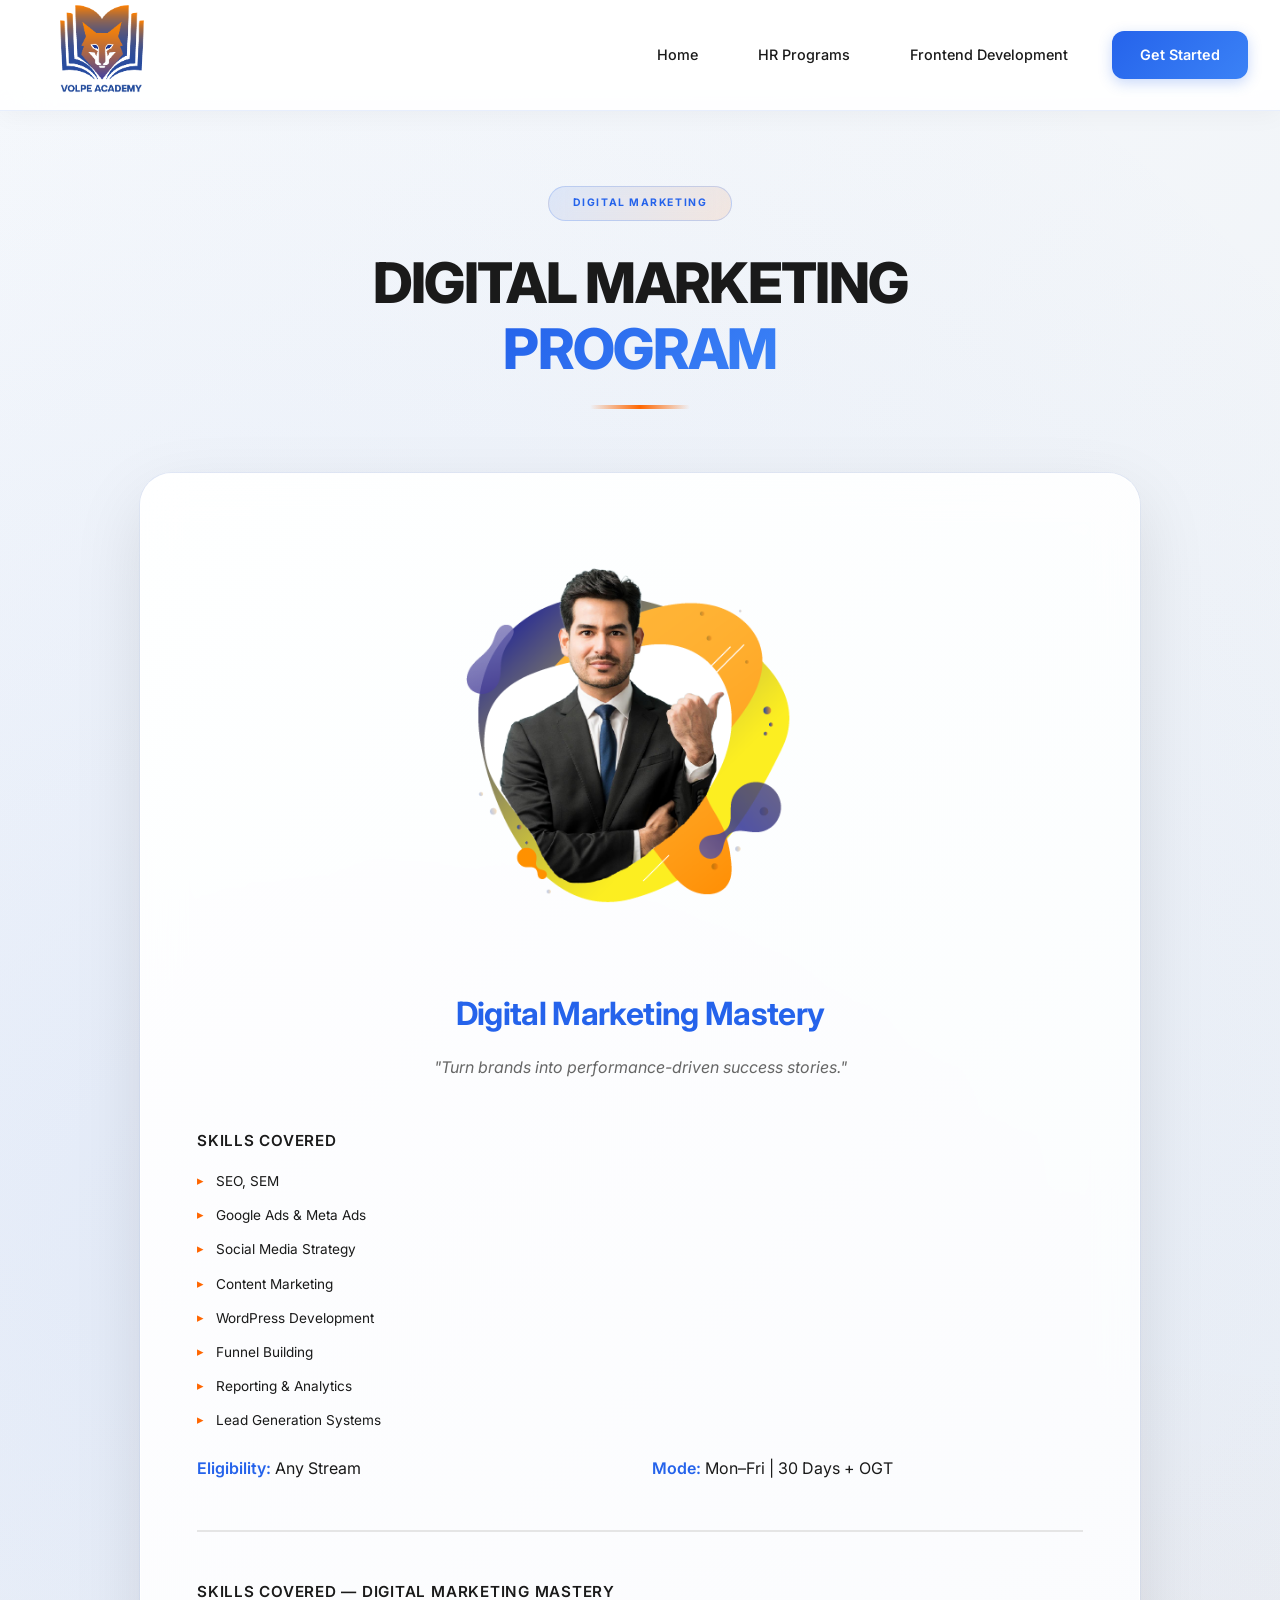
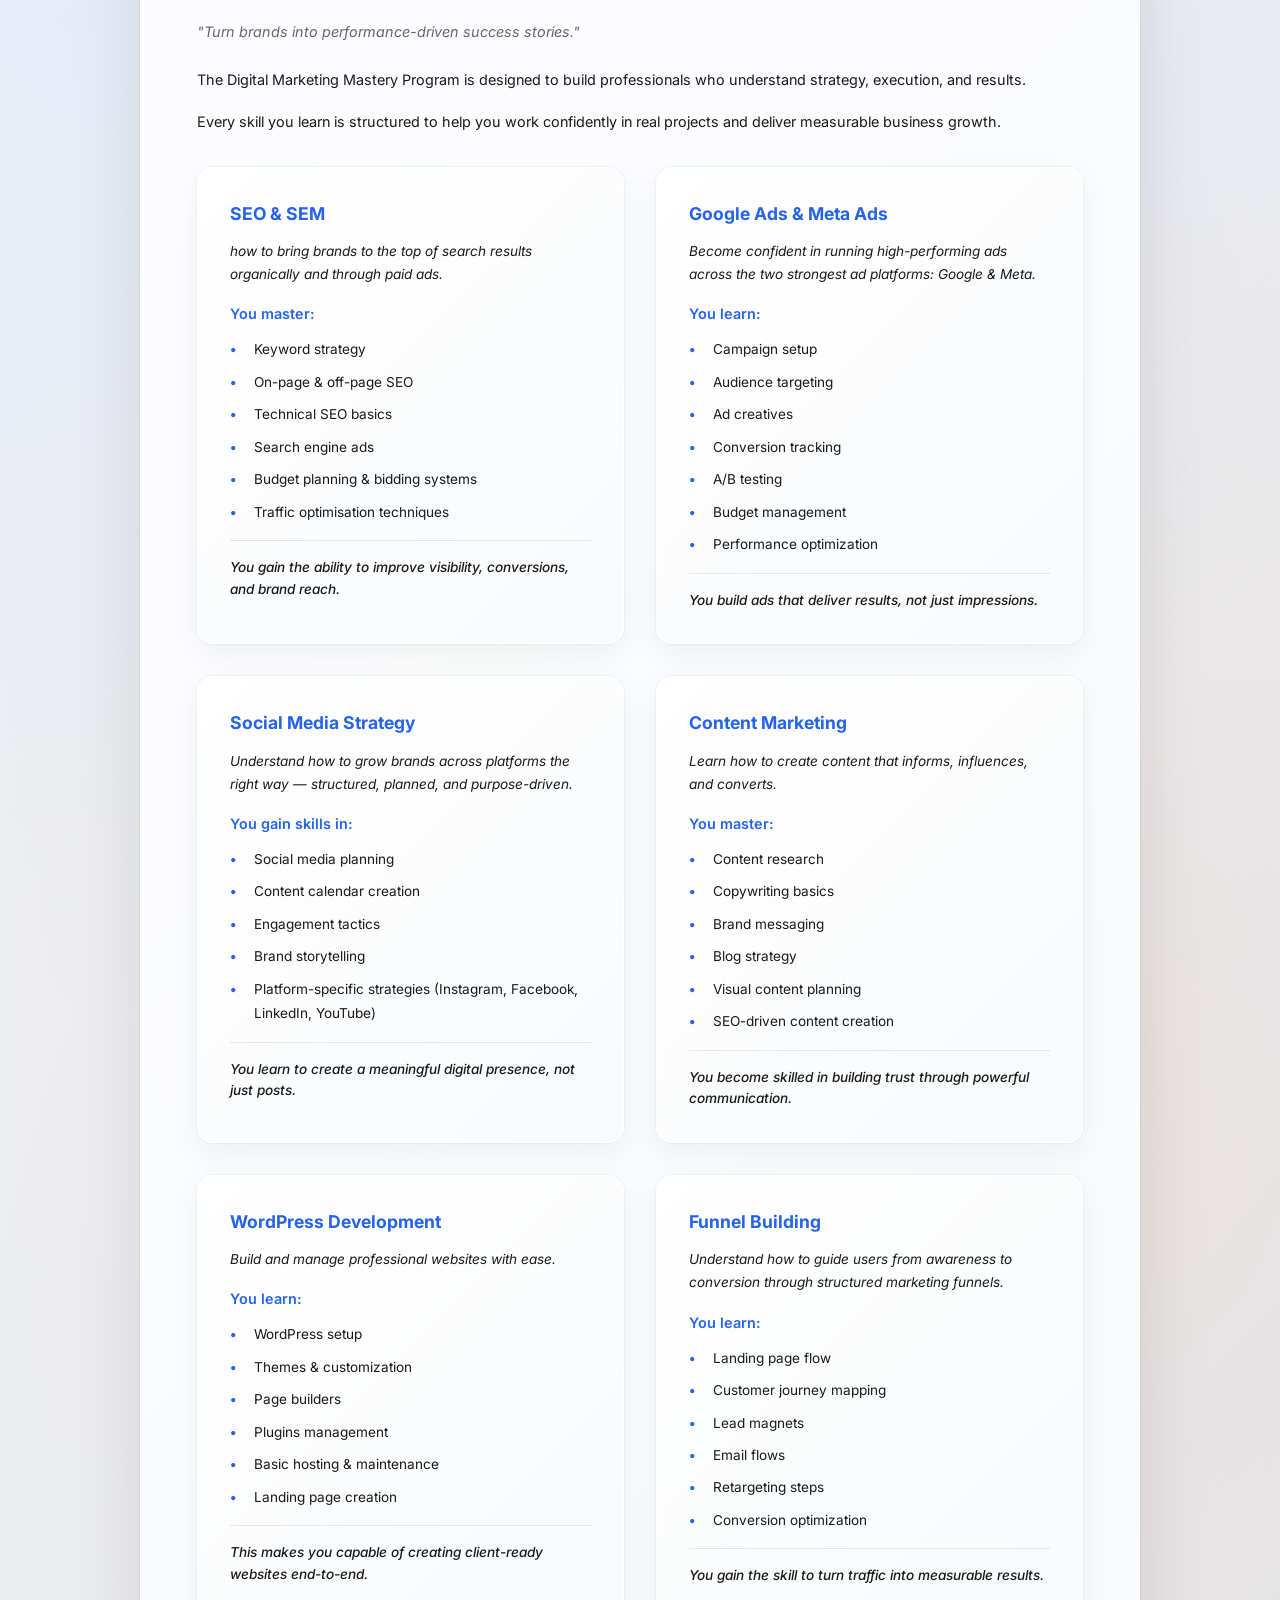
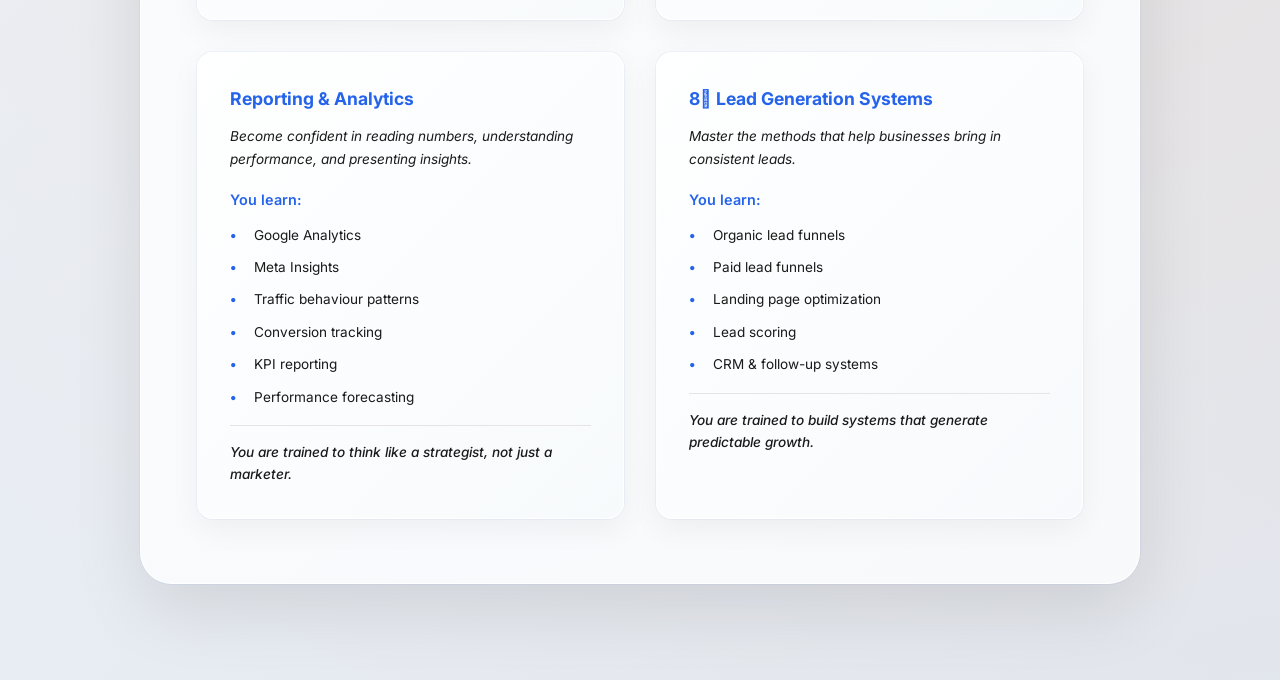
<file: volpe/digital-marketing.html>
<!DOCTYPE html>
<html lang="en">
<head>
	<meta charset="UTF-8">
	<meta name="viewport" content="width=device-width, initial-scale=1.0">
	<title>Digital Marketing | Volpe Academy</title>

	<link rel="stylesheet" href="styles.css">
	<link rel="preconnect" href="https://fonts.googleapis.com">
	<link rel="preconnect" href="https://fonts.gstatic.com" crossorigin>
	<link href="https://fonts.googleapis.com/css2?family=Inter:wght@300;400;500;600;700&display=swap" rel="stylesheet">
</head>
<body>
	<header class="header">
		<nav class="nav">
			<div class="nav-container">
				 <div class="logo">
                    <a href="index.html">
                        <img src="images/volpe logo.png" alt="Volpe Academy" class="nav-logo" />
                    </a>
                </div>
				<button class="hamburger-menu" aria-label="Toggle menu">
					<span></span>
					<span></span>
					<span></span>
				</button>
				<div class="nav-links">
					<a href="index.html">Home</a>
					<a href="hrprograms.html">HR Programs</a>
					<a href="frontend-development.html">Frontend Development</a>
					<a href="index.html#contact" class="nav-cta">Get Started</a>
				</div>
			</div>
		</nav>
	</header>

	<main style="padding-top: 90px;">
		<section class="digital-marketing-section" id="digital-marketing">
			<div class="dm-background-pattern"></div>
			<div class="digital-marketing-container">
				<div class="dm-section-header">
					<div class="dm-badge">
						<span>DIGITAL MARKETING</span>
					</div>
					<h2 class="dm-main-title">
						<span class="dm-title-line">DIGITAL MARKETING</span>
						<span class="dm-title-accent">PROGRAM</span>
					</h2>
					
					<div class="dm-title-divider"></div>
				</div>
	
				<div class="dm-course-wrapper">
					<div class="dm-course-card">
						<div class="dm-card-header">
							<div class="it-icon-wrapper">
								<div class="it-icon-bg"></div>
								<img src="images/boy bg.png" alt="Digital Marketing" class="it-icon-img">
							</div>
							<h4 class="dm-course-title">Digital Marketing Mastery</h4>
							<p class="dm-course-tagline">"Turn brands into performance-driven success stories."</p>
						</div>
			
						<div class="dm-course-content">
							<h5 class="course-section-title">Skills Covered</h5>
							<ul class="course-list">
								<li class="course-item">SEO, SEM</li>
								<li class="course-item">Google Ads & Meta Ads</li>
								<li class="course-item">Social Media Strategy</li>
								<li class="course-item">Content Marketing</li>
								<li class="course-item">WordPress Development</li>
								<li class="course-item">Funnel Building</li>
								<li class="course-item">Reporting & Analytics</li>
								<li class="course-item">Lead Generation Systems</li>
							</ul>

							<div class="it-course-details">
								<p class="course-eligibility"><strong>Eligibility:</strong> Any Stream</p>
								<p class="course-mode"><strong>Mode:</strong> Mon–Fri | 30 Days + OGT</p>
							</div>

							<div class="dm-detailed-section">
								<h5 class="course-section-title">Skills Covered — Digital Marketing Mastery</h5>
								<p class="course-tagline">"Turn brands into performance-driven success stories."</p>
								<p class="dm-intro">The Digital Marketing Mastery Program is designed to build professionals who understand strategy, execution, and results.</p>
								<p class="dm-intro">Every skill you learn is structured to help you work confidently in real projects and deliver measurable business growth.</p>

								<div class="modules-section">
									<div class="module-item">
										<h6 class="module-number">SEO & SEM</h6>
										<p class="module-description">how to bring brands to the top of search results organically and through paid ads.</p>
										<p class="module-subtitle">You master:</p>
										<ul class="module-list">
											<li>Keyword strategy</li>
											<li>On-page & off-page SEO</li>
											<li>Technical SEO basics</li>
											<li>Search engine ads</li>
											<li>Budget planning & bidding systems</li>
											<li>Traffic optimisation techniques</li>
										</ul>
										<p class="module-outcome">You gain the ability to improve visibility, conversions, and brand reach.</p>
									</div>

									<div class="module-item">
										<h6 class="module-number">Google Ads & Meta Ads</h6>
										<p class="module-description">Become confident in running high-performing ads across the two strongest ad platforms: Google & Meta.</p>
										<p class="module-subtitle">You learn:</p>
										<ul class="module-list">
											<li>Campaign setup</li>
											<li>Audience targeting</li>
											<li>Ad creatives</li>
											<li>Conversion tracking</li>
											<li>A/B testing</li>
											<li>Budget management</li>
											<li>Performance optimization</li>
										</ul>
										<p class="module-outcome">You build ads that deliver results, not just impressions.</p>
									</div>

									<div class="module-item">
										<h6 class="module-number">Social Media Strategy</h6>
										<p class="module-description">Understand how to grow brands across platforms the right way — structured, planned, and purpose-driven.</p>
										<p class="module-subtitle">You gain skills in:</p>
										<ul class="module-list">
											<li>Social media planning</li>
											<li>Content calendar creation</li>
											<li>Engagement tactics</li>
											<li>Brand storytelling</li>
											<li>Platform-specific strategies (Instagram, Facebook, LinkedIn, YouTube)</li>
										</ul>
										<p class="module-outcome">You learn to create a meaningful digital presence, not just posts.</p>
									</div>

									<div class="module-item">
										<h6 class="module-number">Content Marketing</h6>
										<p class="module-description">Learn how to create content that informs, influences, and converts.</p>
										<p class="module-subtitle">You master:</p>
										<ul class="module-list">
											<li>Content research</li>
											<li>Copywriting basics</li>
											<li>Brand messaging</li>
											<li>Blog strategy</li>
											<li>Visual content planning</li>
											<li>SEO-driven content creation</li>
										</ul>
										<p class="module-outcome">You become skilled in building trust through powerful communication.</p>
									</div>

									<div class="module-item">
										<h6 class="module-number">WordPress Development</h6>
										<p class="module-description">Build and manage professional websites with ease.</p>
										<p class="module-subtitle">You learn:</p>
										<ul class="module-list">
											<li>WordPress setup</li>
											<li>Themes & customization</li>
											<li>Page builders</li>
											<li>Plugins management</li>
											<li>Basic hosting & maintenance</li>
											<li>Landing page creation</li>
										</ul>
										<p class="module-outcome">This makes you capable of creating client-ready websites end-to-end.</p>
									</div>

									<div class="module-item">
										<h6 class="module-number">Funnel Building</h6>
										<p class="module-description">Understand how to guide users from awareness to conversion through structured marketing funnels.</p>
										<p class="module-subtitle">You learn:</p>
										<ul class="module-list">
											<li>Landing page flow</li>
											<li>Customer journey mapping</li>
											<li>Lead magnets</li>
											<li>Email flows</li>
											<li>Retargeting steps</li>
											<li>Conversion optimization</li>
										</ul>
										<p class="module-outcome">You gain the skill to turn traffic into measurable results.</p>
									</div>

									<div class="module-item">
										<h6 class="module-number">Reporting & Analytics</h6>
										<p class="module-description">Become confident in reading numbers, understanding performance, and presenting insights.</p>
										<p class="module-subtitle">You learn:</p>
										<ul class="module-list">
											<li>Google Analytics</li>
											<li>Meta Insights</li>
											<li>Traffic behaviour patterns</li>
											<li>Conversion tracking</li>
											<li>KPI reporting</li>
											<li>Performance forecasting</li>
										</ul>
										<p class="module-outcome">You are trained to think like a strategist, not just a marketer.</p>
									</div>

									<div class="module-item">
										<h6 class="module-number">8⃣ Lead Generation Systems</h6>
										<p class="module-description">Master the methods that help businesses bring in consistent leads.</p>
										<p class="module-subtitle">You learn:</p>
										<ul class="module-list">
											<li>Organic lead funnels</li>
											<li>Paid lead funnels</li>
											<li>Landing page optimization</li>
											<li>Lead scoring</li>
											<li>CRM & follow-up systems</li>
										</ul>
										<p class="module-outcome">You are trained to build systems that generate predictable growth.</p>
									</div>
								</div>
							</div>
						</div>
					</div>
				</div>
			</section>
	</main>

	<script src="scripts.js"></script>
</body>
</html>
</file>
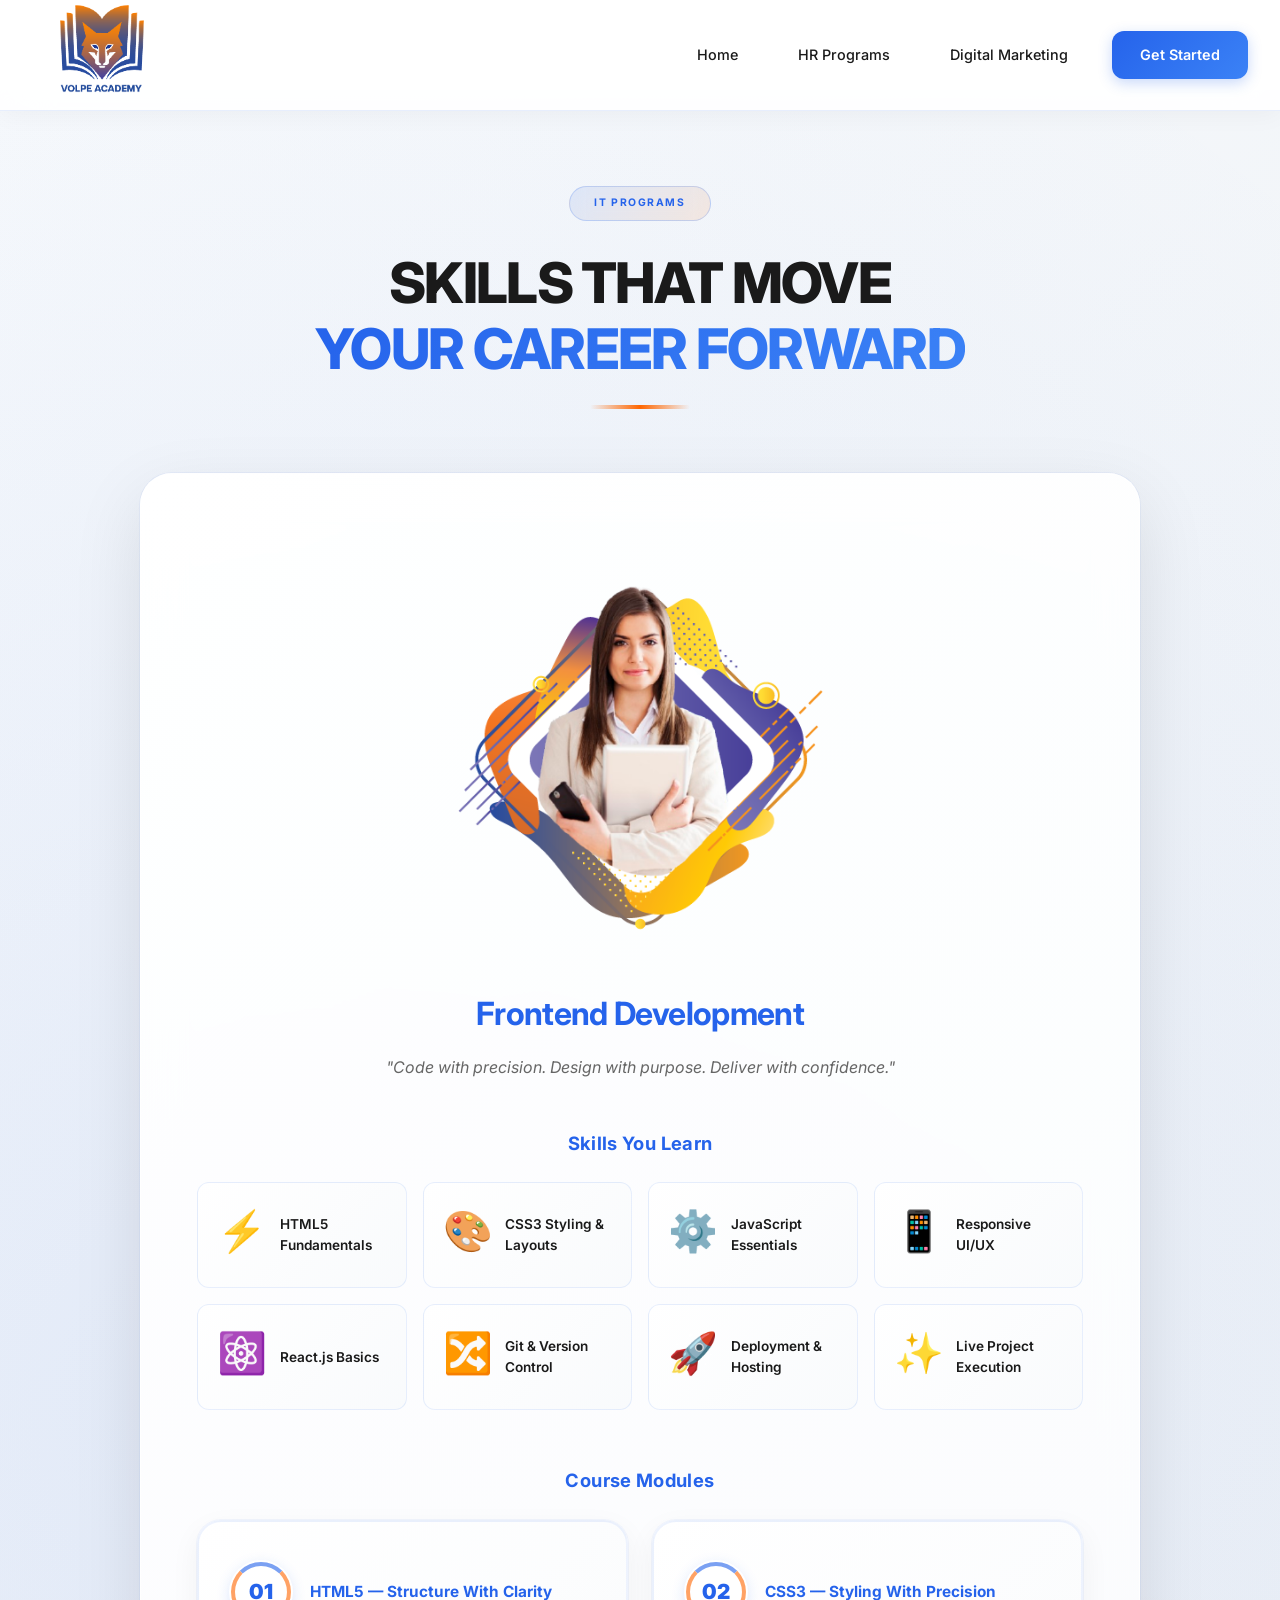
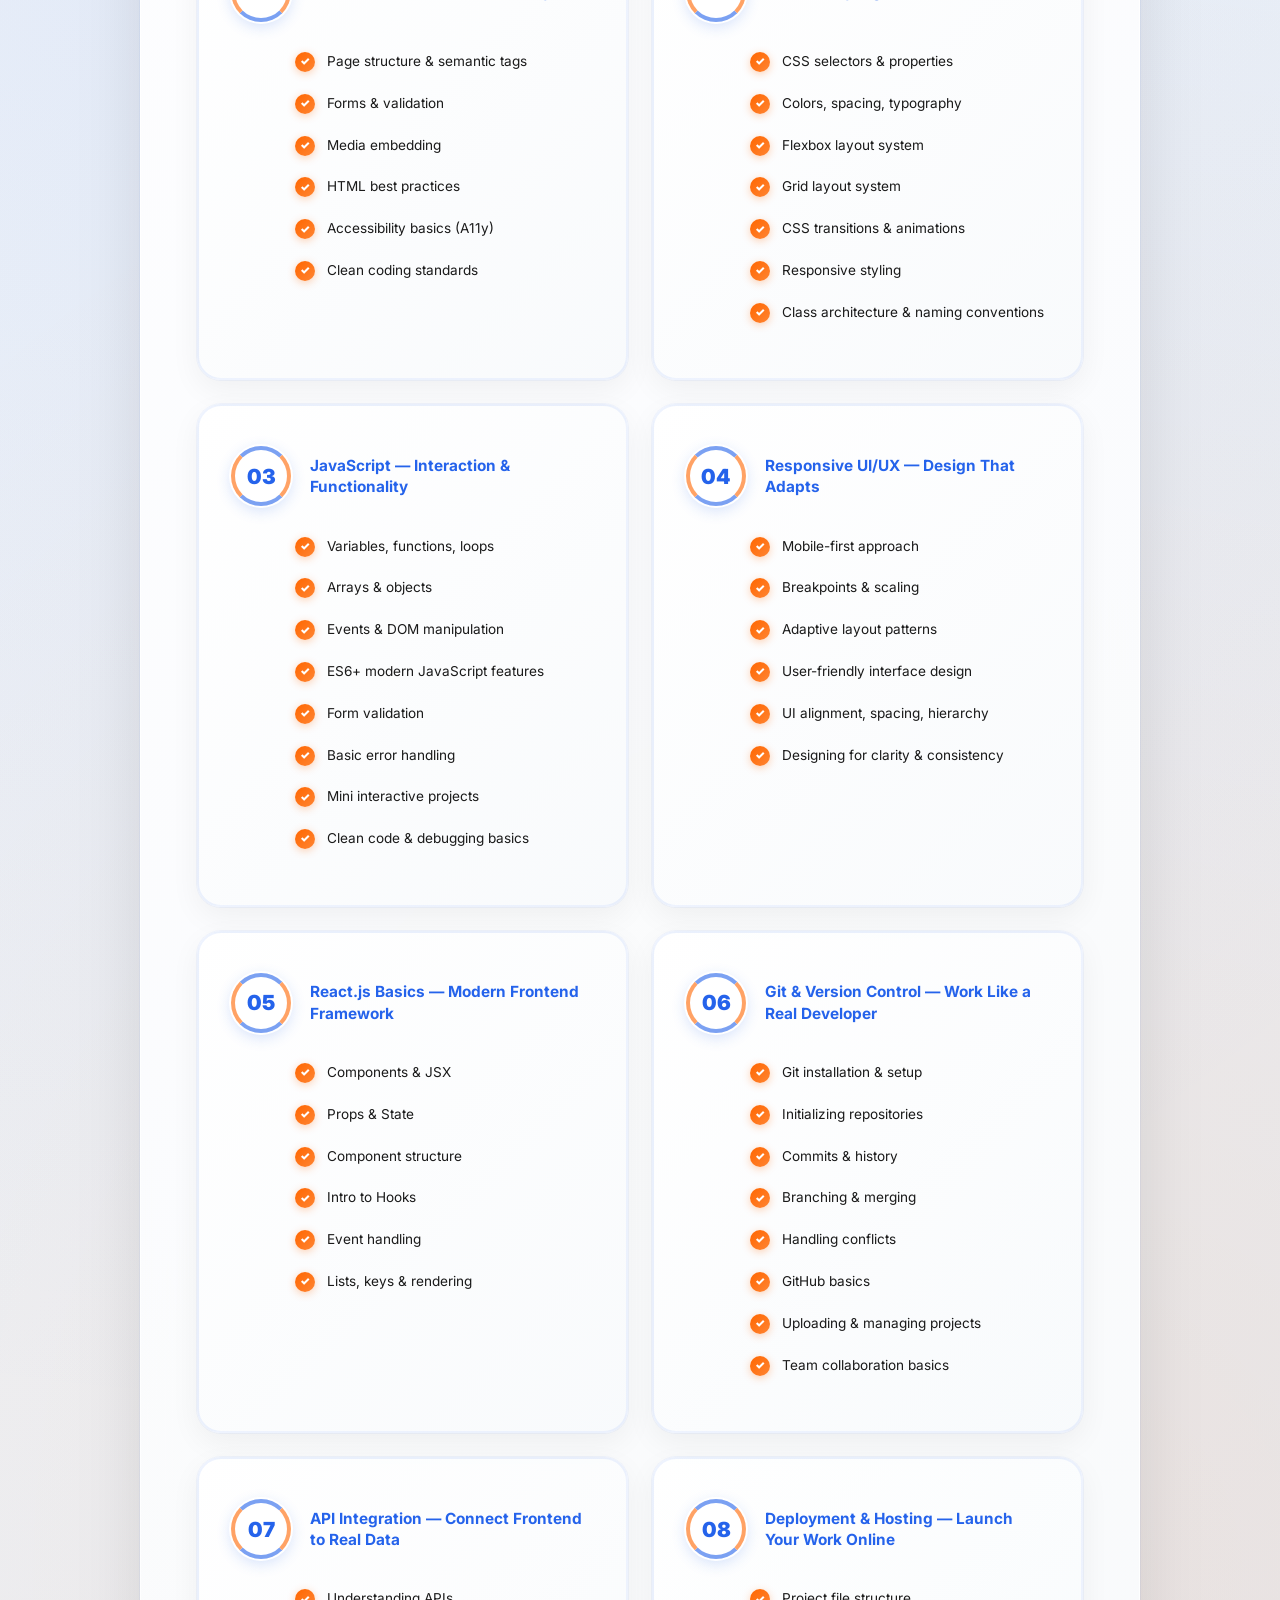
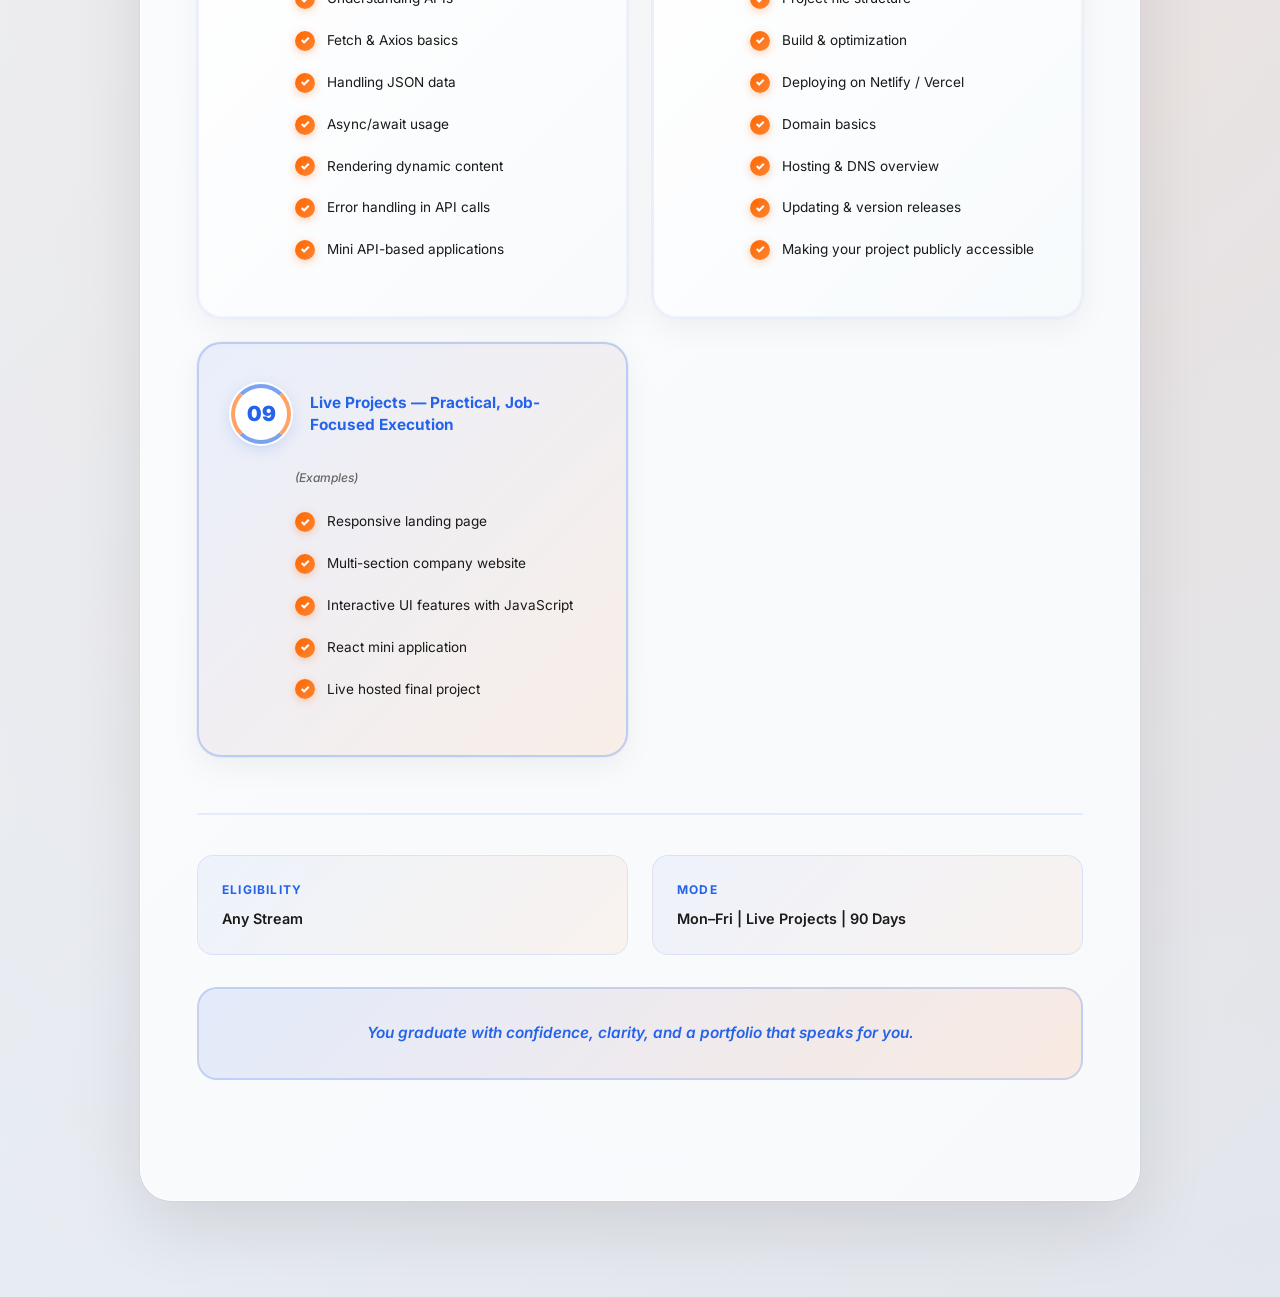
<file: volpe/frontend-development.html>
<!DOCTYPE html>
<html lang="en">
<head>
	<meta charset="UTF-8">
	<meta name="viewport" content="width=device-width, initial-scale=1.0">
	<title>Frontend Development | Volpe Academy</title>

	<link rel="stylesheet" href="styles.css">
	<link rel="preconnect" href="https://fonts.googleapis.com">
	<link rel="preconnect" href="https://fonts.gstatic.com" crossorigin>
	<link href="https://fonts.googleapis.com/css2?family=Inter:wght@300;400;500;600;700&display=swap" rel="stylesheet">
</head>
<body>
	<header class="header">
		<nav class="nav">
			<div class="nav-container">
				 <div class="logo">
                    <a href="index.html">
                        <img src="images/volpe logo.png" alt="Volpe Academy" class="nav-logo" />
                    </a>
                </div>
				<button class="hamburger-menu" aria-label="Toggle menu">
					<span></span>
					<span></span>
					<span></span>
				</button>
				<div class="nav-links">
					<a href="index.html">Home</a>
					<a href="hrprograms.html">HR Programs</a>
					<a href="digital-marketing.html">Digital Marketing</a>
					<a href="index.html#contact" class="nav-cta">Get Started</a>
				</div>
			</div>
		</nav>
	</header>

	<main style="padding-top: 90px;">
		<section class="it-programs-section" id="frontend-development">
			<div class="it-background-pattern"></div>
			<div class="it-programs-container">
				<div class="it-section-header">
					<div class="it-badge">
						<span>IT PROGRAMS</span>
					</div>
					<h2 class="it-main-title">
						<span class="it-title-line">SKILLS THAT MOVE</span>
						<span class="it-title-accent">YOUR CAREER FORWARD</span>
					</h2>
					<div class="it-title-divider"></div>
				</div>
                
				<div class="it-course-wrapper">
					<div class="it-course-card">
						<div class="it-card-header">
							<div class="it-icon-wrapper">
								<div class="it-icon-bg"></div>
								<img src="images/gi bg.png" alt="Frontend" class="it-icon-img">
							</div>
							<h4 class="it-course-title">Frontend Development</h4>
							<p class="it-course-tagline">"Code with precision. Design with purpose. Deliver with confidence."</p>
						</div>
                        
						<div class="it-course-content">
							<div class="it-skills-section">
								<h5 class="it-section-label">Skills You Learn</h5>
								<div class="it-skills-grid">
									<div class="it-skill-card">
										<span class="it-skill-icon">⚡</span>
										<span class="it-skill-text">HTML5 Fundamentals</span>
									</div>
									<div class="it-skill-card">
										<span class="it-skill-icon">🎨</span>
										<span class="it-skill-text">CSS3 Styling & Layouts</span>
									</div>
									<div class="it-skill-card">
										<span class="it-skill-icon">⚙️</span>
										<span class="it-skill-text">JavaScript Essentials</span>
									</div>
									<div class="it-skill-card">
										<span class="it-skill-icon">📱</span>
										<span class="it-skill-text">Responsive UI/UX</span>
									</div>
									<div class="it-skill-card">
										<span class="it-skill-icon">⚛️</span>
										<span class="it-skill-text">React.js Basics</span>
									</div>
									<div class="it-skill-card">
										<span class="it-skill-icon">🔀</span>
										<span class="it-skill-text">Git & Version Control</span>
									</div>
									<div class="it-skill-card">
										<span class="it-skill-icon">🚀</span>
										<span class="it-skill-text">Deployment & Hosting</span>
									</div>
									<div class="it-skill-card">
										<span class="it-skill-icon">✨</span>
										<span class="it-skill-text">Live Project Execution</span>
									</div>
								</div>
							</div>

							<div class="it-modules-section">
								<h5 class="it-section-label">Course Modules</h5>
								<div class="it-modules-container">
									<div class="it-module-card">
										<div class="it-module-header">
											<span class="it-module-number">01</span>
											<h6 class="it-module-title">HTML5 — Structure With Clarity</h6>
										</div>
										<ul class="it-module-list">
										<li>Page structure & semantic tags</li>
										<li>Forms & validation</li>
										<li>Media embedding</li>
										<li>HTML best practices</li>
										<li>Accessibility basics (A11y)</li>
										<li>Clean coding standards</li>
									</ul>
									</div>

									<div class="it-module-card">
										<div class="it-module-header">
											<span class="it-module-number">02</span>
											<h6 class="it-module-title">CSS3 — Styling With Precision</h6>
										</div>
										<ul class="it-module-list">
										<li>CSS selectors & properties</li>
										<li>Colors, spacing, typography</li>
										<li>Flexbox layout system</li>
										<li>Grid layout system</li>
										<li>CSS transitions & animations</li>
										<li>Responsive styling</li>
										<li>Class architecture & naming conventions</li>
									</ul>
									</div>

									<div class="it-module-card">
										<div class="it-module-header">
											<span class="it-module-number">03</span>
											<h6 class="it-module-title">JavaScript — Interaction & Functionality</h6>
										</div>
										<ul class="it-module-list">
										<li>Variables, functions, loops</li>
										<li>Arrays & objects</li>
										<li>Events & DOM manipulation</li>
										<li>ES6+ modern JavaScript features</li>
										<li>Form validation</li>
										<li>Basic error handling</li>
										<li>Mini interactive projects</li>
										<li>Clean code & debugging basics</li>
									</ul>
									</div>

									<div class="it-module-card">
										<div class="it-module-header">
											<span class="it-module-number">04</span>
											<h6 class="it-module-title">Responsive UI/UX — Design That Adapts</h6>
										</div>
										<ul class="it-module-list">
										<li>Mobile-first approach</li>
										<li>Breakpoints & scaling</li>
										<li>Adaptive layout patterns</li>
										<li>User-friendly interface design</li>
										<li>UI alignment, spacing, hierarchy</li>
										<li>Designing for clarity & consistency</li>
									</ul>
									</div>

									<div class="it-module-card">
										<div class="it-module-header">
											<span class="it-module-number">05</span>
											<h6 class="it-module-title">React.js Basics — Modern Frontend Framework</h6>
										</div>
										<ul class="it-module-list">
										<li>Components & JSX</li>
										<li>Props & State</li>
										<li>Component structure</li>
										<li>Intro to Hooks</li>
										<li>Event handling</li>
										<li>Lists, keys & rendering</li>
									</ul>
									</div>

									<div class="it-module-card">
										<div class="it-module-header">
											<span class="it-module-number">06</span>
											<h6 class="it-module-title">Git & Version Control — Work Like a Real Developer</h6>
										</div>
										<ul class="it-module-list">
										<li>Git installation & setup</li>
										<li>Initializing repositories</li>
										<li>Commits & history</li>
										<li>Branching & merging</li>
										<li>Handling conflicts</li>
										<li>GitHub basics</li>
										<li>Uploading & managing projects</li>
										<li>Team collaboration basics</li>
									</ul>
									</div>

									<div class="it-module-card">
										<div class="it-module-header">
											<span class="it-module-number">07</span>
											<h6 class="it-module-title">API Integration — Connect Frontend to Real Data</h6>
										</div>
										<ul class="it-module-list">
										<li>Understanding APIs</li>
										<li>Fetch & Axios basics</li>
										<li>Handling JSON data</li>
										<li>Async/await usage</li>
										<li>Rendering dynamic content</li>
										<li>Error handling in API calls</li>
										<li>Mini API-based applications</li>
									</ul>
									</div>

									<div class="it-module-card">
										<div class="it-module-header">
											<span class="it-module-number">08</span>
											<h6 class="it-module-title">Deployment & Hosting — Launch Your Work Online</h6>
										</div>
										<ul class="it-module-list">
										<li>Project file structure</li>
										<li>Build & optimization</li>
										<li>Deploying on Netlify / Vercel</li>
										<li>Domain basics</li>
										<li>Hosting & DNS overview</li>
										<li>Updating & version releases</li>
										<li>Making your project publicly accessible</li>
									</ul>
									</div>

									<div class="it-module-card it-module-highlight">
										<div class="it-module-header">
											<span class="it-module-number">09</span>
											<h6 class="it-module-title">Live Projects — Practical, Job-Focused Execution</h6>
										</div>
										<p class="it-module-examples">(Examples)</p>
										<ul class="it-module-list">
										<li>Responsive landing page</li>
										<li>Multi-section company website</li>
										<li>Interactive UI features with JavaScript</li>
										<li>React mini application</li>
										<li>Live hosted final project</li>
										</ul>
									</div>
								</div>

								<div class="it-course-footer">
									<div class="it-course-details">
										<div class="it-detail-item">
											<span class="it-detail-label">Eligibility</span>
											<span class="it-detail-value">Any Stream</span>
										</div>
										<div class="it-detail-item">
											<span class="it-detail-label">Mode</span>
											<span class="it-detail-value">Mon–Fri | Live Projects | 90 Days</span>
										</div>
									</div>
									<div class="it-graduation-box">
										<p class="it-graduation-statement">You graduate with confidence, clarity, and a portfolio that speaks for you.</p>
									</div>
								</div>
							</div>
							</div>
						</section>
	</main>

	<script src="scripts.js"></script>
</body>
</html>
</file>
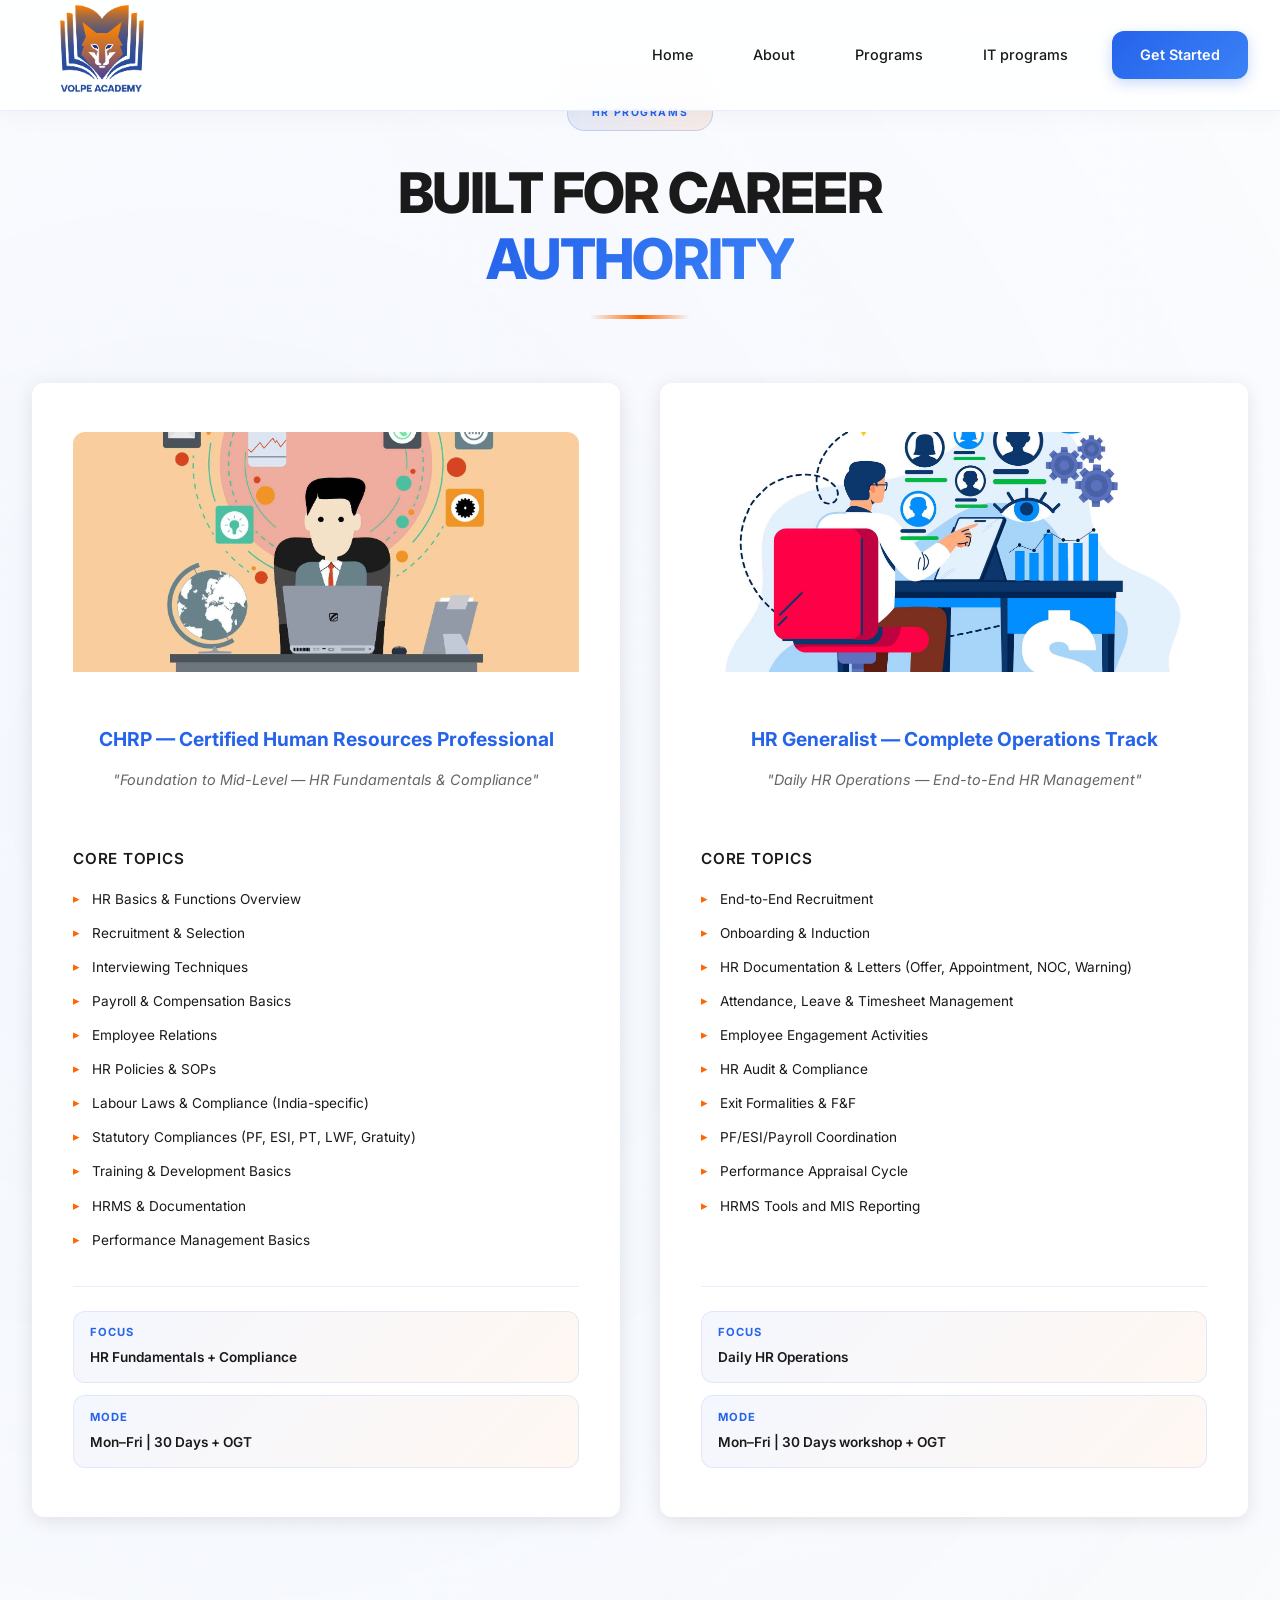
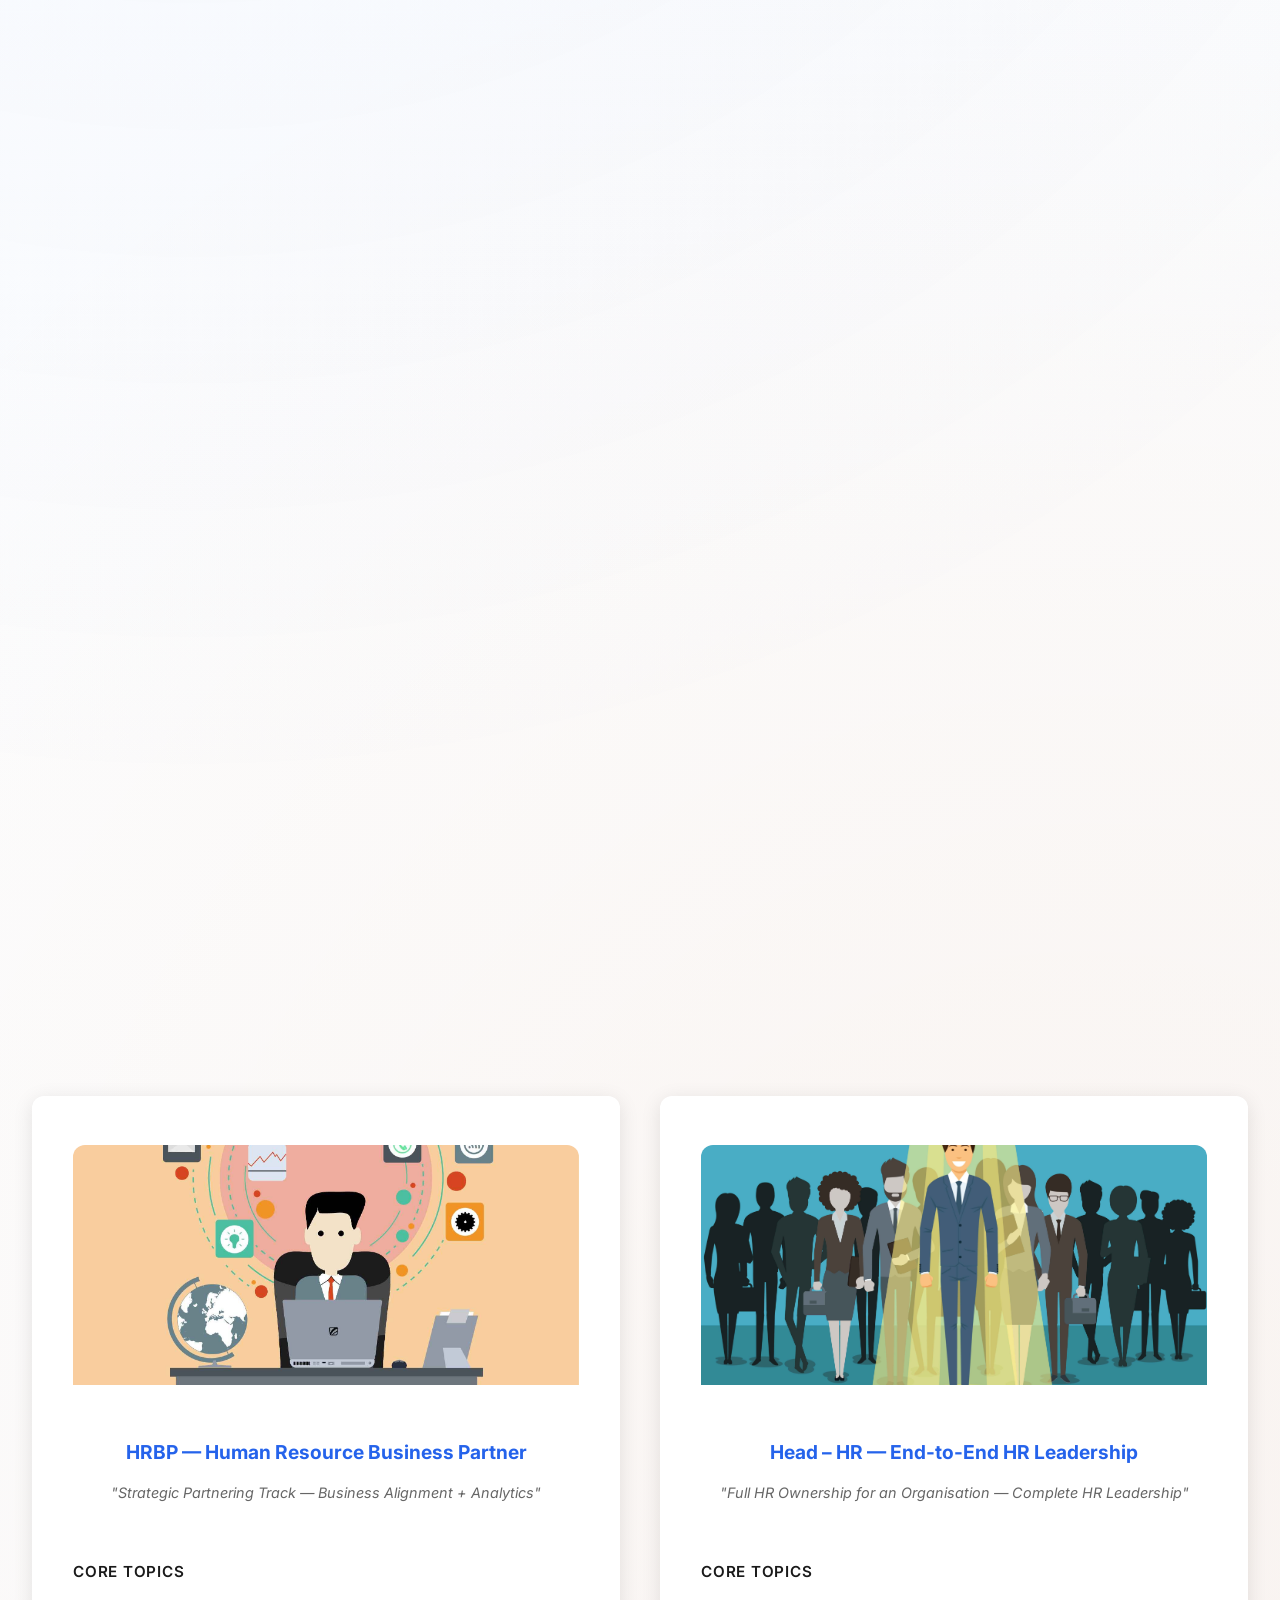
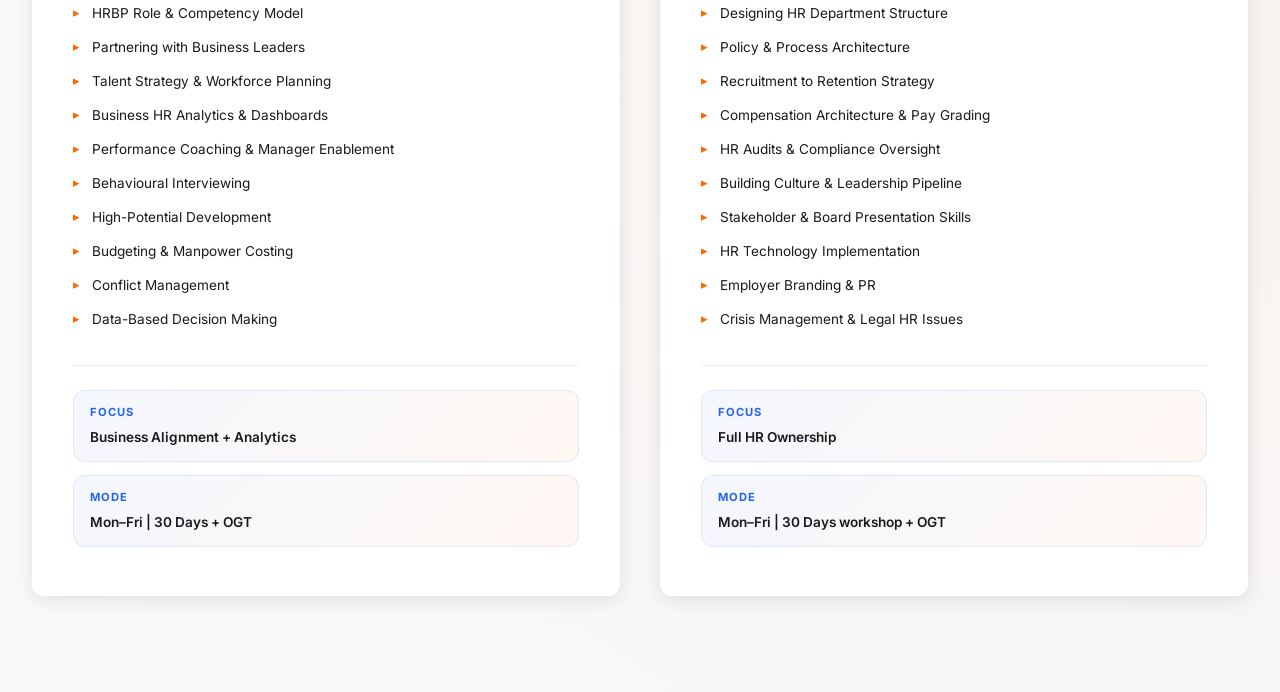
<file: volpe/hrprograms.html>
<!DOCTYPE html>
<html lang="en">
<head>
    <meta charset="UTF-8">
    <meta name="viewport" content="width=device-width, initial-scale=1.0">
    <title>HR Programs | Volpe Academy</title>
    <link rel="stylesheet" href="styles.css">
    <link rel="preconnect" href="https://fonts.googleapis.com">
    <link rel="preconnect" href="https://fonts.gstatic.com" crossorigin>
    <link href="https://fonts.googleapis.com/css2?family=Inter:wght@300;400;500;600;700&display=swap" rel="stylesheet">
</head>
<body>
    <header class="header">
        <nav class="nav">
            <div class="nav-container">
                 <div class="logo">
                    <a href="index.html">
                        <img src="images/volpe logo.png" alt="Volpe Academy" class="nav-logo" />
                    </a>
                </div>
                <button class="hamburger-menu" aria-label="Toggle menu">
                    <span></span>
                    <span></span>
                    <span></span>
                </button>
                <div class="nav-links">
                    <a href="index.html">Home</a>
                    <a href="index.html#about">About</a>
                    <a href="index.html#programs">Programs</a>
                    <a href="itprograms.html">IT programs</a>
                    <a href="index.html#contact" class="nav-cta">Get Started</a>
                </div>
            </div>
        </nav>
    </header>

    <main>
        <section class="courses-section" id="hr-programs">
            <div class="courses-background-pattern"></div>
            <div class="courses-container">
                <div class="courses-section-header">
                    <div class="courses-badge">
                        <span>HR PROGRAMS</span>
                    </div>
                    <h2 class="courses-main-title">
                        <span class="courses-title-line">BUILT FOR CAREER</span>
                        <span class="courses-title-accent">AUTHORITY</span>
                    </h2>
                    <div class="courses-title-divider"></div>
                </div>
                
                <div class="courses-grid">
                    <!-- CHRP -->
                    <div class="course-card">
                        <div class="course-image">
        <img src="images/acc_11zon.jpg" alt="CHRP Course Banner">
    </div>
                        <div class="course-card-header">
                            <div class="course-icon-wrapper">
                             <i class="fas fa-bullseye"></i>
                            </div>
                            <h4 class="course-title">CHRP — Certified Human Resources Professional</h4>
                            <p class="course-tagline">"Foundation to Mid-Level — HR Fundamentals & Compliance"</p>
                        </div>
                        <div class="course-content">
                            <h5 class="course-section-title">Core Topics</h5>
                            <ul class="course-list">
                                <li class="course-item">HR Basics & Functions Overview</li>
                                <li class="course-item">Recruitment & Selection</li>
                                <li class="course-item">Interviewing Techniques</li>
                                <li class="course-item">Payroll & Compensation Basics</li>
                                <li class="course-item">Employee Relations</li>
                                <li class="course-item">HR Policies & SOPs</li>
                                <li class="course-item">Labour Laws & Compliance (India-specific)</li>
                                <li class="course-item">Statutory Compliances (PF, ESI, PT, LWF, Gratuity)</li>
                                <li class="course-item">Training & Development Basics</li>
                                <li class="course-item">HRMS & Documentation</li>
                                <li class="course-item">Performance Management Basics</li>
                            </ul>
                            <div class="course-footer">
                                <div class="course-detail-item">
                                    <span class="course-detail-label">Focus</span>
                                    <span class="course-detail-value">HR Fundamentals + Compliance</span>
                                </div>
                                <div class="course-detail-item">
                                    <span class="course-detail-label">Mode</span>
                                    <span class="course-detail-value">Mon–Fri | 30 Days + OGT</span>
                                </div>
                            </div>
                        </div>
                    </div>

                    <!-- HR Generalist -->
             
                    <div class="course-card">
                                  <div class="course-image">
        <img src="images/hrgeneral_11zon.jpg" alt="CHRP Course Banner">
    </div>
                        <div class="course-card-header">
                            <div class="course-icon-wrapper">
<i class="fas fa-user-tie"></i>
                            </div>
                            <h4 class="course-title">HR Generalist — Complete Operations Track</h4>
                            <p class="course-tagline">"Daily HR Operations — End-to-End HR Management"</p>
                        </div>
                        <div class="course-content">
                            <h5 class="course-section-title">Core Topics</h5>
                            <ul class="course-list">
                                <li class="course-item">End-to-End Recruitment</li>
                                <li class="course-item">Onboarding & Induction</li>
                                <li class="course-item">HR Documentation & Letters (Offer, Appointment, NOC, Warning)</li>
                                <li class="course-item">Attendance, Leave & Timesheet Management</li>
                                <li class="course-item">Employee Engagement Activities</li>
                                <li class="course-item">HR Audit & Compliance</li>
                                <li class="course-item">Exit Formalities & F&F</li>
                                <li class="course-item">PF/ESI/Payroll Coordination</li>
                                <li class="course-item">Performance Appraisal Cycle</li>
                                <li class="course-item">HRMS Tools and MIS Reporting</li>
                            </ul>
                            <div class="course-footer">
                                <div class="course-detail-item">
                                    <span class="course-detail-label">Focus</span>
                                    <span class="course-detail-value">Daily HR Operations</span>
                                </div>
                                <div class="course-detail-item">
                                    <span class="course-detail-label">Mode</span>
                                    <span class="course-detail-value">Mon–Fri | 30 Days workshop + OGT</span>
                                </div>
                            </div>
                        </div>
                    </div>

                    <!-- CHR Manager -->
                    <div class="course-card">
                          <div class="course-image">
        <img src="images/chrp_11zon.jpg" alt="CHRP Course Banner">
    </div>
                        <div class="course-card-header">
                            <div class="course-icon-wrapper">
<i class="fas fa-chart-line"></i>
                            </div>
                            <h4 class="course-title">CHR Manager — Core HR Manager</h4>
                            <p class="course-tagline">"Managing HR Teams & Processes — Leadership in HR Operations"</p>
                        </div>
                        <div class="course-content">
                            <h5 class="course-section-title">Core Topics</h5>
                            <ul class="course-list">
                                <li class="course-item">Team Management & HR Operations Supervision</li>
                                <li class="course-item">Policy Creation & Implementation</li>
                                <li class="course-item">Advanced Recruitment Strategy</li>
                                <li class="course-item">Conflict Resolution & Employee Relations</li>
                                <li class="course-item">KPI/KRA Setting & Implementation</li>
                                <li class="course-item">Talent Management</li>
                                <li class="course-item">Compensation Benchmarking</li>
                                <li class="course-item">HR Budgeting</li>
                                <li class="course-item">Leadership Skills for HR Managers</li>
                                <li class="course-item">Statutory Audit Handling</li>
                            </ul>
                            <div class="course-footer">
                                <div class="course-detail-item">
                                    <span class="course-detail-label">Focus</span>
                                    <span class="course-detail-value">Managing HR Teams & Processes</span>
                                </div>
                                <div class="course-detail-item">
                                    <span class="course-detail-label">Mode</span>
                                    <span class="course-detail-value">Mon–Fri | 30 Days OGT</span>
                                </div>
                            </div>
                        </div>
                    </div>

                    <!-- SPHR -->
                    <div class="course-card">
                          <div class="course-image">
        <img src="images/sphr_11zon.jpg" alt="CHRP Course Banner">
    </div>
                        <div class="course-card-header">
                            <div class="course-icon-wrapper">
<i class="fas fa-trophy"></i>
                            </div>
                            <h4 class="course-title">SPHR — Senior Professional in HR</h4>
                            <p class="course-tagline">"Senior-Level Global Certification — High-Level Strategic HR"</p>
                        </div>
                        <div class="course-content">
                            <h5 class="course-section-title">Core Topics</h5>
                            <ul class="course-list">
                                <li class="course-item">Strategic Workforce Planning</li>
                                <li class="course-item">Talent Retention & Succession</li>
                                <li class="course-item">Global HR Regulations & Cross-Country Practices</li>
                                <li class="course-item">Employee Value Proposition (EVP) Development</li>
                                <li class="course-item">Advanced HR Analytics & Predictive Modelling</li>
                                <li class="course-item">Change Management Frameworks</li>
                                <li class="course-item">Employee Experience (EX) Design</li>
                                <li class="course-item">Executive Coaching</li>
                                <li class="course-item">HR Risk, Governance & Compliance</li>
                                <li class="course-item">Organizational Behaviour & Culture Strategy</li>
                            </ul>
                            <div class="course-footer">
                                <div class="course-detail-item">
                                    <span class="course-detail-label">Focus</span>
                                    <span class="course-detail-value">High-Level Strategic HR</span>
                                </div>
                                <div class="course-detail-item">
                                    <span class="course-detail-label">Mode</span>
                                    <span class="course-detail-value">Mon–Fri | 30 Days workshop + OGT</span>
                                </div>
                            </div>
                        </div>
                    </div>

                    <!-- HRBP -->
                    <div class="course-card">
                          <div class="course-image">
        <img src="images/acc_11zon.jpg" alt="CHRP Course Banner">
    </div>
                        <div class="course-card-header">
                            <div class="course-icon-wrapper">
                           
                            </div>
                            <h4 class="course-title">HRBP — Human Resource Business Partner</h4>
                            <p class="course-tagline">"Strategic Partnering Track — Business Alignment + Analytics"</p>
                        </div>
                        <div class="course-content">
                            <h5 class="course-section-title">Core Topics</h5>
                            <ul class="course-list">
                                <li class="course-item">HRBP Role & Competency Model</li>
                                <li class="course-item">Partnering with Business Leaders</li>
                                <li class="course-item">Talent Strategy & Workforce Planning</li>
                                <li class="course-item">Business HR Analytics & Dashboards</li>
                                <li class="course-item">Performance Coaching & Manager Enablement</li>
                                <li class="course-item">Behavioural Interviewing</li>
                                <li class="course-item">High-Potential Development</li>
                                <li class="course-item">Budgeting & Manpower Costing</li>
                                <li class="course-item">Conflict Management</li>
                                <li class="course-item">Data-Based Decision Making</li>
                            </ul>
                            <div class="course-footer">
                                <div class="course-detail-item">
                                    <span class="course-detail-label">Focus</span>
                                    <span class="course-detail-value">Business Alignment + Analytics</span>
                                </div>
                                <div class="course-detail-item">
                                    <span class="course-detail-label">Mode</span>
                                    <span class="course-detail-value">Mon–Fri | 30 Days + OGT</span>
                                </div>
                            </div>
                        </div>
                    </div>

                    <!-- Head HR -->
                    <div class="course-card">
                          <div class="course-image">
        <img src="images/42426_11zon.jpg" alt="CHRP Course Banner">
    </div>
                        <div class="course-card-header">
                            <div class="course-icon-wrapper">
<i class="fas fa-briefcase"></i>
                            </div>
                            <h4 class="course-title">Head – HR — End-to-End HR Leadership</h4>
                            <p class="course-tagline">"Full HR Ownership for an Organisation — Complete HR Leadership"</p>
                        </div>
                        <div class="course-content">
                            <h5 class="course-section-title">Core Topics</h5>
                            <ul class="course-list">
                                <li class="course-item">Designing HR Department Structure</li>
                                <li class="course-item">Policy & Process Architecture</li>
                                <li class="course-item">Recruitment to Retention Strategy</li>
                                <li class="course-item">Compensation Architecture & Pay Grading</li>
                                <li class="course-item">HR Audits & Compliance Oversight</li>
                                <li class="course-item">Building Culture & Leadership Pipeline</li>
                                <li class="course-item">Stakeholder & Board Presentation Skills</li>
                                <li class="course-item">HR Technology Implementation</li>
                                <li class="course-item">Employer Branding & PR</li>
                                <li class="course-item">Crisis Management & Legal HR Issues</li>
                            </ul>
                            <div class="course-footer">
                                <div class="course-detail-item">
                                    <span class="course-detail-label">Focus</span>
                                    <span class="course-detail-value">Full HR Ownership</span>
                                </div>
                                <div class="course-detail-item">
                                    <span class="course-detail-label">Mode</span>
                                    <span class="course-detail-value">Mon–Fri | 30 Days workshop + OGT</span>
                                </div>
                            </div>
                        </div>
                    </div>
                </div>
            </div>
        </section>
    </main>

    <script src="scripts.js"></script>
</body>
</html>
</file>
<file: volpe/styles.css>
* {
    margin: 0;
    padding: 0;
    box-sizing: border-box;
}

:root {
    --primary-color: #2563eb;
    --secondary-color: #ffffff;
    --accent-color: #ff6600;
    --text-light: #666666;
    --text-dark: #1a1a1a;
    --bg-light: #fafafa;
    --border-color: #e5e5e5;
}

body {
    font-family: 'Inter', -apple-system, BlinkMacSystemFont, 'Segoe UI', sans-serif;
    line-height: 1.6;
    color: var(--text-dark);
    background-color: var(--secondary-color);
    overflow-x: hidden;
}

/* Header */
.header {
    position: fixed;
    top: 0;
    left: 0;
    right: 0;
    z-index: 1000;
    background: rgba(255, 255, 255, 0.85);
    backdrop-filter: blur(24px) saturate(180%);
    -webkit-backdrop-filter: blur(24px) saturate(180%);
    border-bottom: 1px solid rgba(37, 99, 235, 0.1);
    box-shadow: 0 4px 24px rgba(0, 0, 0, 0.04);
    transition: all 0.4s cubic-bezier(0.4, 0, 0.2, 1);
}

.header.scrolled {
    background: rgba(255, 255, 255, 0.98);
    box-shadow: 0 8px 32px rgba(0, 0, 0, 0.1);
    border-bottom-color: rgba(37, 99, 235, 0.15);
}

.nav-container {
    max-width: 1400px;
    height: 110px;
    margin: 0 auto;
    padding: 1.25rem 2rem;
    display: flex;
    justify-content: space-between;
    align-items: center;
    gap: 2rem;
}

.logo {
    font-size: 1.05rem;
    font-weight: 800;
    letter-spacing: 0.2em;
    background: linear-gradient(135deg, var(--primary-color) 0%, #3b82f6 50%, var(--accent-color) 100%);
    -webkit-background-clip: text;
    -webkit-text-fill-color: transparent;
    background-clip: text;
    transition: all 0.4s cubic-bezier(0.4, 0, 0.2, 1);
    position: relative;
    padding: 0.5rem 0;
    cursor: pointer;
}






/* nav logo image (replaces text logo) */
.nav-logo {
    width: 140px; /* default desktop size */
    height: auto;
    display: block;
    object-fit: contain;
}

@media (max-width: 900px) {
    .nav-logo {
        width: 110px; /* tablet */
    }
}

@media (max-width: 600px) {
    .nav-logo {
        width: 88px; /* mobile */
    }
}

.nav-links {
    display: flex;
    gap: 0.75rem;
    align-items: center;
}

.nav-links a {
    text-decoration: none;
    color: var(--text-dark);
    font-size: 0.9rem;
    font-weight: 500;
    padding: 0.65rem 1.5rem;
    border-radius: 10px;
    transition: all 0.3s cubic-bezier(0.4, 0, 0.2, 1);
    position: relative;
    overflow: hidden;
}

.nav-links a::before {
    content: '';
    position: absolute;
    top: 0;
    left: 0;
    right: 0;
    bottom: 0;
    background: linear-gradient(135deg, rgba(37, 99, 235, 0.1), rgba(255, 102, 0, 0.1));
    opacity: 0;
    transition: opacity 0.3s ease;
    border-radius: 10px;
}

.nav-links a::after {
    content: '';
    position: absolute;
    bottom: 0;
    left: 50%;
    transform: translateX(-50%);
    width: 0;
    height: 2.5px;
    background: linear-gradient(90deg, var(--primary-color), var(--accent-color));
    transition: width 0.3s cubic-bezier(0.4, 0, 0.2, 1);
    border-radius: 2px;
}

.nav-links a:hover {
    color: var(--primary-color);
    transform: translateY(-2px);
}

.nav-links a:hover::before {
    opacity: 1;
}

.nav-links a:hover::after {
    width: 70%;
}

/* CTA Button Styling */
.nav-links a.nav-cta {
    background: linear-gradient(135deg, var(--primary-color) 0%, #3b82f6 100%);
    color: white;
    font-weight: 600;
    padding: 0.75rem 1.75rem;
    border-radius: 12px;
    box-shadow: 0 4px 14px rgba(37, 99, 235, 0.25);
    margin-left: 0.5rem;
    position: relative;
    overflow: hidden;
}

.nav-links a.nav-cta::before {
    background: linear-gradient(135deg, rgba(255, 255, 255, 0.2), rgba(255, 255, 255, 0.1));
    opacity: 0;
}

.nav-links a.nav-cta::after {
    content: '';
    position: absolute;
    top: 50%;
    left: 50%;
    width: 0;
    height: 0;
    border-radius: 50%;
    background: rgba(255, 255, 255, 0.3);
    transform: translate(-50%, -50%);
    transition: width 0.6s ease, height 0.6s ease;
}

.nav-links a.nav-cta:hover {
    color: white;
    transform: translateY(-3px);
    box-shadow: 0 8px 24px rgba(37, 99, 235, 0.35);
    background: linear-gradient(135deg, #1d4ed8 0%, var(--primary-color) 100%);
}

.nav-links a.nav-cta:hover::before {
    opacity: 1;
}

.nav-links a.nav-cta:hover::after {
    width: 300px;
    height: 300px;
}

.nav-links a.nav-cta:active {
    transform: translateY(-1px);
    box-shadow: 0 4px 16px rgba(37, 99, 235, 0.3);
}

/* Hamburger Menu - Hidden on Desktop */
.hamburger-menu {
    display: none;
}
.fancy-select {
    /* Reset default look */
    appearance: none;
    -webkit-appearance: none;
    -moz-appearance: none;

    /* Layout & spacing */
    min-width: 260px;
    max-width: 100%;
    padding: 12px 44px 12px 16px;
    font-size: 15px;
    line-height: 1.5;

    /* Colors & typography */
    font-family: system-ui, -apple-system, "Segoe UI", Roboto, sans-serif;
    font-weight: 500;
    color: #111827;               /* dark gray */
    background-color: #ffffff;

    /* Custom arrow */
    background-image: url("data:image/svg+xml,%3Csvg xmlns='http://www.w3.org/2000/svg' width='16' height='16' viewBox='0 0 24 24' fill='none' stroke='%236b7280' stroke-width='2.5' stroke-linecap='round' stroke-linejoin='round'%3E%3Cpolyline points='6 9 12 15 18 9'%3E%3C/polyline%3E%3C/svg%3E");
    background-repeat: no-repeat;
    background-position: right 16px center;
    background-size: 16px;

    /* Border & subtle base */
    border: 1px solid #d1d5db;    /* light gray */
    border-radius: 8px;

    /* NO box-shadow by default */
    box-shadow: none;
    cursor: pointer;

    /* Smooth transitions — only border & bg */
    transition: 
      border-color 0.15s ease,
      background-color 0.15s ease,
      transform 0.12s ease;
  }

  /* ─── Hover ─── only border + very light bg lift ─── NO shadow/popup feel */
  .fancy-select:hover {
    border-color: #9ca3af;        /* medium gray */
    background-color: #f9fafb;    /* very subtle off-white */
    transform: translateY(-1px);  /* tiny lift — optional, remove if you don't like */
  }

  /* ─── Focus / Opened ─── clean blue ring, still NO heavy shadow */
  .fancy-select:focus {
    outline: none;
    border-color: #3b82f6;        /* blue */
    box-shadow: 0 0 0 3px rgba(59, 130, 246, 0.12);  /* very soft glow – almost invisible */
    background-color: #ffffff;
  }

  /* Placeholder look when nothing selected */
  .fancy-select:invalid {
    color: #6b7280;               /* gray */
  }

  /* Optional: make arrow darker on hover/focus */
  .fancy-select:hover,
  .fancy-select:focus {
    background-image: url("data:image/svg+xml,%3Csvg xmlns='http://www.w3.org/2000/svg' width='16' height='16' viewBox='0 0 24 24' fill='none' stroke='%234b5563' stroke-width='2.5'%3E%3Cpolyline points='6 9 12 15 18 9'%3E%3C/polyline%3E%3C/svg%3E");
  }

  /* Mobile touch-friendly */
  @media (max-width: 480px) {
    .fancy-select {
      padding: 14px 48px 14px 18px;
      font-size: 15.5px;
    }
  }
/* Hero Section */
.hero {
    min-height: 100vh;
    display: flex;
    align-items: center;
    justify-content: center;
    padding: 2rem 2rem 1rem;
    position: relative;
    background-color: var(--bg-light);
    overflow: hidden;
}

.hero-background-overlay {
    position: absolute;
    top: 0;
    left: 0;
    right: 0;
    bottom: 0;
    background: 
        radial-gradient(ellipse 100% 60% at 50% 0%, rgba(255, 255, 255, 0.98) 0%, rgba(255, 255, 255, 0.92) 40%, rgba(255, 255, 255, 0.85) 100%);
    z-index: 0;
}

.hero-pattern {
    position: absolute;
    top: 0;
    left: 0;
    right: 0;
    bottom: 0;
    background-image: 
        radial-gradient(circle at 20% 50%, rgba(37, 99, 235, 0.03) 0%, transparent 50%),
        radial-gradient(circle at 80% 80%, rgba(255, 102, 0, 0.03) 0%, transparent 50%);
    z-index: 0;
    pointer-events: none;
}

.hero-container {
    max-width: 1400px;
    width: 100%;
    position: relative;
    z-index: 1;
}

.hero-grid {
    display: grid;
    grid-template-columns: 1fr 1fr;
    gap: 3rem;
    align-items: center;
    width: 100%;
    padding: 1rem 0;
}

.hero-content {
    animation: fadeInUp 1s ease-out;
    position: relative;
    z-index: 2;
        margin-top: 90px;
}

.hero-images {
    position: relative;
    height: 100%;
    min-height: 500px;
    display: flex;
    align-items: center;
    justify-content: center;
    animation: fadeInRight 1s ease-out 0.3s both;
}

.hero-image-main {
    position: relative;
    width: 100%;
    height: 380px;
    border-radius: 20px;
    overflow: hidden;
    box-shadow: 0 20px 60px rgba(0, 0, 0, 0.15);
    transform: rotate(-2deg);
    transition: transform 0.4s ease;
}

.hero-image-main:hover {
    transform: rotate(0deg) scale(1.02);
}

.hero-image-main img {
    width: 100%;
    height: 100%;
    object-fit: cover;
    transition: transform 0.4s ease;
}

.hero-image-main:hover img {
    transform: scale(1.1);
}

.image-overlay {
    position: absolute;
    top: 0;
    left: 0;
    right: 0;
    bottom: 0;
    background: linear-gradient(135deg, rgba(37, 99, 235, 0.1), rgba(255, 102, 0, 0.1));
    z-index: 1;
}

.hero-image-secondary {
    position: absolute;
    top: 40px;
    right: -30px;
    width: 160px;
    height: 160px;
    border-radius: 15px;
    overflow: hidden;
    box-shadow: 0 10px 30px rgba(0, 0, 0, 0.2);
    transform: rotate(5deg);
    z-index: 2;
    animation: float 6s ease-in-out infinite;
    transition: transform 0.3s ease;
}

.hero-image-secondary:hover {
    transform: rotate(0deg) scale(1.05);
    z-index: 4;
}

.hero-image-secondary img {
    width: 100%;
    height: 100%;
    object-fit: cover;
}

.hero-image-tertiary {
    position: absolute;
    bottom: 60px;
    right: 40px;
    width: 150px;
    height: 150px;
    border-radius: 15px;
    overflow: hidden;
    box-shadow: 0 10px 30px rgba(0, 0, 0, 0.2);
    transform: rotate(-3deg);
    z-index: 2;
    animation: float 8s ease-in-out infinite reverse;
    transition: transform 0.3s ease;
}

.hero-image-tertiary:hover {
    transform: rotate(0deg) scale(1.05);
    z-index: 4;
}

.hero-image-tertiary img {
    width: 100%;
    height: 100%;
    object-fit: cover;
}

.floating-badge {
    position: absolute;
    background: rgba(255, 255, 255, 0.95);
    backdrop-filter: blur(20px);
    padding: 0.7rem 1.2rem;
    border-radius: 15px;
    box-shadow: 0 10px 30px rgba(0, 0, 0, 0.1);
    border: 1px solid rgba(37, 99, 235, 0.2);
    z-index: 3;
    animation: float 5s ease-in-out infinite;
    transition: transform 0.3s ease, box-shadow 0.3s ease;
}

.floating-badge:hover {
    transform: translateY(-5px) scale(1.05);
    box-shadow: 0 15px 40px rgba(37, 99, 235, 0.2);
}

.badge-1 {
    top: 80px;
    left: -50px;
    animation-delay: 0s;
}

.badge-2 {
    bottom: 120px;
    left: -30px;
    animation-delay: 1s;
}

.badge-number {
    display: block;
    font-size: 1.5rem;
    font-weight: 700;
    color: var(--primary-color);
    line-height: 1;
    margin-bottom: 0.2rem;
}

.badge-label {
    display: block;
    font-size: 0.65rem;
    font-weight: 500;
    color: var(--text-light);
    text-transform: uppercase;
    letter-spacing: 0.08em;
}

@keyframes float {
    0%, 100% {
        transform: translateY(0) rotate(var(--rotation, 0deg));
    }
    50% {
        transform: translateY(-20px) rotate(var(--rotation, 0deg));
    }
}

@keyframes fadeInRight {
    from {
        opacity: 0;
        transform: translateX(50px);
    }
    to {
        opacity: 1;
        transform: translateX(0);
    }
}

.hero-badge {
    display: inline-flex;
    align-items: center;
    gap: 0.6rem;
    padding: 0.35rem 0.9rem;
    background: rgba(37, 99, 235, 0.08);
    border: 1px solid rgba(37, 99, 235, 0.14);
    border-radius: 50px;
    margin-bottom: 1rem;
    animation: fadeInDown 0.8s ease-out 0.2s both;
}

/* Logo inside hero badge */
.hero-logo {
    width: 44px;
    height: 44px;
    object-fit: contain;
    display: block;
    border-radius: 8px;
}

.badge-text {
    font-size: 0.65rem;
    font-weight: 600;
    letter-spacing: 0.15em;
    color: var(--primary-color);
    text-transform: uppercase;
}

.badge-dot {
    width: 5px;
    height: 5px;
    background: var(--accent-color);
    border-radius: 50%;
    animation: pulse 2s ease-in-out infinite;
}

.hero-tagline {
    display: flex;
    flex-direction: column;
    gap: 0.3rem;
    margin-bottom: 1rem;
    animation: fadeInUp 0.8s ease-out 0.3s both;
}

.tagline-main {
    font-size: 0.75rem;
    font-weight: 600;
    letter-spacing: 0.15em;
    color: var(--primary-color);
    text-transform: uppercase;
    opacity: 0.9;
}

.tagline-sub {
    font-size: 0.7rem;
    font-weight: 500;
    letter-spacing: 0.12em;
    color: var(--text-light);
    text-transform: uppercase;
}

.hero-title {
    font-size: clamp(2rem, 6vw, 4.5rem);
    font-weight: 800;
    line-height: 1.1;
    margin-bottom: 0.8rem;
    color: var(--primary-color);
    letter-spacing: -0.02em;
    animation: fadeInUp 0.8s ease-out 0.4s both;
}

.title-line {
    display: block;
    margin-bottom: 0.2rem;
}

.title-accent-line {
    position: relative;
    display: inline-block;
}

.title-accent {
    color: var(--accent-color);
    position: relative;
    display: inline-block;
}

.title-accent::after {
    content: '';
    position: absolute;
    bottom: 0.1em;
    left: 0;
    right: 0;
    height: 0.12em;
    background: linear-gradient(90deg, var(--accent-color), transparent);
    opacity: 0.3;
    z-index: -1;
}

.hero-subtitle {
    font-size: clamp(1rem, 2vw, 1.4rem);
    font-weight: 400;
    color: var(--text-dark);
    margin-bottom: 1rem;
    font-style: italic;
    opacity: 0.85;
    animation: fadeInUp 0.8s ease-out 0.5s both;
}

.hero-description {
    max-width: 750px;
    margin-bottom: 1.2rem;
    font-size: clamp(0.85rem, 1.2vw, 1rem);
    line-height: 1.6;
    color: var(--text-dark);
    animation: fadeInUp 0.8s ease-out 0.6s both;
}

.hero-description p {
    margin-bottom: 0.8rem;
}

.hero-description p:last-child {
    margin-bottom: 0;
}

.description-highlight {
    font-size: 1.05em;
    font-weight: 500;
    color: var(--primary-color);
    line-height: 1.5;
}

.hero-description strong {
    color: var(--accent-color);
    font-weight: 600;
}

.hero-features {
    display: flex;
    flex-wrap: wrap;
    gap: 0.8rem;
    margin-bottom: 1.2rem;
    animation: fadeInUp 0.8s ease-out 0.7s both;
}

.feature-item {
    display: flex;
    align-items: center;
    gap: 0.5rem;
    padding: 0.5rem 1rem;
    background: rgba(255, 255, 255, 0.7);
    backdrop-filter: blur(10px);
    border: 1px solid rgba(37, 99, 235, 0.1);
    border-radius: 50px;
    transition: all 0.3s ease;
}

.feature-item:hover {
    transform: translateY(-2px);
    box-shadow: 0 4px 12px rgba(37, 99, 235, 0.15);
    border-color: rgba(37, 99, 235, 0.3);
}

.feature-icon {
    width: 18px;
    height: 18px;
    display: flex;
    align-items: center;
    justify-content: center;
    background: linear-gradient(135deg, var(--primary-color), var(--accent-color));
    color: white;
    border-radius: 50%;
    font-size: 0.65rem;
    font-weight: 700;
    flex-shrink: 0;
}

.feature-text {
    font-size: 0.8rem;
    font-weight: 500;
    color: var(--text-dark);
}

.hero-quotes {
    display: flex;
    flex-wrap: wrap;
    gap: 1.5rem;
    margin-bottom: 3rem;
    animation: fadeInUp 0.8s ease-out 0.8s both;
}

.quote-card {
    flex: 1;
    min-width: 250px;
    padding: 1.5rem 2rem;
    background: linear-gradient(135deg, rgba(37, 99, 235, 0.05), rgba(255, 102, 0, 0.05));
    border-left: 4px solid var(--accent-color);
    border-radius: 8px;
    position: relative;
    transition: all 0.3s ease;
}

.quote-card:hover {
    transform: translateX(5px);
    box-shadow: 0 4px 20px rgba(0, 0, 0, 0.1);
}

.quote-icon {
    font-size: 3rem;
    font-weight: 700;
    color: var(--accent-color);
    opacity: 0.2;
    line-height: 1;
    margin-bottom: 0.5rem;
    font-family: Georgia, serif;
}

.quote-text {
    font-size: 1.2rem;
    font-weight: 600;
    color: var(--primary-color);
    font-style: italic;
    line-height: 1.4;
}

.hero-cta {
    display: flex;
    flex-wrap: wrap;
    gap: 0.8rem;
    margin-top: 1rem;
    animation: fadeInUp 0.8s ease-out 0.9s both;
}

.cta-button {
    display: inline-flex;
    align-items: center;
    gap: 0.6rem;
    padding: 0.9rem 1.8rem;
    font-size: 0.85rem;
    font-weight: 600;
    letter-spacing: 0.05em;
    cursor: pointer;
    transition: all 0.4s cubic-bezier(0.4, 0, 0.2, 1);
    text-transform: uppercase;
    position: relative;
    overflow: hidden;
    border: 2px solid transparent;
    border-radius: 50px;
}

.cta-button.primary {
    background: linear-gradient(135deg, var(--accent-color), #ff8533);
    color: var(--secondary-color);
    box-shadow: 0 4px 15px rgba(255, 102, 0, 0.3);
}

.cta-button.primary::before {
    content: '';
    position: absolute;
    top: 0;
    left: -100%;
    width: 100%;
    height: 100%;
    background: linear-gradient(135deg, var(--primary-color), #3b82f6);
    transition: left 0.4s cubic-bezier(0.4, 0, 0.2, 1);
    z-index: -1;
}

.cta-button.primary:hover {
    transform: translateY(-3px);
    box-shadow: 0 8px 25px rgba(255, 102, 0, 0.4);
}

.cta-button.primary:hover::before {
    left: 0;
}

.cta-button.secondary {
    background: transparent;
    color: var(--primary-color);
    border-color: var(--primary-color);
}

.cta-button.secondary:hover {
    background: var(--primary-color);
    color: var(--secondary-color);
    transform: translateY(-3px);
    box-shadow: 0 8px 25px rgba(37, 99, 235, 0.3);
}

.button-text {
    position: relative;
    z-index: 1;
}

.button-arrow {
    position: relative;
    z-index: 1;
    transition: transform 0.3s ease;
    font-size: 1.2rem;
}

.cta-button:hover .button-arrow {
    transform: translateX(5px);
}

.cta-button:active {
    transform: translateY(-1px);
}

.hero-scroll-indicator {
    position: absolute;
    bottom: 2rem;
    left: 50%;
    transform: translateX(-50%);
    display: flex;
    flex-direction: column;
    align-items: center;
    gap: 0.5rem;
    z-index: 2;
    animation: fadeIn 1s ease-out 1.2s both;
}

.scroll-line {
    width: 4px;
    height: 60px;
    background: linear-gradient(180deg, var(--primary-color), transparent);
    animation: scrollDown 2s ease-in-out infinite;
}

.scroll-text {
    font-size: 0.75rem;
    font-weight: 500;
    color: var(--text-light);
    letter-spacing: 0.1em;
    text-transform: uppercase;
}

@keyframes scrollDown {
    0%, 100% {
        transform: translateY(0);
        opacity: 1;
    }
    50% {
        transform: translateY(10px);
        opacity: 0.5;
    }
}

/* Why Section */
.why-section {
    padding: 8rem 2rem;
    background: linear-gradient(135deg, #f8fafc 0%, #f1f5f9 100%);
    position: relative;
    overflow: hidden;
}

.why-background-pattern {
    position: absolute;
    top: 0;
    left: 0;
    right: 0;
    bottom: 0;
    background-image: 
        radial-gradient(circle at 20% 30%, rgba(37, 99, 235, 0.05) 0%, transparent 50%),
        radial-gradient(circle at 80% 70%, rgba(255, 102, 0, 0.05) 0%, transparent 50%);
    pointer-events: none;
    z-index: 0;
}

.why-container {
    max-width: 1400px;
    margin: 0 auto;
    position: relative;
    z-index: 1;
}

.why-content {
    display: flex;
    flex-direction: column;
    gap: 5rem;
}

.why-header {
    text-align: center;
    position: relative;
}

.why-badge {
    display: inline-flex;
    align-items: center;
    padding: 0.5rem 1.5rem;
    background: linear-gradient(135deg, rgba(37, 99, 235, 0.1), rgba(255, 102, 0, 0.1));
    border: 1px solid rgba(37, 99, 235, 0.2);
    border-radius: 50px;
    margin-bottom: 2rem;
    backdrop-filter: blur(10px);
}

.why-badge span {
    font-size: 0.65rem;
    font-weight: 700;
    letter-spacing: 0.15em;
    color: var(--primary-color);
    text-transform: uppercase;
}

.why-title {
    font-size: clamp(2rem, 5vw, 3.5rem);
    font-weight: 800;
    line-height: 1.1;
    color: var(--primary-color);
    margin-bottom: 1.5rem;
    letter-spacing: -0.03em;
    display: flex;
    flex-direction: column;
    gap: 0.3rem;
}

.title-part-1 {
    display: block;
    background: linear-gradient(135deg, var(--primary-color) 0%, #3b82f6 100%);
    -webkit-background-clip: text;
    -webkit-text-fill-color: transparent;
    background-clip: text;
}

.title-part-2 {
    display: block;
    color: var(--text-dark);
    position: relative;
}

.title-part-2::after {
    content: '';
    position: absolute;
    bottom: 0.1em;
    left: 0;
    right: 0;
    height: 0.15em;
    background: linear-gradient(90deg, var(--accent-color), transparent);
    opacity: 0.4;
    z-index: -1;
}

.why-divider {
    width: 80px;
    height: 4px;
    background: linear-gradient(90deg, transparent, var(--accent-color), transparent);
    margin: 2rem auto;
    border-radius: 2px;
}

.why-subtitle {
    font-size: clamp(0.95rem, 1.7vw, 1.25rem);
    font-weight: 600;
    color: var(--text-dark);
    margin-bottom: 1rem;
    letter-spacing: 0.02em;
}

.why-mission {
    font-size: clamp(0.85rem, 1.3vw, 1rem);
    color: var(--text-light);
    line-height: 1.8;
    max-width: 800px;
    margin: 0 auto;
    font-weight: 400;
}

.training-advantage {
    background: linear-gradient(135deg, rgba(255, 255, 255, 0.9), rgba(248, 250, 252, 0.9));
    padding: 4rem 3rem;
    border-radius: 24px;
    box-shadow: 
        0 20px 60px rgba(0, 0, 0, 0.08),
        0 0 0 1px rgba(37, 99, 235, 0.05);
    backdrop-filter: blur(20px);
    border: 1px solid rgba(255, 255, 255, 0.8);
}

.advantage-header {
    text-align: center;
    margin-bottom: 3.5rem;
}

.advantage-title {
    font-size: clamp(1.5rem, 2.5vw, 2rem);
    font-weight: 700;
    color: var(--primary-color);
    margin-bottom: 0.8rem;
    letter-spacing: -0.02em;
}

.advantage-subtitle {
    font-size: 0.95rem;
    color: var(--text-light);
    font-weight: 400;
    font-style: italic;
}

.advantage-grid {
    display: grid;
    grid-template-columns: repeat(auto-fit, minmax(280px, 1fr));
    gap: 2rem;
    max-width: 1200px;
    margin: 0 auto;
}

.advantage-card {
    background: var(--secondary-color);
    padding: 2.5rem 2rem;
    border-radius: 16px;
    border: 1px solid rgba(37, 99, 235, 0.1);
    transition: all 0.3s ease;
    position: relative;
    overflow: hidden;
    display: flex;
    flex-direction: column;
    align-items: center;
    text-align: center;
}

.advantage-card::before {
    content: '';
    position: absolute;
    top: -50%;
    left: -50%;
    width: 200%;
    height: 200%;
    background: radial-gradient(circle, rgba(37, 99, 235, 0.08) 0%, transparent 70%);
    opacity: 0;
    transition: opacity 0.3s ease;
    pointer-events: none;
}

.advantage-card::after {
    content: '';
    position: absolute;
    top: 0;
    left: 0;
    right: 0;
    bottom: 0;
    border-radius: 16px;
    background: linear-gradient(135deg, rgba(37, 99, 235, 0.03), rgba(255, 102, 0, 0.03));
    opacity: 0;
    transition: opacity 0.3s ease;
    pointer-events: none;
}

.advantage-card:hover::before {
    opacity: 1;
}

.advantage-card:hover::after {
    opacity: 1;
}

.advantage-card:hover {
    transform: translateY(-4px);
    box-shadow: 
        0 12px 30px rgba(37, 99, 235, 0.12),
        0 0 0 1px rgba(37, 99, 235, 0.1);
    border-color: rgba(37, 99, 235, 0.2);
}

.advantage-icon-wrapper {
    width: 80px;
    height: 80px;
    border-radius: 20px;
    background: linear-gradient(135deg, rgba(37, 99, 235, 0.1), rgba(255, 102, 0, 0.1));
    display: flex;
    align-items: center;
    justify-content: center;
    margin-bottom: 1.5rem;
    transition: all 0.3s ease;
    position: relative;
    z-index: 1;
    overflow: hidden;
}

.advantage-icon-wrapper::before {
    content: '';
    position: absolute;
    top: 0;
    left: 0;
    right: 0;
    bottom: 0;
    background: linear-gradient(135deg, var(--primary-color), var(--accent-color));
    opacity: 0;
    transition: opacity 0.3s ease;
}

.advantage-card:hover .advantage-icon-wrapper::before {
    opacity: 0.1;
}

.advantage-card:hover .advantage-icon-wrapper {
    transform: translateY(-3px);
    box-shadow: 0 8px 20px rgba(37, 99, 235, 0.15);
}

.advantage-icon {
    font-size: 2rem;
    position: relative;
    z-index: 1;
    transition: opacity 0.3s ease;
    opacity: 0.9;
}

.advantage-card:hover .advantage-icon {
    opacity: 1;
}

.advantage-card-title {
    font-size: 1rem;
    font-weight: 700;
    color: var(--primary-color);
    margin-bottom: 0.8rem;
    line-height: 1.3;
    position: relative;
    z-index: 1;
}

.advantage-card-text {
    font-size: 0.85rem;
    color: var(--text-light);
    line-height: 1.6;
    margin: 0;
    position: relative;
    z-index: 1;
}

.why-footer {
    text-align: center;
    padding-top: 3rem;
    position: relative;
}

.why-footer::before {
    content: '';
    position: absolute;
    top: 0;
    left: 50%;
    transform: translateX(-50%);
    width: 100px;
    height: 2px;
    background: linear-gradient(90deg, transparent, var(--border-color), transparent);
}

.why-footer-content {
    display: flex;
    flex-direction: column;
    gap: 2rem;
    max-width: 800px;
    margin: 0 auto;
}

.why-statement-wrapper {
    padding: 1.5rem 2rem;
    background: linear-gradient(135deg, rgba(37, 99, 235, 0.05), rgba(255, 102, 0, 0.05));
    border-radius: 12px;
    border-left: 4px solid var(--accent-color);
}

.why-statement {
    font-size: clamp(1rem, 1.7vw, 1.25rem);
    font-weight: 600;
    color: var(--text-dark);
    margin: 0;
    line-height: 1.4;
}

.why-quote-wrapper {
    position: relative;
    padding: 2rem;
}

.quote-mark {
    font-size: 4rem;
    font-weight: 700;
    color: var(--accent-color);
    opacity: 0.2;
    position: absolute;
    top: -10px;
    left: 50%;
    transform: translateX(-50%);
    font-family: Georgia, serif;
    line-height: 1;
}

.why-quote {
    font-size: clamp(1.1rem, 1.7vw, 1.5rem);
    font-style: italic;
    color: var(--primary-color);
    font-weight: 600;
    margin: 0;
    position: relative;
    z-index: 1;
    line-height: 1.4;
}

/* About Section */
.about-section {
    padding: 8rem 2rem;
    background: linear-gradient(135deg, #ffffff 0%, #f8fafc 100%);
    position: relative;
    overflow: hidden;
}

.about-background-pattern {
    position: absolute;
    top: 0;
    left: 0;
    right: 0;
    bottom: 0;
    background-image: 
        radial-gradient(circle at 15% 20%, rgba(37, 99, 235, 0.04) 0%, transparent 50%),
        radial-gradient(circle at 85% 80%, rgba(255, 102, 0, 0.04) 0%, transparent 50%);
    pointer-events: none;
    z-index: 0;
}

.about-container {
    max-width: 1400px;
    margin: 0 auto;
    position: relative;
    z-index: 1;
}

.about-header {
    text-align: center;
    margin-bottom: 5rem;
}

.about-badge {
    display: inline-flex;
    align-items: center;
    padding: 0.5rem 1.5rem;
    background: linear-gradient(135deg, rgba(37, 99, 235, 0.1), rgba(255, 102, 0, 0.1));
    border: 1px solid rgba(37, 99, 235, 0.2);
    border-radius: 50px;
    margin-bottom: 2rem;
    backdrop-filter: blur(10px);
}

.about-badge span {
    font-size: 0.65rem;
    font-weight: 700;
    letter-spacing: 0.15em;
    color: var(--primary-color);
    text-transform: uppercase;
}

.section-title {
    font-size: clamp(2rem, 5vw, 3.5rem);
    font-weight: 800;
    line-height: 1.1;
    margin-bottom: 1.5rem;
    letter-spacing: -0.03em;
    display: flex;
    flex-direction: column;
    gap: 0.3rem;
    align-items: center;
}

.title-main {
    color: var(--text-dark);
    display: block;
}

.title-accent {
    background: linear-gradient(135deg, var(--primary-color) 0%, #3b82f6 100%);
    -webkit-background-clip: text;
    -webkit-text-fill-color: transparent;
    background-clip: text;
    display: block;
}

.about-divider {
    width: 80px;
    height: 4px;
    background: linear-gradient(90deg, transparent, var(--accent-color), transparent);
    margin: 2rem auto;
    border-radius: 2px;
}

.about-intro {
    font-size: clamp(0.95rem, 1.7vw, 1.2rem);
    color: var(--text-light);
    max-width: 700px;
    margin: 0 auto;
    line-height: 1.7;
    font-weight: 400;
}

.about-content {
    display: flex;
    flex-direction: column;
    gap: 4rem;
}

.about-block {
    background: linear-gradient(135deg, rgba(255, 255, 255, 0.95), rgba(248, 250, 252, 0.95));
    padding: 4rem 3.5rem;
    border-radius: 24px;
    box-shadow: 
        0 20px 60px rgba(0, 0, 0, 0.08),
        0 0 0 1px rgba(37, 99, 235, 0.05);
    backdrop-filter: blur(20px);
    border: 1px solid rgba(255, 255, 255, 0.8);
    transition: all 0.3s ease;
    position: relative;
    overflow: hidden;
}

/* Volpe Way: plain block (no background or decorative overlays) */
.about-block.volpe-way {
    background: transparent;
    padding: 0; /* keep inner block spacing handled by child elements */
    box-shadow: none;
    border: none;
    backdrop-filter: none;
}

.about-block.volpe-way::before,
.about-block.volpe-way::after {
    display: none;
}

.about-block.volpe-way .block-header {
    margin-bottom: 1.5rem;
}

.about-block.volpe-way .block-body-grid {
    display: grid;
    grid-template-columns: 1fr 55%;
    gap: 24px;
    align-items: center;
    padding: 2rem 0; /* restore spacing inside the block */
}

.about-block.volpe-way .block-body-image {
    display: flex;
    justify-content: flex-end;
}

.about-block.volpe-way .block-body-image img {
    width: 100%;
    max-width: 700px;
    height: auto;
    display: block;
    border-radius: 0; /* show plain PNG without rounded corners */
    box-shadow: none; /* remove decorative shadow */
}

@media (max-width: 900px) {
    .about-block.volpe-way .block-body-grid {
        grid-template-columns: 1fr;
    }
    .about-block.volpe-way .block-body-image {
        order: -1;
        margin-bottom: 12px;
        justify-content: center;
    }
    .about-block.volpe-way .block-body-image img {
        max-width: 100%;
    }
}

.about-block::before {
    content: '';
    position: absolute;
    top: 0;
    left: 0;
    right: 0;
    bottom: 0;
    border-radius: 24px;
    background: linear-gradient(135deg, rgba(37, 99, 235, 0.05), rgba(255, 102, 0, 0.05));
    opacity: 0;
    transition: opacity 0.3s ease;
    pointer-events: none;
}

.about-block::after {
    content: '';
    position: absolute;
    top: 50%;
    left: 50%;
    transform: translate(-50%, -50%) scale(0);
    width: 200%;
    height: 200%;
    background: radial-gradient(circle, rgba(37, 99, 235, 0.08) 0%, transparent 70%);
    opacity: 0;
    transition: all 0.4s ease;
    pointer-events: none;
    border-radius: 50%;
}

.about-block:hover::before {
    opacity: 1;
}

.about-block:hover::after {
    transform: translate(-50%, -50%) scale(1);
    opacity: 1;
}

.about-block:hover {
    transform: translateY(-5px);
    box-shadow: 
        0 25px 70px rgba(37, 99, 235, 0.12),
        0 0 0 1px rgba(37, 99, 235, 0.1);
}

.block-header {
    text-align: center;
    margin-bottom: 2.5rem;
    position: relative;
}

.block-icon-wrapper {
    width: 90px;
    height: 90px;
    border-radius: 24px;
    background: linear-gradient(135deg, rgba(37, 99, 235, 0.1), rgba(255, 102, 0, 0.1));
    display: flex;
    align-items: center;
    justify-content: center;
    margin: 0 auto 1.5rem;
    transition: all 0.3s ease;
    position: relative;
    z-index: 1;
    overflow: hidden;
}

.block-icon-wrapper::before {
    content: '';
    position: absolute;
    top: 0;
    left: 0;
    right: 0;
    bottom: 0;
    background: linear-gradient(135deg, var(--primary-color), var(--accent-color));
    opacity: 0;
    transition: opacity 0.3s ease;
}

.about-block:hover .block-icon-wrapper::before {
    opacity: 0.1;
}

.about-block:hover .block-icon-wrapper {
    transform: translateY(-4px);
    box-shadow: 0 12px 30px rgba(37, 99, 235, 0.2);
}

.block-icon {
    font-size: 2.5rem;
    position: relative;
    z-index: 1;
    transition: opacity 0.3s ease;
    opacity: 0.9;
}

.about-block:hover .block-icon {
    opacity: 1;
}

.block-title {
    font-size: clamp(1.5rem, 2.5vw, 2rem);
    font-weight: 700;
    color: var(--primary-color);
    margin-bottom: 1rem;
    letter-spacing: -0.02em;
    position: relative;
    z-index: 1;
}

.block-tagline {
    font-size: clamp(1rem, 1.7vw, 1.25rem);
    font-weight: 600;
    color: var(--accent-color);
    margin: 0;
    letter-spacing: 0.02em;
    position: relative;
    z-index: 1;
}

.block-body {
    margin-bottom: 2rem;
    position: relative;
    z-index: 1;
}

.block-description {
    font-size: clamp(0.9rem, 1.3vw, 1rem);
    line-height: 1.8;
    color: var(--text-dark);
    margin-bottom: 1.2rem;
    text-align: center;
}

.block-points {
    margin: 2.5rem 0;
    display: flex;
    flex-direction: column;
    gap: 1.5rem;
     margin-left: 70px;
}

.point-card {
    display: flex;
    align-items: flex-start;
    gap: 1.5rem;
    padding: 1.5rem;
    background: rgba(255, 255, 255, 0.7);
    border-radius: 12px;
    border: 1px solid rgba(37, 99, 235, 0.1);
    transition: all 0.3s ease;
    position: relative;
    z-index: 1;
}

.point-card:hover {
    transform: translateX(5px) translateY(-2px);
    box-shadow: 0 10px 25px rgba(37, 99, 235, 0.12);
    border-color: rgba(37, 99, 235, 0.25);
    background: rgba(255, 255, 255, 0.9);
}

.point-icon {
    font-size: 1.7rem;
    flex-shrink: 0;
    width: 50px;
    height: 50px;
    display: flex;
    align-items: center;
    justify-content: center;
    background: linear-gradient(135deg, rgba(37, 99, 235, 0.1), rgba(255, 102, 0, 0.1));
    border-radius: 12px;
}

.point-item {
    font-size: 0.9rem;
    line-height: 1.7;
    color: var(--text-dark);
    margin: 0;
    flex: 1;
}

.block-intro {
    font-size: 1rem;
    font-weight: 500;
    color: var(--text-dark);
    margin-bottom: 2rem;
    text-align: center;
}



/* Vision & Mission Section */
.vision-mission-section {
    padding: 4rem 2rem;
    background: linear-gradient(135deg, #f8fafc 0%, #e2e8f0 100%);
    position: relative;
    overflow: hidden;
    
}

.vm-background-pattern {
    position: absolute;
    top: 0;
    left: 0;
    right: 0;
    bottom: 0;
    background-image: 
        radial-gradient(circle at 10% 20%, rgba(37, 99, 235, 0.08) 0%, transparent 50%),
        radial-gradient(circle at 90% 80%, rgba(255, 102, 0, 0.08) 0%, transparent 50%),
        radial-gradient(circle at 50% 50%, rgba(37, 99, 235, 0.03) 0%, transparent 70%);
    pointer-events: none;
    z-index: 0;
}

.vm-container {
    max-width: 1400px;
    width: 100%;
    margin: 0 auto;
    position: relative;
    z-index: 1;
}

.vm-section-header {
    text-align: center;
    margin-bottom: 2.5rem;
}

.vm-badge {
    display: inline-flex;
    align-items: center;
    padding: 0.5rem 1.5rem;
    background: linear-gradient(135deg, rgba(37, 99, 235, 0.1), rgba(255, 102, 0, 0.1));
    border: 1px solid rgba(37, 99, 235, 0.2);
    border-radius: 50px;
    margin-bottom: 2rem;
    backdrop-filter: blur(10px);
}

.vm-badge span {
    font-size: 0.65rem;
    font-weight: 700;
    letter-spacing: 0.15em;
    color: var(--primary-color);
    text-transform: uppercase;
}

.vm-main-title {
    font-size: clamp(2rem, 5vw, 3.5rem);
    font-weight: 800;
    line-height: 1.1;
    margin-bottom: 1.5rem;
    letter-spacing: -0.03em;
    display: flex;
    flex-direction: column;
    gap: 0.3rem;
    align-items: center;
}

.vm-title-line {
    display: block;
    color: var(--text-dark);
}

.vm-title-accent {
    background: linear-gradient(135deg, var(--primary-color) 0%, #3b82f6 100%);
    -webkit-background-clip: text;
    -webkit-text-fill-color: transparent;
    background-clip: text;
}

.vm-title-divider {
    width: 100px;
    height: 4px;
    background: linear-gradient(90deg, transparent, var(--accent-color), transparent);
    margin: 0 auto;
    border-radius: 2px;
}

.vm-content-wrapper {
    display: grid;
    grid-template-columns: repeat(auto-fit, minmax(450px, 1fr));
    gap: 2rem;
    align-items: stretch;
}

.vm-card {
    position: relative;
    background: linear-gradient(135deg, rgba(255, 255, 255, 0.95), rgba(248, 250, 252, 0.95));
    border-radius: 24px;
    padding: 2.5rem 2.5rem;
    box-shadow: 
        0 20px 50px rgba(0, 0, 0, 0.08),
        0 0 0 1px rgba(37, 99, 235, 0.05);
    backdrop-filter: blur(20px);
    border: 1px solid rgba(255, 255, 255, 0.8);
    transition: all 0.3s ease;
    overflow: hidden;
    display: flex;
    flex-direction: column;
}

.vm-card-background {
    position: absolute;
    top: 0;
    left: 0;
    right: 0;
    bottom: 0;
    opacity: 0;
    transition: opacity 0.5s ease;
    z-index: 0;
}

.vision-bg-gradient {
    background: linear-gradient(135deg, rgba(37, 99, 235, 0.05), rgba(37, 99, 235, 0.02));
}

.mission-bg-gradient {
    background: linear-gradient(135deg, rgba(255, 102, 0, 0.05), rgba(255, 102, 0, 0.02));
}

.vision-card:hover .vision-bg-gradient,
.mission-card:hover .mission-bg-gradient {
    opacity: 1;
}

.vm-card:hover {
    transform: translateY(-5px);
    box-shadow: 
        0 25px 60px rgba(37, 99, 235, 0.12),
        0 0 0 1px rgba(37, 99, 235, 0.1);
}

.vm-card-content {
    position: relative;
    z-index: 1;
    display: flex;
    flex-direction: column;
    height: 100%;
}

.vm-card-header {
    text-align: center;
    margin-bottom: 1.5rem;
}

.vm-icon-container {
    width: 60px;
    height: 60px;
    border-radius: 16px;
    display: flex;
    align-items: center;
    justify-content: center;
    margin: 0 auto 1.25rem;
    transition: all 0.3s ease;
    position: relative;
    overflow: hidden;
}

.vision-icon-container {
    background: linear-gradient(135deg, rgba(37, 99, 235, 0.15), rgba(37, 99, 235, 0.05));
}

.mission-icon-container {
    background: linear-gradient(135deg, rgba(255, 102, 0, 0.15), rgba(255, 102, 0, 0.05));
}

.vm-icon-bg {
    position: absolute;
    top: 0;
    left: 0;
    right: 0;
    bottom: 0;
    opacity: 0;
    transition: opacity 0.5s ease;
}

.vision-icon-bg {
    background: linear-gradient(135deg, var(--primary-color), #3b82f6);
}

.mission-icon-bg {
    background: linear-gradient(135deg, var(--accent-color), #ff8533);
}

.vision-card:hover .vision-icon-bg,
.mission-card:hover .mission-icon-bg {
    opacity: 0.2;
}

.vision-card:hover .vm-icon-container,
.mission-card:hover .vm-icon-container {
    transform: translateY(-3px);
    box-shadow: 0 8px 20px rgba(37, 99, 235, 0.2);
}

.vm-icon-large {
    font-size: 1.8rem;
    position: relative;
    z-index: 1;
    transition: opacity 0.3s ease;
    filter: drop-shadow(0 2px 4px rgba(0, 0, 0, 0.1));
}

.vision-card:hover .vm-icon-large,
.mission-card:hover .vm-icon-large {
    opacity: 0.9;
}

.vm-card-title {
    font-size: clamp(1.5rem, 2.5vw, 2rem);
    font-weight: 700;
    color: var(--primary-color);
    margin-bottom: 1rem;
    letter-spacing: -0.02em;
}

.vm-card-underline {
    width: 60px;
    height: 3px;
    background: linear-gradient(90deg, transparent, var(--accent-color), transparent);
    margin: 1rem auto 0;
    border-radius: 2px;
    transition: width 0.3s ease;
}

.vision-card:hover .vm-card-underline,
.mission-card:hover .vm-card-underline {
    width: 80px;
}

.vm-card-body {
    flex: 1;
    display: flex;
    flex-direction: column;
    justify-content: center;
}

.vision-content-wrapper {
    display: flex;
    flex-direction: column;
    align-items: center;
    gap: 1.25rem;
    text-align: center;
}

.vision-icon-decoration {
    font-size: 2rem;
    opacity: 0.8;
    transition: opacity 0.3s ease;
    filter: drop-shadow(0 4px 8px rgba(37, 99, 235, 0.15));
}

.vision-card:hover .vision-icon-decoration {
    opacity: 1;
}

.vm-card-text {
    font-size: clamp(1rem, 1.5vw, 1.15rem);
    line-height: 1.8;
    color: var(--text-dark);
    max-width: 500px;
    margin: 0;
}

.vision-highlight-box {
    margin-top: 0.75rem;
    padding: 1rem 1.5rem;
    background: linear-gradient(135deg, rgba(37, 99, 235, 0.1), rgba(255, 102, 0, 0.1));
    border-radius: 12px;
    border: 1px solid rgba(37, 99, 235, 0.2);
    position: relative;
    transition: all 0.3s ease;
}

.vision-card:hover .vision-highlight-box {
    background: linear-gradient(135deg, rgba(37, 99, 235, 0.15), rgba(255, 102, 0, 0.15));
    border-color: rgba(37, 99, 235, 0.3);
}

.vision-highlight-text {
    font-size: 1rem;
    font-weight: 700;
    color: var(--primary-color);
    letter-spacing: 0.05em;
    position: relative;
    z-index: 1;
}

.vm-card-intro {
    font-size: 1rem;
    font-weight: 600;
    color: var(--text-dark);
    margin-bottom: 1.5rem;
    text-align: center;
}

.mission-items-grid {
    display: grid;
    grid-template-columns: repeat(auto-fit, minmax(240px, 1fr));
    gap: 1rem;
}

.mission-item-card {
    display: flex;
    align-items: flex-start;
    gap: 1rem;
    padding: 1.25rem 1.25rem;
    background: linear-gradient(135deg, rgba(255, 255, 255, 0.9), rgba(248, 250, 252, 0.9));
    border-radius: 16px;
    border: 1px solid rgba(37, 99, 235, 0.1);
    transition: all 0.3s ease;
    position: relative;
    overflow: hidden;
}

.mission-item-card::before {
    content: '';
    position: absolute;
    top: 0;
    left: 0;
    width: 5px;
    height: 100%;
    background: linear-gradient(180deg, var(--accent-color), var(--primary-color));
    transform: scaleY(0);
    transform-origin: top;
    transition: transform 0.4s ease;
}

.mission-item-card:hover::before {
    transform: scaleY(1);
}

.mission-item-card:hover {
    transform: translateY(-3px);
    box-shadow: 0 8px 20px rgba(37, 99, 235, 0.15);
    border-color: rgba(37, 99, 235, 0.25);
    background: linear-gradient(135deg, rgba(255, 255, 255, 1), rgba(248, 250, 252, 1));
}

.mission-check-circle {
    width: 32px;
    height: 32px;
    display: flex;
    align-items: center;
    justify-content: center;
    background: linear-gradient(135deg, var(--accent-color), #ff8533);
    color: white;
    border-radius: 50%;
    flex-shrink: 0;
    box-shadow: 0 4px 12px rgba(255, 102, 0, 0.25);
    transition: all 0.3s ease;
    position: relative;
    z-index: 1;
}

.mission-item-card:hover .mission-check-circle {
    transform: translateY(-2px);
    box-shadow: 0 6px 18px rgba(255, 102, 0, 0.35);
}

.mission-check-circle svg {
    width: 16px;
    height: 16px;
}

.mission-item-content {
    display: flex;
    flex-direction: column;
    gap: 0.5rem;
    flex: 1;
}

.mission-item-title {
    font-size: 1rem;
    color: var(--primary-color);
    font-weight: 700;
    margin: 0;
    line-height: 1.3;
}

.mission-item-subtitle {
    font-size: 0.85rem;
    color: var(--text-light);
    font-weight: 400;
    font-style: italic;
    margin: 0;
}



/* Courses Section */
.courses-section {
    padding: 6rem 2rem;
    background: linear-gradient(135deg, #ffffff 0%, #f8fafc 100%);
    position: relative;
    overflow: hidden;
}

.courses-background-pattern {
    position: absolute;
    top: 0;
    left: 0;
    right: 0;
    bottom: 0;
    background-image: 
        radial-gradient(circle at 15% 20%, rgba(37, 99, 235, 0.05) 0%, transparent 50%),
        radial-gradient(circle at 85% 80%, rgba(255, 102, 0, 0.05) 0%, transparent 50%);
    pointer-events: none;
    z-index: 0;
}

.courses-container {
    max-width: 1400px;
    margin: 0 auto;
    position: relative;
    z-index: 1;
}

.courses-section-header {
    text-align: center;
    margin-bottom: 4rem;
}

/* Program Categories (3-grid on Home) */
.program-category-grid {
    display: grid;
    grid-template-columns: repeat(3, minmax(0, 1fr));
    gap: 1.5rem;
    margin-top: 2.5rem;
}

@media (max-width: 900px) {
    .program-category-grid {
        grid-template-columns: 1fr;
    }
}

.program-category-tile {
    position: relative;
    display: flex;
    flex-direction: column;
    gap: 0.35rem;
    padding: 1.75rem 1.6rem;
    border-radius: 22px;
    text-decoration: none;
    border: 1px solid rgba(15, 23, 42, 0.10);
    box-shadow: 0 20px 60px rgba(0, 0, 0, 0.08);
    transition: transform 0.25s ease, box-shadow 0.25s ease, border-color 0.25s ease;
    overflow: hidden;
}

.program-category-tile::before,
.program-category-tile::after {
    content: '';
    position: absolute;
    pointer-events: none;
    opacity: 0.9;
}

.program-category-tile:hover {
    transform: translateY(-6px);
    box-shadow: 0 30px 80px rgba(37, 99, 235, 0.16);
    border-color: rgba(37, 99, 235, 0.22);
}

.program-category-kicker {
    font-size: 0.72rem;
    font-weight: 900;
    letter-spacing: 0.12em;
    text-transform: uppercase;
    color: rgba(15, 23, 42, 0.7);
}

.program-category-title {
    font-size: 1.35rem;
    font-weight: 900;
    letter-spacing: -0.02em;
    color: var(--text-dark);
}

.program-category-subtitle {
    font-size: 0.98rem;
    font-weight: 600;
    color: var(--text-light);
}

/* 3 different tile designs */
.program-category-tile--hr {
    background: linear-gradient(135deg, rgba(37, 99, 235, 0.12), rgba(255, 102, 0, 0.10));
    border-radius: 999px 28px 999px 28px; /* pill-ish */
}

.program-category-tile--hr::before {
    width: 220px;
    height: 220px;
    right: -90px;
    top: -90px;
    background: radial-gradient(circle at 30% 30%, rgba(37, 99, 235, 0.35), transparent 60%);
    border-radius: 999px;
    transform: rotate(10deg);
}

.program-category-tile--fe {
    background: rgba(255, 255, 255, 0.95);
    border: 2px solid rgba(37, 99, 235, 0.18);
    border-radius: 28px 28px 28px 6px; /* “cut” corner feel */
}

.program-category-tile--fe::before {
    width: 64px;
    height: 64px;
    left: -22px;
    bottom: -22px;
    background: linear-gradient(135deg, rgba(37, 99, 235, 0.20), rgba(37, 99, 235, 0.05));
    transform: rotate(45deg);
    border-radius: 18px;
}

.program-category-tile--fe::after {
    width: 140px;
    height: 140px;
    right: -70px;
    bottom: -70px;
    border: 2px dashed rgba(37, 99, 235, 0.22);
    border-radius: 999px;
    opacity: 0.55;
}

.program-category-tile--dm {
    background: linear-gradient(135deg, rgba(255, 102, 0, 0.14), rgba(37, 99, 235, 0.10));
    border-radius: 26px 46px 22px 52px; /* blob/wavy */
}

.program-category-tile--dm::before {
    width: 260px;
    height: 180px;
    left: -120px;
    top: -90px;
    background: radial-gradient(circle at 60% 50%, rgba(255, 102, 0, 0.35), transparent 60%);
    border-radius: 40% 60% 55% 45% / 55% 45% 55% 45%;
    transform: rotate(-12deg);
}

.program-category-tile--dm::after {
    width: 220px;
    height: 220px;
    right: -120px;
    bottom: -140px;
    background: radial-gradient(circle at 30% 30%, rgba(37, 99, 235, 0.25), transparent 62%);
    border-radius: 60% 40% 45% 55% / 40% 55% 45% 60%;
    transform: rotate(18deg);
    opacity: 0.75;
}

/* Optional "blinking"/highlight effects for program tiles
   Usage examples (add to the <a>):
   - class="program-category-tile ... tile-blink"
   - class="program-category-tile ... tile-blink-slow"
   - class="program-category-tile ... tile-glow"
*/
@keyframes tileBlink {
    0%, 100% { opacity: 1; }
    50% { opacity: 0.65; }
}

@keyframes tileGlow {
    0%, 100% { box-shadow: 0 20px 60px rgba(0, 0, 0, 0.08); transform: translateY(0); }
    50% { box-shadow: 0 30px 90px rgba(255, 102, 0, 0.22); transform: translateY(-4px); }
}

.tile-blink {
    animation: tileBlink 0.9s step-end infinite;
}

.tile-blink-slow {
    animation: tileBlink 1.6s step-end infinite;
}

.tile-glow {
    animation: tileGlow 1.6s ease-in-out infinite;
}

/* Respect reduced motion preferences */
@media (prefers-reduced-motion: reduce) {
    .tile-blink,
    .tile-blink-slow,
    .tile-glow {
        animation: none !important;
    }
}

.courses-badge {
    display: inline-flex;
    align-items: center;
    padding: 0.5rem 1.5rem;
    background: linear-gradient(135deg, rgba(37, 99, 235, 0.1), rgba(255, 102, 0, 0.1));
    border: 1px solid rgba(37, 99, 235, 0.2);
    border-radius: 50px;
    margin-bottom: 2rem;
    backdrop-filter: blur(10px);
}

.courses-badge span {
    font-size: 0.65rem;
    font-weight: 700;
    letter-spacing: 0.15em;
    color: var(--primary-color);
    text-transform: uppercase;
}

.courses-main-title {
    font-size: clamp(2rem, 5vw, 3.5rem);
    font-weight: 800;
    line-height: 1.1;
    margin-bottom: 1.5rem;
    letter-spacing: -0.03em;
    display: flex;
    flex-direction: column;
    gap: 0.3rem;
    align-items: center;
}

.courses-title-line {
    display: block;
    color: var(--text-dark);
}

.courses-title-accent {
    background: linear-gradient(135deg, var(--primary-color) 0%, #3b82f6 100%);
    -webkit-background-clip: text;
    -webkit-text-fill-color: transparent;
    background-clip: text;
    display: block;
}

.courses-title-divider {
    width: 100px;
    height: 4px;
    background: linear-gradient(90deg, transparent, var(--accent-color), transparent);
    margin: 0 auto;
    border-radius: 2px;
}

.courses-grid {
    display: grid;
    grid-template-columns: repeat(auto-fit, minmax(420px, 1fr));
    gap: 2.5rem;
    margin-top: 3rem;
}

.course-card {
    background: linear-gradient(135deg, rgba(255, 255, 255, 0.95), rgba(248, 250, 252, 0.95));
    padding: 3rem 2.5rem;
    border-radius: 24px;
    box-shadow: 
        0 20px 60px rgba(0, 0, 0, 0.08),
        0 0 0 1px rgba(37, 99, 235, 0.05);
    backdrop-filter: blur(20px);
    border: 1px solid rgba(255, 255, 255, 0.8);
    transition: all 0.3s ease;
    display: flex;
    flex-direction: column;
    position: relative;
    overflow: hidden;
}

.course-card::before {
    content: '';
    position: absolute;
    top: 0;
    left: 0;
    right: 0;
    bottom: 0;
    border-radius: 24px;
    background: linear-gradient(135deg, rgba(37, 99, 235, 0.04), rgba(255, 102, 0, 0.04));
    opacity: 0;
    transition: opacity 0.3s ease;
    pointer-events: none;
}

.course-card::after {
    content: '';
    position: absolute;
    top: 50%;
    left: 50%;
    transform: translate(-50%, -50%) scale(0);
    width: 150%;
    height: 150%;
    background: radial-gradient(circle, rgba(37, 99, 235, 0.06) 0%, transparent 70%);
    opacity: 0;
    transition: all 0.4s ease;
    pointer-events: none;
    border-radius: 50%;
}

.course-card:hover::before {
    opacity: 1;
}

.course-card:hover::after {
    transform: translate(-50%, -50%) scale(1);
    opacity: 1;
}

.course-card:hover {
    transform: translateY(-5px);
    box-shadow: 
        0 25px 60px rgba(37, 99, 235, 0.12),
        0 0 0 1px rgba(37, 99, 235, 0.1);
}

.course-card-header {
    text-align: center;
    margin-bottom: 2rem;
    margin-top: 55px;
}

/* .course-icon-wrapper {
    width: 70px;
    height: 70px;
    border-radius: 18px;
    display: flex;
    align-items: center;
    justify-content: center;
    margin: 0 auto 1.5rem;
    background: linear-gradient(135deg, rgba(37, 99, 235, 0.1), rgba(255, 102, 0, 0.1));
    transition: all 0.3s ease;
    position: relative;
    z-index: 1;
} */

.course-card:hover .course-icon-wrapper {
    transform: translateY(-3px);
    box-shadow: 0 8px 20px rgba(37, 99, 235, 0.15);
    background: linear-gradient(135deg, rgba(37, 99, 235, 0.15), rgba(255, 102, 0, 0.15));
}

.course-icon {
    font-size: 2.5rem;
    transition: opacity 0.3s ease;
    opacity: 0.9;
    position: relative;
    z-index: 1;
}

.course-card:hover .course-icon {
    opacity: 1;
}

.course-title {
    font-size: 1.2rem;
    font-weight: 700;
    color: var(--primary-color);
    margin-bottom: 1rem;
    line-height: 1.3;
    position: relative;
    z-index: 1;
}

.course-tagline {
    font-size: 0.9rem;
    font-style: italic;
    color: var(--text-light);
    margin-bottom: 1.5rem;
    line-height: 1.6;
    position: relative;
    z-index: 1;
}

.course-content {
    flex-grow: 1;
    display: flex;
    flex-direction: column;
    position: relative;
    z-index: 1;
}

.course-section-title {
    font-size: 0.95rem;
    font-weight: 600;
    color: var(--text-dark);
    margin-bottom: 1rem;
    text-transform: uppercase;
    letter-spacing: 0.05em;
}

.course-list {
    list-style: none;
    padding: 0;
    margin: 0 0 1.5rem 0;
}

.course-item {
    font-size: 0.85rem;
    line-height: 1.8;
    color: var(--text-dark);
    margin-bottom: 0.6rem;
    padding-left: 1.2rem;
    position: relative;
}

.course-item::before {
    content: '▸';
    position: absolute;
    left: 0;
    color: var(--accent-color);
    font-size: 0.8rem;
}

.course-footer {
    margin-top: auto;
    padding-top: 1.5rem;
    border-top: 1px solid rgba(37, 99, 235, 0.1);
    display: flex;
    flex-direction: column;
    gap: 0.8rem;
}

.course-detail-item {
    display: flex;
    flex-direction: column;
    gap: 0.3rem;
    padding: 0.8rem 1rem;
    background: linear-gradient(135deg, rgba(37, 99, 235, 0.05), rgba(255, 102, 0, 0.05));
    border-radius: 12px;
    border: 1px solid rgba(37, 99, 235, 0.1);
    transition: all 0.3s ease;
}

.course-detail-item:hover {
    transform: translateX(5px);
    border-color: rgba(37, 99, 235, 0.2);
}

.course-detail-label {
    font-size: 0.7rem;
    font-weight: 700;
    color: var(--primary-color);
    text-transform: uppercase;
    letter-spacing: 0.1em;
}

.course-detail-value {
    font-size: 0.85rem;
    font-weight: 600;
    color: var(--text-dark);
}

.course-eligibility strong,
.course-mode strong {
    color: var(--primary-color);
    font-weight: 600;
}

/* IT Programs Section */
.it-programs-section {
    padding: 6rem 2rem;
    background: linear-gradient(135deg, #f8fafc 0%, #e2e8f0 100%);
    position: relative;
    overflow: hidden;
}

.it-background-pattern {
    position: absolute;
    top: 0;
    left: 0;
    right: 0;
    bottom: 0;
    background-image: 
        radial-gradient(circle at 20% 30%, rgba(37, 99, 235, 0.08) 0%, transparent 50%),
        radial-gradient(circle at 80% 70%, rgba(255, 102, 0, 0.08) 0%, transparent 50%);
    pointer-events: none;
    z-index: 0;
}

.it-programs-container {
    max-width: 1400px;
    margin: 0 auto;
    position: relative;
    z-index: 1;
}

.it-section-header {
    text-align: center;
    margin-bottom: 4rem;
}

.it-badge {
    display: inline-flex;
    align-items: center;
    padding: 0.5rem 1.5rem;
    background: linear-gradient(135deg, rgba(37, 99, 235, 0.1), rgba(255, 102, 0, 0.1));
    border: 1px solid rgba(37, 99, 235, 0.2);
    border-radius: 50px;
    margin-bottom: 2rem;
    backdrop-filter: blur(10px);
}

.it-badge span {
    font-size: 0.65rem;
    font-weight: 700;
    letter-spacing: 0.15em;
    color: var(--primary-color);
    text-transform: uppercase;
}

.it-main-title {
    font-size: clamp(2rem, 5vw, 3.5rem);
    font-weight: 800;
    line-height: 1.1;
    margin-bottom: 1.5rem;
    letter-spacing: -0.03em;
    display: flex;
    flex-direction: column;
    gap: 0.3rem;
    align-items: center;
}

.it-title-line {
    display: block;
    color: var(--text-dark);
}

.it-title-accent {
    background: linear-gradient(135deg, var(--primary-color) 0%, #3b82f6 100%);
    -webkit-background-clip: text;
    -webkit-text-fill-color: transparent;
    background-clip: text;
    display: block;
}

.it-title-divider {
    width: 100px;
    height: 4px;
    background: linear-gradient(90deg, transparent, var(--accent-color), transparent);
    margin: 0 auto;
    border-radius: 2px;
}

.it-course-wrapper {
    max-width: 1000px;
    margin: 0 auto;
}

.it-course-card {
    background: linear-gradient(135deg, rgba(255, 255, 255, 0.95), rgba(248, 250, 252, 0.95));
    border-radius: 32px;
    padding: 4rem 3.5rem;
    box-shadow: 
        0 25px 70px rgba(0, 0, 0, 0.1),
        0 0 0 1px rgba(37, 99, 235, 0.05);
    backdrop-filter: blur(20px);
    border: 1px solid rgba(255, 255, 255, 0.8);
    transition: all 0.5s cubic-bezier(0.4, 0, 0.2, 1);
    overflow: hidden;
    position: relative;
    
}

.it-course-card::before {
    content: '';
    position: absolute;
    top: 0;
    left: 0;
    right: 0;
    height: 4px;
    background: linear-gradient(90deg, var(--primary-color), var(--accent-color));
    transform: scaleX(0);
    transform-origin: left;
    transition: transform 0.5s ease;
}

.it-course-card:hover::before {
    transform: scaleX(1);
}

.it-course-card:hover {
    transform: translateY(-5px);
    box-shadow: 
        0 35px 90px rgba(37, 99, 235, 0.15),
        0 0 0 1px rgba(37, 99, 235, 0.1);
}

.it-card-header {
    text-align: center;
    margin-bottom: 3rem;
}


.it-icon-bg {
    position: absolute;
    top: 0;
    left: 0;
    right: 0;
    bottom: 0;
    background: linear-gradient(135deg, var(--primary-color), var(--accent-color));
    opacity: 0;
    transition: opacity 0.5s ease;
}

.it-course-card:hover .it-icon-bg {
    opacity: .2;
}



/* ensure the image inside the icon wrapper fills the larger area */
.it-icon-img {
    width: 50%;
    height: 50%;
    object-fit: cover;
    
}

.it-icon {
    font-size: 3rem;
    position: relative;
    z-index: 1;
    transition: transform 0.5s ease;
}

.it-course-card:hover .it-icon {
    transform: scale(1.2) rotate(-5deg);
}

.it-course-title {
    font-size: clamp(1.5rem, 2.5vw, 2rem);
    font-weight: 700;
    color: var(--primary-color);
    margin-bottom: 1rem;
    letter-spacing: -0.02em;
}

.it-course-tagline {
    font-size: clamp(0.9rem, 1.3vw, 1rem);
    font-style: italic;
    color: var(--text-light);
    line-height: 1.6;
}

.it-course-content {
    margin-top: 2rem;
}

.it-skills-section {
    margin-bottom: 3.5rem;
}

.it-section-label {
    font-size: clamp(1rem, 1.5vw, 1.15rem);
    font-weight: 700;
    color: var(--primary-color);
    margin-bottom: 1.5rem;
    text-align: center;
    letter-spacing: 0.02em;
}

.it-skills-grid {
    display: grid;
    grid-template-columns: repeat(auto-fit, minmax(200px, 1fr));
    gap: 1rem;
}

.it-skill-card {
    display: flex;
    align-items: center;
    gap: 0.8rem;
    padding: 1rem 1.2rem;
    background: linear-gradient(135deg, rgba(255, 255, 255, 0.9), rgba(248, 250, 252, 0.9));
    border-radius: 12px;
    border: 1px solid rgba(37, 99, 235, 0.1);
    transition: all 0.3s ease;
    position: relative;
    overflow: hidden;
}

.it-skill-card::before {
    content: '';
    position: absolute;
    top: 0;
    left: 0;
    width: 3px;
    height: 100%;
    background: linear-gradient(180deg, var(--primary-color), var(--accent-color));
    transform: scaleY(0);
    transform-origin: top;
    transition: transform 0.3s ease;
}

.it-skill-card:hover::before {
    transform: scaleY(1);
}

.it-skill-card:hover {
    transform: translateX(5px);
    box-shadow: 0 8px 25px rgba(37, 99, 235, 0.15);
    border-color: rgba(37, 99, 235, 0.2);
}

.it-skill-icon {
    font-size: 2.5rem;
    flex-shrink: 0;
    transition: all 0.3s ease;
    display: inline-block;
    margin-bottom: 0.5rem;
}

.it-skill-card:hover .it-skill-icon {
    transform: scale(1.3) rotate(10deg);
    filter: drop-shadow(0 4px 6px rgba(0, 0, 0, 0.1));
}

.it-skill-text {
    font-size: 0.85rem;
    font-weight: 600;
    color: var(--text-dark);
}

.it-modules-section {
    margin: 3.5rem 0;
}

.it-modules-container {
    display: grid;
    grid-template-columns: repeat(2, 1fr);
    gap: 1.5rem;
}

.it-module-card {
    background: linear-gradient(135deg, rgba(255, 255, 255, 0.95), rgba(248, 250, 252, 0.95));
    padding: 2.5rem 2rem;
    border-radius: 24px;
    border: 2px solid rgba(37, 99, 235, 0.08);
    transition: all 0.5s cubic-bezier(0.4, 0, 0.2, 1);
    position: relative;
    overflow: hidden;
    box-shadow: 
        0 10px 30px rgba(0, 0, 0, 0.05),
        0 0 0 1px rgba(37, 99, 235, 0.05);
}

.it-module-card::before {
    content: '';
    position: absolute;
    top: 0;
    left: 0;
    width: 5px;
    height: 100%;
    background: linear-gradient(180deg, var(--primary-color), var(--accent-color), var(--primary-color));
    transform: scaleY(0);
    transform-origin: top;
    transition: transform 0.5s cubic-bezier(0.4, 0, 0.2, 1);
    box-shadow: 0 0 20px rgba(37, 99, 235, 0.3);
}

.it-module-card::after {
    content: '';
    position: absolute;
    top: -50%;
    right: -50%;
    width: 200%;
    height: 200%;
    background: radial-gradient(circle, rgba(37, 99, 235, 0.05) 0%, transparent 70%);
    opacity: 0;
    transition: opacity 0.5s ease;
}

.it-module-card:hover::before {
    transform: scaleY(1);
}

.it-module-card:hover::after {
    opacity: 1;
}

.it-module-card:hover {
    transform: translateY(-8px) scale(1.02);
    box-shadow: 
        0 25px 60px rgba(37, 99, 235, 0.2),
        0 0 0 1px rgba(37, 99, 235, 0.15);
    border-color: rgba(37, 99, 235, 0.25);
    background: linear-gradient(135deg, rgba(255, 255, 255, 1), rgba(248, 250, 252, 1));
}

.it-module-highlight {
    background: linear-gradient(135deg, rgba(37, 99, 235, 0.08), rgba(255, 102, 0, 0.08));
    border-color: rgba(37, 99, 235, 0.25);
    border-width: 2px;
}

.it-module-highlight::after {
    background: radial-gradient(circle, rgba(37, 99, 235, 0.1) 0%, transparent 70%);
}

.it-module-header {
    display: flex;
    align-items: center;
    gap: 1.2rem;
    margin-bottom: 1.5rem;
    position: relative;
    z-index: 1;
}

.it-module-number {
    font-size: 1.3rem;
    font-weight: 900;
    color: var(--primary-color);
    background: rgba(255, 255, 255, 1);
    width: 60px;
    height: 60px;
    display: flex;
    align-items: center;
    justify-content: center;
    border-radius: 50%;
    flex-shrink: 0;
    transition: all 0.6s cubic-bezier(0.68, -0.55, 0.265, 1.55);
    position: relative;
    border: 4px solid transparent;
    box-shadow: 
        0 0 0 2px rgba(255, 255, 255, 1),
        0 4px 15px rgba(37, 99, 235, 0.2);
}

.it-module-number::before {
    content: '';
    position: absolute;
    top: -4px;
    left: -4px;
    right: -4px;
    bottom: -4px;
    border-radius: 50%;
    border: 4px solid transparent;
    border-top-color: var(--primary-color);
    border-right-color: var(--accent-color);
    border-bottom-color: var(--primary-color);
    border-left-color: var(--accent-color);
    z-index: -1;
    opacity: 0.6;
    transition: opacity 0.6s ease;
    animation: rotateBorder 3s linear infinite;
}

.it-module-number::after {
    content: '';
    position: absolute;
    top: 50%;
    left: 50%;
    transform: translate(-50%, -50%) scale(0);
    width: 100%;
    height: 100%;
    border-radius: 50%;
    background: radial-gradient(circle, rgba(37, 99, 235, 0.1) 0%, transparent 70%);
    transition: transform 0.6s cubic-bezier(0.68, -0.55, 0.265, 1.55);
    z-index: -2;
}

@keyframes rotateBorder {
    0% {
        transform: rotate(0deg);
    }
    100% {
        transform: rotate(360deg);
    }
}

.it-module-card:hover .it-module-number::before {
    opacity: 1;
}

.it-module-card:hover .it-module-number::after {
    transform: translate(-50%, -50%) scale(1.5);
}

.it-module-card:hover .it-module-number {
    transform: scale(1.2) rotateY(360deg);
    color: white;
    background: linear-gradient(135deg, var(--primary-color), var(--accent-color));
    box-shadow: 
        0 0 0 2px rgba(255, 255, 255, 1),
        0 8px 30px rgba(37, 99, 235, 0.4),
        inset 0 2px 10px rgba(255, 255, 255, 0.3);
    border-color: transparent;
}

.it-module-title {
    font-size: clamp(0.95rem, 1.2vw, 1.1rem);
    font-weight: 700;
    color: var(--primary-color);
    margin: 0;
    line-height: 1.4;
    position: relative;
    transition: color 0.3s ease;
}

.it-module-card:hover .it-module-title {
    color: var(--primary-color);
}

.it-module-examples {
    font-size: 0.75rem;
    font-style: italic;
    color: var(--text-light);
    margin: 0.5rem 0 1.2rem;
    padding-left: 4rem;
    font-weight: 500;
    position: relative;
    z-index: 1;
}

.it-module-list {
    list-style: none;
    padding: 0;
    margin: 0;
    padding-left: 4rem;
    position: relative;
    z-index: 1;
}

.it-module-list li {
    font-size: 0.85rem;
    line-height: 1.9;
    color: var(--text-dark);
    margin-bottom: 0.6rem;
    padding-left: 2rem;
    position: relative;
    transition: all 0.3s ease;
    padding-top: 0.2rem;
    padding-bottom: 0.2rem;
}

.it-module-list li::before {
    content: '';
    position: absolute;
    left: 0;
    top: 50%;
    transform: translateY(-50%);
    width: 20px;
    height: 20px;
    background: linear-gradient(135deg, var(--accent-color), #ff8533);
    border-radius: 50%;
    display: flex;
    align-items: center;
    justify-content: center;
    box-shadow: 0 2px 8px rgba(255, 102, 0, 0.3);
    transition: all 0.3s ease;
}

.it-module-list li::after {
    content: '✓';
    position: absolute;
    left: 0;
    top: 50%;
    transform: translateY(-50%);
    width: 20px;
    height: 20px;
    display: flex;
    align-items: center;
    justify-content: center;
    color: white;
    font-weight: 900;
    font-size: 0.7rem;
    z-index: 1;
    transition: all 0.3s ease;
}

.it-module-card:hover .it-module-list li::before {
    transform: translateY(-50%) scale(1.2);
    box-shadow: 0 4px 12px rgba(255, 102, 0, 0.4);
}

.it-module-card:hover .it-module-list li {
    color: var(--text-dark);
    padding-left: 2.2rem;
}

.it-course-footer {
    margin-top: 3.5rem;
    padding-top: 2.5rem;
    border-top: 2px solid rgba(37, 99, 235, 0.1);
}

.it-course-details {
    display: grid;
    grid-template-columns: repeat(auto-fit, minmax(250px, 1fr));
    gap: 1.5rem;
    margin-bottom: 2rem;
}

.it-detail-item {
    display: flex;
    flex-direction: column;
    gap: 0.5rem;
    padding: 1.5rem;
    background: linear-gradient(135deg, rgba(37, 99, 235, 0.05), rgba(255, 102, 0, 0.05));
    border-radius: 16px;
    border: 1px solid rgba(37, 99, 235, 0.1);
    transition: all 0.3s ease;
}

.it-detail-item:hover {
    transform: translateY(-3px);
    box-shadow: 0 10px 30px rgba(37, 99, 235, 0.1);
    border-color: rgba(37, 99, 235, 0.2);
}

.it-detail-label {
    font-size: 0.75rem;
    font-weight: 700;
    color: var(--primary-color);
    text-transform: uppercase;
    letter-spacing: 0.1em;
}

.it-detail-value {
    font-size: 0.9rem;
    font-weight: 600;
    color: var(--text-dark);
}

.it-graduation-box {
    padding: 2rem;
    background: linear-gradient(135deg, rgba(37, 99, 235, 0.1), rgba(255, 102, 0, 0.1));
    border-radius: 20px;
    border: 2px solid rgba(37, 99, 235, 0.2);
    text-align: center;
    position: relative;
    overflow: hidden;
}

.it-graduation-box::before {
    content: '';
    position: absolute;
    top: 0;
    left: -100%;
    width: 100%;
    height: 100%;
    background: linear-gradient(90deg, transparent, rgba(255, 255, 255, 0.5), transparent);
    transition: left 0.8s ease;
}

.it-graduation-box:hover::before {
    left: 100%;
}

.it-graduation-statement {
    font-size: clamp(0.95rem, 1.2vw, 1.1rem);
    font-weight: 600;
    color: var(--primary-color);
    margin: 0;
    font-style: italic;
    line-height: 1.6;
    position: relative;
    z-index: 1;
}

/* Digital Marketing Section */
.digital-marketing-section {
    padding: 6rem 2rem;
    background: linear-gradient(135deg, #f8fafc 0%, #e2e8f0 100%);
    position: relative;
    overflow: hidden;
}

.dm-background-pattern {
    position: absolute;
    top: 0;
    left: 0;
    right: 0;
    bottom: 0;
    background-image: 
        radial-gradient(circle at 20% 30%, rgba(37, 99, 235, 0.08) 0%, transparent 50%),
        radial-gradient(circle at 80% 70%, rgba(255, 102, 0, 0.08) 0%, transparent 50%);
    pointer-events: none;
    z-index: 0;
}

.digital-marketing-container {
    max-width: 1400px;
    margin: 0 auto;
    position: relative;
    z-index: 1;
}

.dm-section-header {
    text-align: center;
    margin-bottom: 4rem;
}

.dm-badge {
    display: inline-flex;
    align-items: center;
    padding: 0.5rem 1.5rem;
    background: linear-gradient(135deg, rgba(37, 99, 235, 0.1), rgba(255, 102, 0, 0.1));
    border: 1px solid rgba(37, 99, 235, 0.2);
    border-radius: 50px;
    margin-bottom: 2rem;
    backdrop-filter: blur(10px);
}

.dm-badge span {
    font-size: 0.65rem;
    font-weight: 700;
    letter-spacing: 0.15em;
    color: var(--primary-color);
    text-transform: uppercase;
}

.dm-main-title {
    font-size: clamp(2rem, 5vw, 3.5rem);
    font-weight: 800;
    line-height: 1.1;
    margin-bottom: 1.5rem;
    letter-spacing: -0.03em;
    display: flex;
    flex-direction: column;
    gap: 0.3rem;
    align-items: center;
}

.dm-title-line {
    display: block;
    color: var(--text-dark);
}

.dm-title-accent {
    background: linear-gradient(135deg, var(--primary-color) 0%, #3b82f6 100%);
    -webkit-background-clip: text;
    -webkit-text-fill-color: transparent;
    background-clip: text;
    display: block;
}

.dm-title-divider {
    width: 100px;
    height: 4px;
    background: linear-gradient(90deg, transparent, var(--accent-color), transparent);
    margin: 0 auto;
    border-radius: 2px;
}

.dm-course-wrapper {
    max-width: 1000px;
    margin: 0 auto;
}

.dm-course-card {
    background: linear-gradient(135deg, rgba(255, 255, 255, 0.95), rgba(248, 250, 252, 0.95));
    padding: 4rem 3.5rem;
    border-radius: 32px;
    box-shadow: 
        0 25px 70px rgba(0, 0, 0, 0.1),
        0 0 0 1px rgba(37, 99, 235, 0.05);
    backdrop-filter: blur(20px);
    border: 1px solid rgba(255, 255, 255, 0.8);
    transition: all 0.5s cubic-bezier(0.4, 0, 0.2, 1);
    overflow: hidden;
    position: relative;
}

.dm-course-card::before {
    content: '';
    position: absolute;
    top: 0;
    left: 0;
    right: 0;
    height: 4px;
    background: linear-gradient(90deg, var(--primary-color), var(--accent-color));
    transform: scaleX(0);
    transform-origin: left;
    transition: transform 0.5s ease;
}

.dm-course-card:hover::before {
    transform: scaleX(1);
}

.dm-course-card:hover {
    transform: translateY(-5px);
    box-shadow: 
        0 35px 90px rgba(37, 99, 235, 0.15),
        0 0 0 1px rgba(37, 99, 235, 0.1);
}

.dm-card-header {
    text-align: center;
    margin-bottom: 3rem;
}

.dm-icon-wrapper {
    width: 90px;
    height: 90px;
    border-radius: 24px;
    display: flex;
    align-items: center;
    justify-content: center;
    margin: 0 auto 2rem;
    transition: all 0.5s cubic-bezier(0.4, 0, 0.2, 1);
    position: relative;
    overflow: hidden;
    background: linear-gradient(135deg, rgba(37, 99, 235, 0.15), rgba(255, 102, 0, 0.15));
}

.dm-icon-bg {
    position: absolute;
    top: 0;
    left: 0;
    right: 0;
    bottom: 0;
    background: linear-gradient(135deg, var(--primary-color), var(--accent-color));
    opacity: 0;
    transition: opacity 0.5s ease;
}

.dm-course-card:hover .dm-icon-bg {
    opacity: 0.2;
}

.dm-course-card:hover .dm-icon-wrapper {
    transform: scale(1.1) rotate(5deg);
    box-shadow: 0 20px 50px rgba(37, 99, 235, 0.3);
}

.dm-icon {
    font-size: 3rem;
    position: relative;
    z-index: 1;
    transition: transform 0.5s ease;
}

.dm-course-card:hover .dm-icon {
    transform: scale(1.2) rotate(-5deg);
}

.dm-course-title {
    font-size: clamp(1.5rem, 2.5vw, 2rem);
    font-weight: 700;
    color: var(--primary-color);
    margin-bottom: 1rem;
    letter-spacing: -0.02em;
}

.dm-course-tagline {
    font-size: clamp(0.9rem, 1.3vw, 1rem);
    font-style: italic;
    color: var(--text-light);
    line-height: 1.6;
}

.dm-course-content {
    margin-top: 2rem;
}

.dm-detailed-section {
    margin-top: 3rem;
    padding-top: 3rem;
    border-top: 2px solid var(--border-color);
}

.dm-intro {
    font-size: 0.9rem;
    line-height: 1.8;
    color: var(--text-dark);
    margin-bottom: 1rem;
}

.module-description {
    font-size: 0.85rem;
    line-height: 1.7;
    color: var(--text-dark);
    margin-bottom: 1rem;
    font-style: italic;
}

.module-subtitle {
    font-size: 0.9rem;
    font-weight: 600;
    color: var(--primary-color);
    margin: 1rem 0 0.5rem;
}

.module-outcome {
    font-size: 0.85rem;
    font-weight: 500;
    color: var(--text-dark);
    margin-top: 1rem;
    padding-top: 1rem;
    border-top: 1px solid var(--border-color);
    font-style: italic;
}

.modules-section {
    display: grid;
    grid-template-columns: repeat(2, 1fr);
    gap: 2rem;
    margin-top: 2rem;
}

.module-item {
    background: linear-gradient(135deg, rgba(255, 255, 255, 0.95), rgba(248, 250, 252, 0.95));
    padding: 2rem;
    border-radius: 16px;
    box-shadow: 
        0 10px 30px rgba(0, 0, 0, 0.05),
        0 0 0 1px rgba(37, 99, 235, 0.05);
    border: 1px solid rgba(255, 255, 255, 0.8);
    transition: all 0.3s ease;
    position: relative;
    overflow: hidden;
}

.module-item::before {
    content: '';
    position: absolute;
    top: 0;
    left: 0;
    right: 0;
    height: 3px;
    background: linear-gradient(90deg, var(--primary-color), var(--accent-color));
    transform: scaleX(0);
    transform-origin: left;
    transition: transform 0.3s ease;
}

.module-item:hover::before {
    transform: scaleX(1);
}

.module-item:hover {
    transform: translateY(-4px);
    box-shadow: 
        0 20px 50px rgba(37, 99, 235, 0.1),
        0 0 0 1px rgba(37, 99, 235, 0.1);
}

.module-number {
    font-size: 1.1rem;
    font-weight: 700;
    color: var(--primary-color);
    margin-bottom: 0.75rem;
    display: block;
}

.module-list {
    list-style: none;
    padding: 0;
    margin: 0.75rem 0;
}

.module-list li {
    font-size: 0.85rem;
    line-height: 1.8;
    color: var(--text-dark);
    margin-bottom: 0.5rem;
    padding-left: 1.5rem;
    position: relative;
}

.module-list li::before {
    content: '•';
    position: absolute;
    left: 0;
    color: var(--primary-color);
    font-weight: bold;
}

/* Workshops Section */
.workshops-section {
    padding: 6rem 2rem;
    background: linear-gradient(135deg, #ffffff 0%, #f8fafc 100%);
    position: relative;
    overflow: hidden;
}

.workshops-background-pattern {
    position: absolute;
    top: 0;
    left: 0;
    right: 0;
    bottom: 0;
    background-image: 
        radial-gradient(circle at 15% 20%, rgba(37, 99, 235, 0.05) 0%, transparent 50%),
        radial-gradient(circle at 85% 80%, rgba(255, 102, 0, 0.05) 0%, transparent 50%);
    pointer-events: none;
    z-index: 0;
}

.workshops-container {
    max-width: 1400px;
    margin: 0 auto;
    position: relative;
    z-index: 1;
}

.workshops-section-header {
    text-align: center;
    margin-bottom: 4rem;
}

.workshops-badge {
    display: inline-flex;
    align-items: center;
    padding: 0.5rem 1.5rem;
    background: linear-gradient(135deg, rgba(37, 99, 235, 0.1), rgba(255, 102, 0, 0.1));
    border: 1px solid rgba(37, 99, 235, 0.2);
    border-radius: 50px;
    margin-bottom: 2rem;
    backdrop-filter: blur(10px);
}

.workshops-badge span {
    font-size: 0.65rem;
    font-weight: 700;
    letter-spacing: 0.15em;
    color: var(--primary-color);
    text-transform: uppercase;
}

.workshops-main-title {
    font-size: clamp(2rem, 5vw, 3.5rem);
    font-weight: 800;
    line-height: 1.1;
    margin-bottom: 1.5rem;
    letter-spacing: -0.03em;
    display: flex;
    flex-direction: column;
    gap: 0.3rem;
    align-items: center;
}

.workshops-title-line {
    display: block;
    color: var(--text-dark);
}

.workshops-title-accent {
    background: linear-gradient(135deg, var(--primary-color) 0%, #3b82f6 100%);
    -webkit-background-clip: text;
    -webkit-text-fill-color: transparent;
    background-clip: text;
    display: block;
}

.workshops-title-divider {
    width: 100px;
    height: 4px;
    background: linear-gradient(90deg, transparent, var(--accent-color), transparent);
    margin: 0 auto;
    border-radius: 2px;
}

.workshops-grid {
    display: grid;
    grid-template-columns: repeat(auto-fit, minmax(250px, 1fr));
    gap: 2rem;
}

.workshop-card {
    background: linear-gradient(135deg, rgba(255, 255, 255, 0.95), rgba(248, 250, 252, 0.95));
    padding: 3rem 2.5rem;
    border-radius: 24px;
    box-shadow: 
        0 20px 60px rgba(0, 0, 0, 0.08),
        0 0 0 1px rgba(37, 99, 235, 0.05);
    backdrop-filter: blur(20px);
    border: 1px solid rgba(255, 255, 255, 0.8);
    text-align: center;
    transition: all 0.4s cubic-bezier(0.4, 0, 0.2, 1);
    position: relative;
    overflow: hidden;
}

.workshop-card::before {
    content: '';
    position: absolute;
    top: 0;
    left: 0;
    right: 0;
    height: 4px;
    background: linear-gradient(90deg, var(--primary-color), var(--accent-color));
    transform: scaleX(0);
    transform-origin: left;
    transition: transform 0.4s ease;
}

.workshop-card:hover::before {
    transform: scaleX(1);
}

.workshop-card:hover {
    transform: translateY(-8px);
    box-shadow: 
        0 30px 80px rgba(37, 99, 235, 0.15),
        0 0 0 1px rgba(37, 99, 235, 0.1);
}

.workshop-icon-wrapper {
    width: 70px;
    height: 70px;
    border-radius: 18px;
    display: flex;
    align-items: center;
    justify-content: center;
    margin: 0 auto 1.5rem;
    background: linear-gradient(135deg, rgba(37, 99, 235, 0.1), rgba(255, 102, 0, 0.1));
    transition: all 0.4s ease;
}

.workshop-card:hover .workshop-icon-wrapper {
    transform: scale(1.1) rotate(5deg);
    box-shadow: 0 10px 30px rgba(37, 99, 235, 0.2);
    background: linear-gradient(135deg, rgba(37, 99, 235, 0.2), rgba(255, 102, 0, 0.2));
}

.workshop-icon {
    font-size: 2rem;
    transition: transform 0.4s ease;
}

.workshop-card:hover .workshop-icon {
    transform: scale(1.2) rotate(-10deg);
}

.workshop-title {
    font-size: 1.1rem;
    font-weight: 700;
    color: var(--primary-color);
    margin-bottom: 1.5rem;
    line-height: 1.3;
}

.workshop-price-wrapper {
    margin-bottom: 1.5rem;
}

.workshop-price {
    font-size: 1.5rem;
    font-weight: 700;
    background: linear-gradient(135deg, var(--primary-color), var(--accent-color));
    -webkit-background-clip: text;
    -webkit-text-fill-color: transparent;
    background-clip: text;
    display: inline-block;
}

.workshop-tagline {
    font-size: 0.85rem;
    font-style: italic;
    color: var(--text-light);
    line-height: 1.6;
}

/* Contact Section */
.contact-section {
    padding: 6rem 2rem;
    background: linear-gradient(135deg, #f8fafc 0%, #e2e8f0 100%);
    position: relative;
    overflow: hidden;
}

.contact-background-pattern {
    position: absolute;
    top: 0;
    left: 0;
    right: 0;
    bottom: 0;
    background-image: 
        radial-gradient(circle at 20% 30%, rgba(37, 99, 235, 0.08) 0%, transparent 50%),
        radial-gradient(circle at 80% 70%, rgba(255, 102, 0, 0.08) 0%, transparent 50%);
    pointer-events: none;
    z-index: 0;
}

.contact-container {
    max-width: 1000px;
    margin: 0 auto;
    position: relative;
    z-index: 1;
}

.contact-section-header {
    text-align: center;
    margin-bottom: 4rem;
}

.contact-badge {
    display: inline-flex;
    align-items: center;
    padding: 0.5rem 1.5rem;
    background: linear-gradient(135deg, rgba(37, 99, 235, 0.1), rgba(255, 102, 0, 0.1));
    border: 1px solid rgba(37, 99, 235, 0.2);
    border-radius: 50px;
    margin-bottom: 2rem;
    backdrop-filter: blur(10px);
}

.contact-badge span {
    font-size: 0.65rem;
    font-weight: 700;
    letter-spacing: 0.15em;
    color: var(--primary-color);
    text-transform: uppercase;
}

.contact-main-title {
    font-size: clamp(2rem, 5vw, 3.5rem);
    font-weight: 800;
    line-height: 1.1;
    margin-bottom: 1.5rem;
    letter-spacing: -0.03em;
    display: flex;
    flex-direction: column;
    gap: 0.3rem;
    align-items: center;
}

.contact-title-line {
    display: block;
    color: var(--text-dark);
}

.contact-title-accent {
    background: linear-gradient(135deg, var(--primary-color) 0%, #3b82f6 100%);
    -webkit-background-clip: text;
    -webkit-text-fill-color: transparent;
    background-clip: text;
    display: block;
}

.contact-title-divider {
    width: 100px;
    height: 4px;
    background: linear-gradient(90deg, transparent, var(--accent-color), transparent);
    margin: 0 auto;
    border-radius: 2px;
}

.contact-info {
    display: grid;
    grid-template-columns: repeat(auto-fit, minmax(280px, 1fr));
    gap: 2rem;
}

.contact-item {
    display: flex;
    align-items: center;
    gap: 1.5rem;
    padding: 2rem;
    background: linear-gradient(135deg, rgba(255, 255, 255, 0.95), rgba(248, 250, 252, 0.95));
    border-radius: 20px;
    box-shadow: 
        0 20px 60px rgba(0, 0, 0, 0.08),
        0 0 0 1px rgba(37, 99, 235, 0.05);
    backdrop-filter: blur(20px);
    border: 1px solid rgba(255, 255, 255, 0.8);
    transition: all 0.4s cubic-bezier(0.4, 0, 0.2, 1);
    position: relative;
    overflow: hidden;
        margin-right: -27px;    
}

.contact-item::before {
    content: '';
    position: absolute;
    top: 0;
    left: 0;
    width: 4px;
    height: 100%;
    background: linear-gradient(180deg, var(--primary-color), var(--accent-color));
    transform: scaleY(0);
    transform-origin: top;
    transition: transform 0.4s ease;
}

.contact-item:hover::before {
    transform: scaleY(1);
}

.contact-item:hover {
    transform: translateY(-5px) translateX(5px);
    box-shadow: 
        0 30px 80px rgba(37, 99, 235, 0.15),
        0 0 0 1px rgba(37, 99, 235, 0.1);
}

.contact-icon-wrapper {
    width: 60px;
    height: 60px;
    border-radius: 16px;
    display: flex;
    align-items: center;
    justify-content: center;
    background: linear-gradient(135deg, rgba(37, 99, 235, 0.1), rgba(255, 102, 0, 0.1));
    flex-shrink: 0;
    transition: all 0.4s ease;
}

.contact-item:hover .contact-icon-wrapper {
    transform: scale(1.1) rotate(5deg);
    box-shadow: 0 10px 30px rgba(37, 99, 235, 0.2);
    background: linear-gradient(135deg, rgba(37, 99, 235, 0.2), rgba(255, 102, 0, 0.2));
}

.contact-icon {
    font-size: 1.8rem;
    transition: transform 0.4s ease;
}

.contact-item:hover .contact-icon {
    transform: scale(1.15);
}

.contact-content {
    display: flex;
    flex-direction: column;
    gap: 0.5rem;
    flex: 1;
}

.contact-label {
    font-size: 0.75rem;
    font-weight: 700;
    color: var(--primary-color);
    text-transform: uppercase;
    letter-spacing: 0.1em;
}

.contact-value {
    font-size: 0.95rem;
    font-weight: 600;
    color: var(--text-dark);
}

.contact-value a {
    color: inherit;
    text-decoration: none;
}

.contact-value a:hover {
    text-decoration: underline;
}

/* Contact Form */
.contact-form-wrapper {
    margin-top: 3rem;
    padding: 2rem;
    border-radius: 24px;
    background: linear-gradient(135deg, rgba(255, 255, 255, 0.95), rgba(248, 250, 252, 0.95));
    box-shadow:
        0 20px 60px rgba(0, 0, 0, 0.08),
        0 0 0 1px rgba(37, 99, 235, 0.05);
    backdrop-filter: blur(20px);
    border: 1px solid rgba(255, 255, 255, 0.8);
    position: relative;
    overflow: hidden;
}

.contact-form-wrapper::before {
    content: '';
    position: absolute;
    top: 0;
    left: 0;
    right: 0;
    height: 4px;
    background: linear-gradient(90deg, var(--primary-color), var(--accent-color));
    opacity: 0.9;
}

.contact-form-title {
    font-size: 1.3rem;
    font-weight: 800;
    color: var(--text-dark);
    margin-bottom: 0.35rem;
    letter-spacing: -0.02em;
}

.contact-form-subtitle {
    font-size: 0.95rem;
    color: var(--text-light);
    margin-bottom: 1.5rem;
    line-height: 1.6;
}

.contact-form-grid {
    display: grid;
    grid-template-columns: repeat(auto-fit, minmax(220px, 1fr));
    gap: 1rem;
    margin-bottom: 1rem;
}

.form-field label {
    display: block;
    font-size: 0.75rem;
    font-weight: 800;
    letter-spacing: 0.1em;
    text-transform: uppercase;
    color: var(--primary-color);
    margin-bottom: 0.5rem;
}

.form-field input,
.form-field textarea {
    width: 100%;
    padding: 0.9rem 1rem;
    border-radius: 14px;
    border: 1px solid rgba(15, 23, 42, 0.12);
    background: rgba(255, 255, 255, 0.9);
    font-size: 0.95rem;
    color: var(--text-dark);
    outline: none;
    transition: border-color 0.2s ease, box-shadow 0.2s ease, transform 0.2s ease;
}

.form-field textarea {
    resize: vertical;
    min-height: 140px;
}

.form-field input:focus,
.form-field textarea:focus {
    border-color: rgba(37, 99, 235, 0.55);
    box-shadow: 0 0 0 4px rgba(37, 99, 235, 0.12);
}

.contact-form-actions {
    display: flex;
    align-items: center;
    gap: 1rem;
    margin-top: 1rem;
    flex-wrap: wrap;
}

.contact-submit-btn {
    appearance: none;
    border: none;
    cursor: pointer;
    padding: 0.95rem 1.25rem;
    border-radius: 999px;
    font-weight: 800;
    letter-spacing: 0.02em;
    color: white;
    background: linear-gradient(135deg, var(--primary-color), #3b82f6);
    box-shadow: 0 16px 35px rgba(37, 99, 235, 0.22);
    transition: transform 0.2s ease, box-shadow 0.2s ease, filter 0.2s ease;
}

.contact-submit-btn:hover {
    transform: translateY(-2px);
    box-shadow: 0 22px 45px rgba(37, 99, 235, 0.28);
    filter: brightness(1.02);
}

.contact-submit-btn:disabled {
    cursor: not-allowed;
    opacity: 0.7;
    transform: none;
}

.contact-form-status {
    font-size: 0.9rem;
    color: var(--text-light);
    min-height: 1.2em;
}

/* Footer */
.footer {
    padding: 5rem 2rem 2rem;
    background: linear-gradient(135deg, #1a1a1a 0%, #2d2d2d 100%);
    position: relative;
    overflow: hidden;
}

.footer-background-pattern {
    position: absolute;
    top: 0;
    left: 0;
    right: 0;
    bottom: 0;
    background-image: 
        radial-gradient(circle at 20% 30%, rgba(37, 99, 235, 0.1) 0%, transparent 50%),
        radial-gradient(circle at 80% 70%, rgba(255, 102, 0, 0.1) 0%, transparent 50%);
    pointer-events: none;
    z-index: 0;
}

.footer-container {
    max-width: 1400px;
    margin: 0 auto;
    position: relative;
    z-index: 1;
}

.footer-content {
    display: grid;
    grid-template-columns: repeat(4, 1fr);
    gap: 3rem;
    margin-bottom: 3rem;
}

.footer-section {
    display: flex;
    flex-direction: column;
}

.footer-brand {
    max-width: 300px;
}

.footer-logo {
    font-size: 1.1rem;
    font-weight: 700;
    letter-spacing: 0.15em;
    color: var(--secondary-color);
    margin-bottom: 1rem;
    text-transform: uppercase;
}

.footer-tagline {
    font-size: 0.95rem;
    font-weight: 600;
    color: var(--secondary-color);
    margin-bottom: 0.75rem;
    line-height: 1.5;
}

.footer-description {
    font-size: 0.85rem;
    color: rgba(255, 255, 255, 0.7);
    line-height: 1.6;
}

.footer-heading {
    font-size: 1rem;
    font-weight: 700;
    color: var(--secondary-color);
    margin-bottom: 1.5rem;
    text-transform: uppercase;
    letter-spacing: 0.05em;
}

.footer-link-list {
    list-style: none;
    padding: 0;
    margin: 0;
    display: flex;
    flex-direction: column;
    gap: 0.75rem;
}

.footer-link-list li {
    margin: 0;
}

.footer-link-list a {
    color: rgba(255, 255, 255, 0.7);
    text-decoration: none;
    font-size: 0.9rem;
    transition: all 0.3s ease;
    position: relative;
    display: inline-block;
}

.footer-link-list a::before {
    content: '';
    position: absolute;
    bottom: -2px;
    left: 0;
    width: 0;
    height: 2px;
    background: linear-gradient(90deg, var(--primary-color), var(--accent-color));
    transition: width 0.3s ease;
}

.footer-link-list a:hover {
    color: var(--secondary-color);
    transform: translateX(5px);
}

.footer-link-list a:hover::before {
    width: 100%;
}

.footer-contact-info {
    display: flex;
    flex-direction: column;
    gap: 1rem;
}

.footer-contact-item {
    display: flex;
    align-items: flex-start;
    gap: 0.75rem;
}

.footer-contact-icon {
    font-size: 1.1rem;
    flex-shrink: 0;
    margin-top: 0.1rem;
}

.footer-contact-text {
    font-size: 0.9rem;
    color: rgba(255, 255, 255, 0.7);
    line-height: 1.5;
}

.footer-divider {
    width: 100%;
    height: 1px;
    background: linear-gradient(90deg, transparent, rgba(255, 255, 255, 0.2), transparent);
    margin: 2rem 0;
}

.footer-bottom {
    display: flex;
    justify-content: space-between;
    align-items: center;
    padding-top: 2rem;
    flex-wrap: wrap;
    gap: 1rem;
}

.footer-copyright {
    font-size: 0.85rem;
    color: rgba(255, 255, 255, 0.6);
}

.footer-motto {
    font-size: 0.85rem;
    font-weight: 600;
    color: rgba(255, 255, 255, 0.8);
    font-style: italic;
}

/* Animations */
@keyframes fadeInUp {
    from {
        opacity: 0;
        transform: translateY(30px);
    }
    to {
        opacity: 1;
        transform: translateY(0);
    }
}

@keyframes fadeInDown {
    from {
        opacity: 0;
        transform: translateY(-20px);
    }
    to {
        opacity: 1;
        transform: translateY(0);
    }
}

@keyframes fadeIn {
    from {
        opacity: 0;
    }
    to {
        opacity: 1;
    }
}

@keyframes pulse {
    0%, 100% {
        opacity: 1;
        transform: scale(1);
    }
    50% {
        opacity: 0.7;
        transform: scale(1.1);
    }
}

/* Responsive Design */
@media (max-width: 768px) {
    .nav-container {
        padding: 1rem 1.5rem;
    }
    
    .nav-links {
        gap: 1.5rem;
    }
    
    .nav-links a {
        font-size: 0.85rem;
    }
    
    .hero {
        min-height: 100vh;
        padding: 0 1.5rem;
        background-attachment: scroll;
    }
    
    .hero-grid {
        grid-template-columns: 1fr;
        gap: 3rem;
    }
    
    .hero-images {
        min-height: 400px;
        order: -1;
    }
    
    .hero-image-main {
        height: 350px;
        transform: rotate(0deg);
    }
    
    .hero-image-secondary {
        width: 150px;
        height: 150px;
        top: 20px;
        right: 20px;
    }
    
    .hero-image-tertiary {
        width: 130px;
        height: 130px;
        bottom: 40px;
        right: 30px;
    }
    
    .floating-badge {
        padding: 0.8rem 1.2rem;
    }
    
    .badge-1 {
        top: 60px;
        left: 20px;
    }
    
    .badge-2 {
        bottom: 100px;
        left: 20px;
    }
    
    .badge-number {
        font-size: 1.5rem;
    }
    
    .badge-label {
        font-size: 0.7rem;
    }
    
    .hero-badge {
        padding: 0.4rem 1rem;
        margin-bottom: 1.5rem;
    }
    
    .badge-text {
        font-size: 0.7rem;
    }
    
    .hero-tagline {
        margin-bottom: 2rem;
    }
    
    .tagline-main {
        font-size: 0.8rem;
    }
    
    .tagline-sub {
        font-size: 0.75rem;
    }
    
    .hero-title {
        font-size: 2.5rem;
        margin-bottom: 1.2rem;
    }
    
    .hero-subtitle {
        font-size: 1.2rem;
        margin-bottom: 2rem;
    }
    
    .hero-description {
        font-size: 1rem;
        margin-bottom: 2rem;
    }
    
    .description-highlight {
        font-size: 1.05em;
    }
    
    .hero-features {
        gap: 1rem;
        margin-bottom: 2rem;
    }
    
    .feature-item {
        padding: 0.6rem 1rem;
    }
    
    .feature-text {
        font-size: 0.85rem;
    }
    
    .hero-quotes {
        gap: 1rem;
        margin-bottom: 2.5rem;
    }
    
    .quote-card {
        padding: 1.2rem 1.5rem;
        min-width: 100%;
    }
    
    .quote-icon {
        font-size: 2.5rem;
    }
    
    .quote-text {
        font-size: 1.1rem;
    }
    
    .hero-cta {
        flex-direction: column;
        gap: 1rem;
        margin-top: 2.5rem;
    }
    
    .cta-button {
        width: 100%;
        justify-content: center;
        padding: 1.1rem 2rem;
        font-size: 0.9rem;
    }
    
    .hero-scroll-indicator {
        bottom: 1.5rem;
    }
    
    .scroll-line {
        height: 30px;
    }
    
    .scroll-text {
        font-size: 0.7rem;
    }
    
    .why-section {
        padding: 4rem 1.5rem;
    }
    
    .why-content {
        gap: 3rem;
    }
    
    .why-badge {
        padding: 0.4rem 1.2rem;
        margin-bottom: 1.5rem;
    }
    
    .why-badge span {
        font-size: 0.6rem;
    }
    
    .why-title {
        font-size: 1.7rem;
        gap: 0.2rem;
    }
    
    .why-divider {
        width: 60px;
        margin: 1.5rem auto;
    }
    
    .why-subtitle {
        font-size: 0.95rem;
    }
    
    .why-mission {
        font-size: 0.9rem;
    }
    
    .training-advantage {
        padding: 2.5rem 1.5rem;
        border-radius: 20px;
    }
    
    .advantage-header {
        margin-bottom: 2.5rem;
    }
    
    .advantage-title {
        font-size: 1.3rem;
    }
    
    .advantage-subtitle {
        font-size: 0.85rem;
    }
    
    .advantage-grid {
        grid-template-columns: 1fr;
        gap: 1.5rem;
    }
    
    .advantage-card {
        padding: 2rem 1.5rem;
    }
    
    .advantage-icon-wrapper {
        width: 70px;
        height: 70px;
        margin-bottom: 1.2rem;
    }
    
    .advantage-icon {
        font-size: 1.7rem;
    }
    
    .advantage-card-title {
        font-size: 0.95rem;
    }
    
    .advantage-card-text {
        font-size: 0.8rem;
    }
    
    .why-footer {
        padding-top: 2rem;
    }
    
    .why-footer-content {
        gap: 1.5rem;
    }
    
    .why-statement-wrapper {
        padding: 1.2rem 1.5rem;
    }
    
    .why-statement {
        font-size: 0.95rem;
    }
    
    .why-quote-wrapper {
        padding: 1.5rem;
    }
    
    .quote-mark {
        font-size: 3.5rem;
    }
    
    .why-quote {
        font-size: 1.05rem;
    }
    
    .nav-container {
        padding: 1rem 1.5rem;
    }
    
    .logo {
        font-size: 0.9rem;
        letter-spacing: 0.15em;
    }
    
    .nav-links {
        gap: 0.5rem;
    }
    
    .nav-links a {
        padding: 0.55rem 1.1rem;
        font-size: 0.85rem;
    }
    
    .nav-links a.nav-cta {
        padding: 0.65rem 1.4rem;
        font-size: 0.85rem;
        margin-left: 0.25rem;
    }
}

@media (max-width: 480px) {
    .nav-container {
        padding: 1rem 1.25rem;
        gap: 1rem;
    }
    
    .logo {
        font-size: 0.8rem;
        letter-spacing: 0.1em;
    }
    
    .nav-links {
        gap: 0.35rem;
        flex-wrap: wrap;
    }
    
    .nav-links a {
        padding: 0.5rem 0.9rem;
        font-size: 0.8rem;
    }
    
    .nav-links a.nav-cta {
        padding: 0.6rem 1.2rem;
        font-size: 0.8rem;
        margin-left: 0;
    }
    
    .hero-badge {
        padding: 0.35rem 0.9rem;
        margin-bottom: 1.2rem;
    }
    
    .badge-text {
        font-size: 0.65rem;
    }
    
    .hero {
        min-height: 100vh;
        padding: 0 1rem;
    }
    
    .hero-grid {
        gap: 2rem;
    }
    
    .hero-images {
        min-height: 300px;
    }
    
    .hero-image-main {
        height: 280px;
    }
    
    .hero-image-secondary {
        width: 120px;
        height: 120px;
        top: 10px;
        right: 10px;
    }
    
    .hero-image-tertiary {
        width: 100px;
        height: 100px;
        bottom: 30px;
        right: 20px;
    }
    
    .floating-badge {
        padding: 0.6rem 1rem;
    }
    
    .badge-1 {
        top: 40px;
        left: 10px;
    }
    
    .badge-2 {
        bottom: 80px;
        left: 10px;
    }
    
    .badge-number {
        font-size: 1.3rem;
    }
    
    .badge-label {
        font-size: 0.65rem;
    }
    
    .hero-tagline {
        margin-bottom: 1.5rem;
    }
    
    .tagline-main {
        font-size: 0.75rem;
    }
    
    .tagline-sub {
        font-size: 0.7rem;
    }
    
    .hero-title {
        font-size: 2rem;
        margin-bottom: 1rem;
    }
    
    .hero-subtitle {
        font-size: 1rem;
        margin-bottom: 1.5rem;
    }
    
    .hero-description {
        font-size: 0.95rem;
        margin-bottom: 1.5rem;
    }
    
    .hero-features {
        flex-direction: column;
        gap: 0.8rem;
    }
    
    .feature-item {
        padding: 0.5rem 0.9rem;
    }
    
    .why-title {
        font-size: 1.5rem;
    }
    
    .why-subtitle {
        font-size: 0.9rem;
    }
    
    .why-mission {
        font-size: 0.85rem;
    }
    
    .training-advantage {
        padding: 2rem 1rem;
        border-radius: 16px;
    }
    
    .advantage-title {
        font-size: 1.1rem;
    }
    
    .advantage-subtitle {
        font-size: 0.8rem;
    }
    
    .advantage-card {
        padding: 1.8rem 1.2rem;
    }
    
    .advantage-icon-wrapper {
        width: 60px;
        height: 60px;
        margin-bottom: 1rem;
    }
    
    .advantage-icon {
        font-size: 1.5rem;
    }
    
    .advantage-card-title {
        font-size: 0.9rem;
    }
    
    .advantage-card-text {
        font-size: 0.75rem;
    }
    
    .why-statement {
        font-size: 0.9rem;
    }
    
    .why-quote {
        font-size: 1rem;
    }
    
    .quote-mark {
        font-size: 3rem;
    }
    
    .about-section {
        padding: 4rem 1.5rem;
    }
    
    .about-header {
        margin-bottom: 3rem;
    }
    
    .about-badge {
        padding: 0.4rem 1.2rem;
        margin-bottom: 1.5rem;
    }
    
    .about-badge span {
        font-size: 0.6rem;
    }
    
    .section-title {
        font-size: 1.7rem;
        margin-bottom: 1.5rem;
    }
    
    .about-divider {
        width: 60px;
        margin: 1.5rem auto;
    }
    
    .about-intro {
        font-size: 0.9rem;
    }
    
    .about-content {
        gap: 3rem;
    }
    
    .about-block {
        padding: 2.5rem 2rem;
        border-radius: 20px;
    }
    
    .block-header {
        margin-bottom: 2rem;
    }
    
    .block-icon-wrapper {
        width: 75px;
        height: 75px;
        margin-bottom: 1.2rem;
    }
    
    .block-icon {
        font-size: 2rem;
    }
    
    .block-title {
        font-size: 1.3rem;
    }
    
    .block-tagline {
        font-size: 0.95rem;
    }
    
    .block-description {
        font-size: 0.9rem;
    }
    
    .block-points {
        gap: 1.2rem;
        margin: 2rem 0;
        margin-left: 70px;
    }
    
    .point-card {
        padding: 1.2rem;
        gap: 1.2rem;
    }
    
    .point-icon {
        width: 45px;
        height: 45px;
        font-size: 1.5rem;
    }
    
    .point-item {
        font-size: 0.85rem;
    }
    
    .block-intro {
        font-size: 0.9rem;
        margin-bottom: 1.5rem;
    }
    
    .promise-grid {
        grid-template-columns: repeat(auto-fit, minmax(150px, 1fr));
        gap: 1.2rem;
        margin-bottom: 2rem;
    }
    
    .promise-card {
        padding: 1.5rem 1rem;
    }
    
    .promise-icon {
        width: 60px;
        height: 60px;
        font-size: 1.7rem;
    }
    
    .promise-item {
        font-size: 0.85rem;
    }
    
    .block-statement {
        font-size: 0.9rem;
        padding: 1.2rem;
    }
    
    .block-footer {
        margin-top: 2rem;
        padding-top: 1.5rem;
    }
    
    .block-quote {
        font-size: 0.95rem;
    }
    
    .vision-mission-section {
        padding: 3rem 1.5rem;
    }

    .vm-section-header {
        margin-bottom: 2rem;
    }
    
    .vm-badge {
        padding: 0.4rem 1.2rem;
        margin-bottom: 1.5rem;
    }
    
    .vm-badge span {
        font-size: 0.7rem;
    }
    
    .vm-main-title {
        font-size: 1.8rem;
        margin-bottom: 1.2rem;
    }
    
    .vm-title-divider {
        width: 70px;
    }
    
    .vm-content-wrapper {
        grid-template-columns: 1fr;
        gap: 2.5rem;
    }
    
    .vm-card {
        padding: 2rem 2rem;
        border-radius: 20px;
    }

    .vm-card-header {
        margin-bottom: 1.25rem;
    }
    
    .vm-icon-container {
        width: 55px;
        height: 55px;
        margin-bottom: 1rem;
    }

    .vm-icon-large {
        font-size: 1.6rem;
    }
    
    .vm-card-title {
        font-size: 1.5rem;
    }
    
    .vm-card-underline {
        width: 50px;
    }
    
    .vision-card:hover .vm-card-underline,
    .mission-card:hover .vm-card-underline {
        width: 75px;
    }
    
    .vision-content-wrapper {
        gap: 1.5rem;
    }
    
    .vision-icon-decoration {
        font-size: 1.75rem;
    }
    
    .vm-card-text {
        font-size: 1rem;
    }
    
    .vision-highlight-box {
        padding: 1.2rem 2rem;
    }
    
    .vision-highlight-text {
        font-size: 0.95rem;
    }
    
    .vm-card-intro {
        font-size: 0.95rem;
        margin-bottom: 1.25rem;
    }

    .mission-items-grid {
        grid-template-columns: 1fr;
        gap: 0.875rem;
    }

    .mission-item-card {
        padding: 1.125rem 1.125rem;
        gap: 0.875rem;
    }
    
    .mission-check-circle {
        width: 36px;
        height: 36px;
    }
    
    .mission-check-circle svg {
        width: 18px;
        height: 18px;
    }
    
    .mission-item-title {
        font-size: 0.95rem;
    }
    
    .mission-item-subtitle {
        font-size: 0.8rem;
    }
    
    .block-text {
        font-size: 1rem;
    }
    
    .edge-section {
        padding: 4rem 1.5rem;
    }
    
    .edge-description {
        font-size: 0.95rem;
    }
    
    .edge-quote {
        font-size: 1.05rem;
    }
    
    .courses-section {
        padding: 4rem 1.5rem;
    }
    
    .courses-section-header {
        margin-bottom: 3rem;
    }
    
    .courses-badge {
        padding: 0.4rem 1.2rem;
        margin-bottom: 1.5rem;
    }
    
    .courses-badge span {
        font-size: 0.6rem;
    }
    
    .courses-main-title {
        font-size: 1.7rem;
        margin-bottom: 1.2rem;
    }
    
    .courses-title-divider {
        width: 70px;
    }
    
    .dm-section-header {
        margin-bottom: 3rem;
    }
    
    .dm-badge {
        padding: 0.4rem 1.2rem;
        margin-bottom: 1.5rem;
    }
    
    .dm-badge span {
        font-size: 0.6rem;
    }
    
    .dm-main-title {
        font-size: 1.7rem;
        margin-bottom: 1.2rem;
    }
    
    .dm-title-divider {
        width: 70px;
    }
    
    .workshops-section-header {
        margin-bottom: 3rem;
    }
    
    .workshops-badge {
        padding: 0.4rem 1.2rem;
        margin-bottom: 1.5rem;
    }
    
    .workshops-badge span {
        font-size: 0.6rem;
    }
    
    .workshops-main-title {
        font-size: 1.7rem;
        margin-bottom: 1.2rem;
    }
    
    .workshops-title-divider {
        width: 70px;
    }
    
    .contact-section-header {
        margin-bottom: 3rem;
    }
    
    .contact-badge {
        padding: 0.4rem 1.2rem;
        margin-bottom: 1.5rem;
    }
    
    .contact-badge span {
        font-size: 0.6rem;
    }
    
    .contact-main-title {
        font-size: 1.7rem;
        margin-bottom: 1.2rem;
    }
    
    .contact-title-divider {
        width: 70px;
    }
    
    .contact-info {
        grid-template-columns: 1fr;
    }
    
    .courses-grid {
        grid-template-columns: 1fr;
        gap: 2rem;
    }
    
    .course-card {
        padding: 2rem 1.5rem;
    }
    
    .it-programs-section {
        padding: 4rem 1.5rem;
    }
    
    .it-section-header {
        margin-bottom: 3rem;
    }
    
    .it-badge {
        padding: 0.4rem 1.2rem;
        margin-bottom: 1.5rem;
    }
    
    .it-badge span {
        font-size: 0.6rem;
    }
    
    .it-main-title {
        font-size: 1.7rem;
        margin-bottom: 1.2rem;
    }
    
    .it-title-divider {
        width: 70px;
    }
    
    .it-course-card {
        padding: 3rem 2.5rem;
        border-radius: 24px;
    }
    
    .it-card-header {
        margin-bottom: 2.5rem;
    }
    
    .it-icon-wrapper {
        width: 140px;
        height: 140px;
        margin-bottom: 1.5rem;
    }
    
    .it-icon {
        font-size: 2.5rem;
    }
    
    .it-course-title {
        font-size: 1.5rem;
    }
    
    .it-skills-grid {
        grid-template-columns: repeat(auto-fit, minmax(180px, 1fr));
        gap: 0.8rem;
    }
    
    .it-module-card {
        padding: 2rem 1.5rem;
        border-radius: 20px;
    }
    
    .it-module-header {
        gap: 1rem;
        margin-bottom: 1.2rem;
    }
    
    .it-module-number {
        width: 52px;
        height: 52px;
        font-size: 1.15rem;
        border-width: 3px;
    }
    
    .it-module-number::before {
        top: -3px;
        left: -3px;
        right: -3px;
        bottom: -3px;
        border-width: 3px;
    }
    
    .it-modules-container {
        grid-template-columns: 1fr;
    }
    
    .it-module-list,
    .it-module-examples {
        padding-left: 3.5rem;
    }
    
    .it-module-list li {
        padding-left: 1.8rem;
    }
    
    .it-module-list li::before,
    .it-module-list li::after {
        width: 18px;
        height: 18px;
    }
    
    .it-module-list li::after {
        font-size: 0.65rem;
    }
    
    .it-module-card:hover .it-module-list li {
        padding-left: 1.9rem;
    }
    
    .it-course-details {
        grid-template-columns: 1fr;
    }
    
    .module-number {
        font-size: 1.1rem;
    }
    
    .modules-section {
        grid-template-columns: 1fr;
        gap: 1.5rem;
    }
    
    .module-item {
        padding: 1.5rem;
    }
    
    .footer {
        padding: 4rem 1.5rem 1.5rem;
    }
    
    .footer-content {
        grid-template-columns: repeat(2, 1fr);
        gap: 2.5rem;
    }
    
    .footer-brand {
        max-width: 100%;
    }
    
    .footer-bottom {
        flex-direction: column;
        text-align: center;
        gap: 0.75rem;
    }
    
    .about-header {
        margin-bottom: 2.5rem;
    }
    
    .about-badge {
        padding: 0.35rem 1rem;
        margin-bottom: 1.2rem;
    }
    
    .about-badge span {
        font-size: 0.65rem;
    }
    
    .section-title {
        font-size: 1.8rem;
        margin-bottom: 1.2rem;
    }
    
    .about-divider {
        width: 50px;
        margin: 1.2rem auto;
    }
    
    .about-intro {
        font-size: 0.95rem;
    }
    
    .about-content {
        gap: 2.5rem;
    }
    
    .about-block {
        padding: 2rem 1.5rem;
        border-radius: 16px;
    }
    
    .block-header {
        margin-bottom: 1.8rem;
    }
    
    .block-icon-wrapper {
        width: 65px;
        height: 65px;
        margin-bottom: 1rem;
    }
    
    .block-icon {
        font-size: 2.2rem;
    }
    
    .block-title {
        font-size: 1.3rem;
    }
    
    .block-tagline {
        font-size: 1rem;
    }
    
    .block-description {
        font-size: 0.95rem;
    }
    
    .block-points {
        gap: 1rem;
        margin: 1.8rem 0;
    }
    
    .point-card {
        padding: 1rem;
        gap: 1rem;
    }
    
    .point-icon {
        width: 40px;
        height: 40px;
        font-size: 1.6rem;
    }
    
    .point-item {
        font-size: 0.95rem;
    }
    
    .block-intro {
        font-size: 1rem;
        margin-bottom: 1.2rem;
    }
    
    .promise-grid {
        grid-template-columns: repeat(2, 1fr);
        gap: 1rem;
        margin-bottom: 1.8rem;
    }
    
    .promise-card {
        padding: 1.2rem 0.8rem;
    }
    
    .promise-icon {
        width: 55px;
        height: 55px;
        font-size: 1.8rem;
    }
    
    .promise-item {
        font-size: 0.95rem;
    }
    
    .block-statement {
        font-size: 1rem;
        padding: 1rem;
        margin: 2rem 0 0;
    }
    
    .block-footer {
        margin-top: 1.8rem;
        padding-top: 1.2rem;
    }
    
    .block-quote {
        font-size: 1rem;
    }
    
    .vision-mission-section {
        padding: 2.5rem 1rem;
    }
    
    .vm-section-header {
        margin-bottom: 1.75rem;
    }
    
    .vm-badge {
        padding: 0.35rem 1rem;
        margin-bottom: 1.2rem;
    }
    
    .vm-badge span {
        font-size: 0.65rem;
    }
    
    .vm-main-title {
        font-size: 1.6rem;
        margin-bottom: 1rem;
    }
    
    .vm-title-divider {
        width: 60px;
    }
    
    .vm-content-wrapper {
        gap: 2rem;
    }
    
    .vm-card {
        padding: 1.75rem 1.5rem;
        border-radius: 18px;
    }

    .vm-card-header {
        margin-bottom: 1rem;
    }
    
    .vm-icon-container {
        width: 50px;
        height: 50px;
        margin-bottom: 0.875rem;
    }

    .vm-icon-large {
        font-size: 1.4rem;
    }
    
    .vm-card-title {
        font-size: 1.3rem;
    }
    
    .vm-card-underline {
        width: 45px;
    }
    
    .vision-card:hover .vm-card-underline,
    .mission-card:hover .vm-card-underline {
        width: 60px;
    }
    
    .vision-content-wrapper {
        gap: 1.2rem;
    }
    
    .vision-icon-decoration {
        font-size: 1.5rem;
    }
    
    .vm-card-text {
        font-size: 0.95rem;
    }
    
    .vision-highlight-box {
        padding: 1rem 1.5rem;
    }
    
    .vision-highlight-text {
        font-size: 0.9rem;
    }
    
    .vm-card-intro {
        font-size: 0.9rem;
        margin-bottom: 1.125rem;
    }

    .mission-items-grid {
        gap: 0.75rem;
    }
    
    .mission-item-card {
        padding: 1rem 1rem;
        gap: 0.75rem;
    }
    
    .mission-check-circle {
        width: 32px;
        height: 32px;
    }
    
    .mission-check-circle svg {
        width: 16px;
        height: 16px;
    }
    
    .mission-item-title {
        font-size: 0.9rem;
    }
    
    .mission-item-subtitle {
        font-size: 0.75rem;
    }
    
    .block-text {
        font-size: 0.95rem;
    }
    
    .edge-title {
        font-size: 1.5rem;
    }
    
    .edge-description {
        font-size: 0.9rem;
    }
    
    .edge-quote {
        font-size: 1rem;
    }
    
    .courses-main-title {
        font-size: 1.5rem;
        margin-bottom: 1rem;
    }
    
    .courses-title-divider {
        width: 60px;
    }
    
    .dm-section-header {
        margin-bottom: 3rem;
    }
    
    .dm-badge {
        padding: 0.4rem 1.2rem;
        margin-bottom: 1.5rem;
    }
    
    .dm-badge span {
        font-size: 0.6rem;
    }
    
    .dm-main-title {
        font-size: 1.7rem;
        margin-bottom: 1.2rem;
    }
    
    .dm-title-divider {
        width: 70px;
    }
    
    .workshops-section-header {
        margin-bottom: 3rem;
    }
    
    .workshops-badge {
        padding: 0.4rem 1.2rem;
        margin-bottom: 1.5rem;
    }
    
    .workshops-badge span {
        font-size: 0.6rem;
    }
    
    .workshops-main-title {
        font-size: 1.7rem;
        margin-bottom: 1.2rem;
    }
    
    .workshops-title-divider {
        width: 70px;
    }
    
    .contact-section-header {
        margin-bottom: 3rem;
    }
    
    .contact-badge {
        padding: 0.4rem 1.2rem;
        margin-bottom: 1.5rem;
    }
    
    .contact-badge span {
        font-size: 0.6rem;
    }
    
    .contact-main-title {
        font-size: 1.7rem;
        margin-bottom: 1.2rem;
    }
    
    .contact-title-divider {
        width: 70px;
    }
    
    .contact-info {
        grid-template-columns: 1fr;
    }
    
    .course-title {
        font-size: 1.05rem;
    }
    
    .course-tagline {
        font-size: 0.85rem;
    }
    
    .course-section-title {
        font-size: 0.9rem;
    }
    
    .course-item {
        font-size: 0.8rem;
    }
    
    .it-main-title {
        font-size: 1.5rem;
        margin-bottom: 1rem;
    }
    
    .it-title-divider {
        width: 60px;
    }
    
    .it-course-card {
        padding: 2.5rem 2rem;
        border-radius: 20px;
    }
    
    .it-icon-wrapper {
        width: 120px;
        height: 120px;
        margin-bottom: 1.2rem;
    }
    
    .it-icon {
        font-size: 2.2rem;
    }
    
    .it-course-title {
        font-size: 1.3rem;
    }
    
    .it-skills-grid {
        grid-template-columns: 1fr;
        gap: 0.8rem;
    }
    
    .it-skill-card {
        padding: 0.9rem 1rem;
    }
    
    .it-module-card {
        padding: 1.8rem 1.2rem;
    }
    
    .it-module-header {
        gap: 0.9rem;
        margin-bottom: 1.2rem;
    }
    
    .it-module-number {
        width: 48px;
        height: 48px;
        font-size: 1rem;
        border-width: 3px;
    }
    
    .it-module-number::before {
        top: -3px;
        left: -3px;
        right: -3px;
        bottom: -3px;
        border-width: 3px;
    }
    
    .it-module-list,
    .it-module-examples {
        padding-left: 3rem;
    }
    
    .it-module-list li {
        padding-left: 1.6rem;
        font-size: 0.8rem;
    }
    
    .it-module-list li::before,
    .it-module-list li::after {
        width: 16px;
        height: 16px;
    }
    
    .it-module-list li::after {
        font-size: 0.6rem;
    }
    
    .it-module-card:hover .it-module-list li {
        padding-left: 1.7rem;
    }
    
    .it-graduation-statement {
        font-size: 0.9rem;
    }
    
    .digital-marketing-section {
        padding: 4rem 1.5rem;
    }
    
    .dm-course-card {
        padding: 2rem 1.5rem;
    }
    
    .workshops-section {
        padding: 4rem 1.5rem;
    }
    
    .workshops-grid {
        grid-template-columns: 1fr;
        gap: 1.5rem;
    }
    
    .workshop-card {
        padding: 2rem 1.5rem;
    }
    
    .contact-section {
        padding: 4rem 1.5rem;
    }
    
    .contact-main-title {
        font-size: 1.5rem;
        margin-bottom: 1rem;
    }
    
    .contact-title-divider {
        width: 60px;
    }
    
    .contact-item {
        flex-direction: column;
        text-align: center;
    }
    
    .dm-course-card {
        padding: 1.5rem 1rem;
    }
    
    .module-description {
        font-size: 0.8rem;
    }
    
    .module-subtitle {
        font-size: 0.85rem;
    }
    
    .module-outcome {
        font-size: 0.8rem;
    }
    
    .modules-section {
        grid-template-columns: 1fr;
        gap: 1.25rem;
    }
    
    .module-item {
        padding: 1.25rem;
    }
    
    .module-number {
        font-size: 1rem;
    }
    
    .footer {
        padding: 3rem 1.25rem 1.25rem;
    }
    
    .footer-content {
        grid-template-columns: 1fr;
        gap: 2rem;
    }
    
    .footer-brand {
        max-width: 100%;
        grid-column: 1;
    }
    
    .footer-logo {
        font-size: 1rem;
    }
    
    .footer-tagline {
        font-size: 0.9rem;
    }
    
    .footer-description {
        font-size: 0.8rem;
    }
    
    .footer-heading {
        font-size: 0.95rem;
        margin-bottom: 1.25rem;
    }
    
    .footer-link-list a {
        font-size: 0.85rem;
    }
    
    .footer-contact-text {
        font-size: 0.85rem;
    }
    
    .footer-bottom {
        flex-direction: column;
        text-align: center;
        gap: 0.75rem;
    }
    
    .footer-copyright,
    .footer-motto {
        font-size: 0.8rem;
    }
    
    .workshop-title {
        font-size: 0.95rem;
    }
    
    .workshop-price {
        font-size: 1.3rem;
    }
    
    .workshop-tagline {
        font-size: 0.8rem;
    }
    
    .contact-heading {
        font-size: 1.3rem;
    }
    
    .contact-text {
        font-size: 0.9rem;
    }
}

/* Tablet Responsive Styles (768px - 1024px) */
@media (min-width: 769px) and (max-width: 1024px) {
    .nav-container {
        padding: 1.1rem 1.75rem;
    }
    
    .logo {
        font-size: 0.95rem;
    }
    
    .nav-links {
        gap: 0.6rem;
    }
    
    .nav-links a {
        padding: 0.6rem 1.2rem;
        font-size: 0.875rem;
    }
    
    .nav-links a.nav-cta {
        padding: 0.7rem 1.6rem;
        font-size: 0.875rem;
    }
    
    .hero {
        padding: 0 2rem;
    }
    
    .hero-grid {
        grid-template-columns: 1fr;
        gap: 3.5rem;
    }
    
    .hero-images {
        min-height: 450px;
        order: -1;
    }
    
    .hero-image-main {
        height: 400px;
    }
    
    .hero-image-secondary {
        width: 180px;
        height: 180px;
    }
    
    .hero-image-tertiary {
        width: 160px;
        height: 160px;
    }
    
    .hero-title {
        font-size: 3rem;
    }
    
    .hero-subtitle {
        font-size: 1.3rem;
    }
    
    .hero-cta {
        flex-direction: row;
        gap: 1.25rem;
    }
    
    .cta-button {
        width: auto;
    }
    
    .why-section {
        padding: 5rem 2rem;
    }
    
    .advantage-grid {
        grid-template-columns: repeat(2, 1fr);
        gap: 1.75rem;
    }
    
    .about-section {
        padding: 5rem 2rem;
    }
    
    .vision-mission-section {
        padding: 4rem 2rem;
    }
    
    .vm-content-wrapper {
        grid-template-columns: 1fr;
        gap: 3rem;
    }
    
    .edge-section {
        padding: 4rem 2rem;
    }
    
    .courses-section {
        padding: 5rem 2rem;
    }
    
    .courses-grid {
        grid-template-columns: repeat(2, 1fr);
        gap: 2rem;
    }
    
    .it-programs-section {
        padding: 5rem 2rem;
    }
    
    .it-skills-grid {
        grid-template-columns: repeat(2, 1fr);
    }
    
    .it-modules-container {
        grid-template-columns: 1fr;
    }
    
    .digital-marketing-section {
        padding: 5rem 2rem;
    }
    
    .workshops-section {
        padding: 5rem 2rem;
    }
    
    .workshops-grid {
        grid-template-columns: repeat(2, 1fr);
        gap: 2rem;
    }
    
    .contact-section {
        padding: 5rem 2rem;
    }
    
    .contact-info {
        grid-template-columns: repeat(2, 1fr);
        gap: 2rem;
    }
    
    .footer {
        padding: 4rem 2rem 2rem;
    }
    
    .footer-content {
        grid-template-columns: repeat(2, 1fr);
        gap: 3rem;
    }
}

/* Enhanced Mobile Navigation - Hamburger Menu */
@media (max-width: 768px) {
    .nav-links {
        position: fixed;
        top: 70px;
        left: -100%;
        width: 100%;
        height: calc(100vh - 70px);
        background: rgba(255, 255, 255, 0.98);
        backdrop-filter: blur(24px);
        flex-direction: column;
        align-items: flex-start;
        padding: 2rem 1.5rem;
        gap: 0;
        transition: left 0.3s ease;
        box-shadow: 0 4px 24px rgba(0, 0, 0, 0.1);
        z-index: 999;
        overflow-y: auto;
    }
    
    .nav-links.active {
        left: 0;
    }
    
    .nav-links a {
        width: 100%;
        padding: 1rem 1.5rem;
        font-size: 1rem;
        border-bottom: 1px solid rgba(0, 0, 0, 0.05);
        border-radius: 0;
    }
    
    .nav-links a.nav-cta {
        margin: 1rem 0 0;
        border-radius: 12px;
        text-align: center;
    }
    
    /* Hamburger Menu Button - Show on Mobile */
    .hamburger-menu {
        display: flex;
        flex-direction: column;
        justify-content: space-around;
        width: 30px;
        height: 24px;
        background: transparent;
        border: none;
        cursor: pointer;
        padding: 0;
        z-index: 1001;
        order: 2;
        position: relative;
    }
    
    .hamburger-menu span {
        width: 100%;
        height: 3px;
        background: var(--text-dark);
        border-radius: 3px;
        transition: all 0.3s ease;
        transform-origin: center;
    }
    
    .hamburger-menu.active span:nth-child(1) {
        transform: rotate(45deg) translate(8px, 8px);
    }
    
    .hamburger-menu.active span:nth-child(2) {
        opacity: 0;
    }
    
    .hamburger-menu.active span:nth-child(3) {
        transform: rotate(-45deg) translate(8px, -8px);
    }
    
    .nav-container {
        position: relative;
    }
    
    .hero-container {
        padding-top: 2rem;
    }
    
    .why-container,
    .about-container,
    .vm-container,
    .courses-container,
    .it-programs-container,
    .digital-marketing-container,
    .workshops-container,
    .contact-container {
        padding: 0 1.5rem;
    }
    
    .it-course-wrapper,
    .dm-course-wrapper {
        padding: 0;
    }
    
    .it-course-card,
    .dm-course-card {
        padding: 2rem 1.5rem;
    }
    
    .it-skills-section,
    .it-modules-section {
        margin-bottom: 2rem;
    }
    
    .it-section-label {
        font-size: 1rem;
        margin-bottom: 1.25rem;
    }
    
    .it-module-title {
        font-size: 0.95rem;
    }
    
    .it-module-list li {
        font-size: 0.85rem;
        line-height: 1.6;
    }
    
    .dm-detailed-section {
        margin-top: 2rem;
    }
    
    .module-item {
        margin-bottom: 1.5rem;
    }
    
    .module-list {
        font-size: 0.85rem;
    }
    
    .module-list li {
        margin-bottom: 0.5rem;
    }
    
    .course-card {
        margin-bottom: 1.5rem;
    }
    
    .course-list {
        font-size: 0.9rem;
    }
    
    .course-footer {
        flex-direction: column;
        gap: 1rem;
        margin-top: 1.5rem;
    }
    
    .course-detail-item {
        width: 100%;
        padding: 0.75rem;
    }
    
    .it-course-footer {
        margin-top: 2rem;
    }
    
    .it-course-details {
        flex-direction: column;
        gap: 1rem;
    }
    
    .it-detail-item {
        width: 100%;
    }
    
    .it-graduation-box {
        margin-top: 1.5rem;
        padding: 1.25rem;
    }
    
    .workshop-card {
        margin-bottom: 1.5rem;
    }
    
    .contact-item {
        padding: 1.5rem 1rem;
        margin-bottom: 1rem;
    }
    
    .contact-icon-wrapper {
        margin-bottom: 1rem;
    }
    
    .contact-content {
        text-align: center;
    }
    
    .footer-content {
        text-align: center;
    }
    
    .footer-section {
        margin-bottom: 2rem;
    }
}

/* Small Mobile Devices (max-width: 480px) - Enhanced */
@media (max-width: 480px) {
    .hero-title {
        font-size: 1.75rem;
        line-height: 1.2;
    }
    
    .title-line {
        display: block;
    }
    
    .hero-subtitle {
        font-size: 0.95rem;
    }
    
    .hero-description {
        font-size: 0.9rem;
    }
    
    .why-title {
        font-size: 1.3rem;
    }
    
    .title-part-1,
    .title-part-2 {
        display: block;
    }
    
    .section-title {
        font-size: 1.5rem;
    }
    
    .title-main,
    .title-accent {
        display: block;
    }
    
    .vm-main-title {
        font-size: 1.4rem;
    }
    
    .vm-title-line {
        display: block;
    }
    
    .courses-main-title,
    .it-main-title,
    .dm-main-title,
    .workshops-main-title,
    .contact-main-title {
        font-size: 1.4rem;
    }
    
    .courses-title-line,
    .it-title-line,
    .dm-title-line,
    .workshops-title-line,
    .contact-title-line {
        display: block;
    }
    
    .edge-title {
        font-size: 1.3rem;
    }
    
    .promise-grid {
        grid-template-columns: 1fr;
    }
    
    .mission-items-grid {
        grid-template-columns: 1fr;
    }
    
    .it-skills-grid {
        grid-template-columns: 1fr;
    }
    
    .floating-badge {
        display: none; /* Hide floating badges on very small screens */
    }
    
    .hero-scroll-indicator {
        display: none; /* Hide scroll indicator on very small screens */
    }
    
    .block-points {
        flex-direction: column;
    }
    
    .point-card {
        width: 100%;
    }
}

/* Landscape Mobile Orientation */
@media (max-width: 768px) and (orientation: landscape) {
    .hero {
        min-height: auto;
        padding: 2rem 1.5rem;
    }
    
    .hero-grid {
        gap: 2rem;
    }
    
    .hero-images {
        min-height: 300px;
    }
    
    .hero-image-main {
        height: 250px;
    }
    
    .hero-title {
        font-size: 2rem;
    }
    
    .hero-cta {
        flex-direction: row;
        gap: 1rem;
    }
    
    .cta-button {
        width: auto;
        flex: 1;
    }
}

/* Additional Mobile Optimizations */
@media (max-width: 768px) {
    /* Prevent horizontal scroll */
    body {
        overflow-x: hidden;
    }
    
    /* Improve touch targets */
    .cta-button,
    .nav-links a {
        min-height: 44px;
        min-width: 44px;
    }
    
    /* Better spacing for mobile */
    section {
        scroll-margin-top: 70px;
    }
    
    /* Improve readability */
    p, li {
        line-height: 1.7;
    }
    
    /* Better image handling */
    img {
        max-width: 100%;
        height: auto;
    }
    
    /* Improve form elements if any */
    input, textarea, select, button {
        font-size: 16px; /* Prevents zoom on iOS */
    }
}

/* Tablet Landscape Optimizations */
@media (min-width: 769px) and (max-width: 1024px) and (orientation: landscape) {
    .hero-grid {
        grid-template-columns: 1fr 1fr;
        gap: 3rem;
    }
    
    .hero-images {
        order: 0;
    }
    
    .courses-grid {
        grid-template-columns: repeat(2, 1fr);
    }
    
    .workshops-grid {
        grid-template-columns: repeat(3, 1fr);
    }
}
/* course gird */
.course-card {
    position: relative;
    overflow: hidden;
    border-radius: 12px;
    box-shadow: 0 4px 20px rgba(0,0,0,0.1);
    background: #fff;
}

.course-image {
    width: 100%;
    height: 240px;               /* change height as you want */
    overflow: hidden;
}

.course-image img {
    width: 100%;
    height: 100%;
    object-fit: cover;           /* makes the image fill nicely */
    border-radius: 12px 12px 0 0; /* optional: rounded only top corners */
}
</file>
